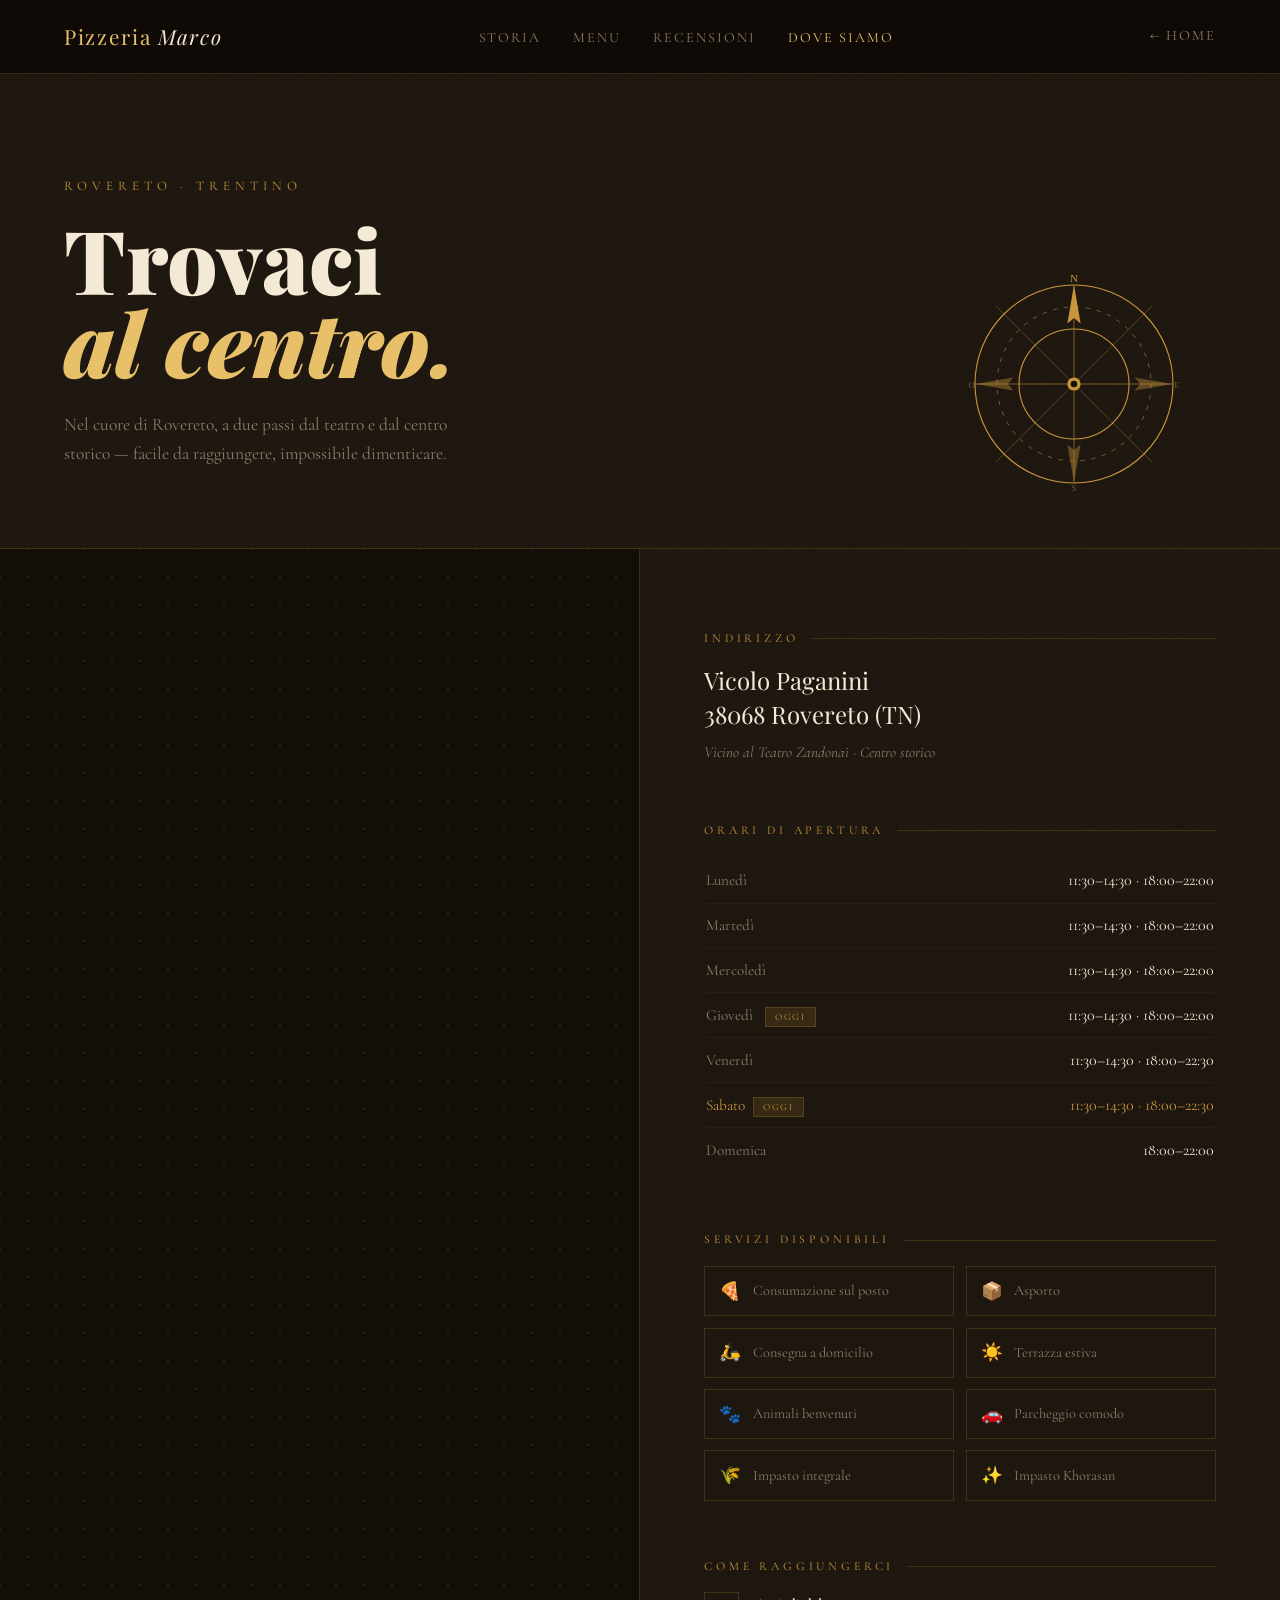
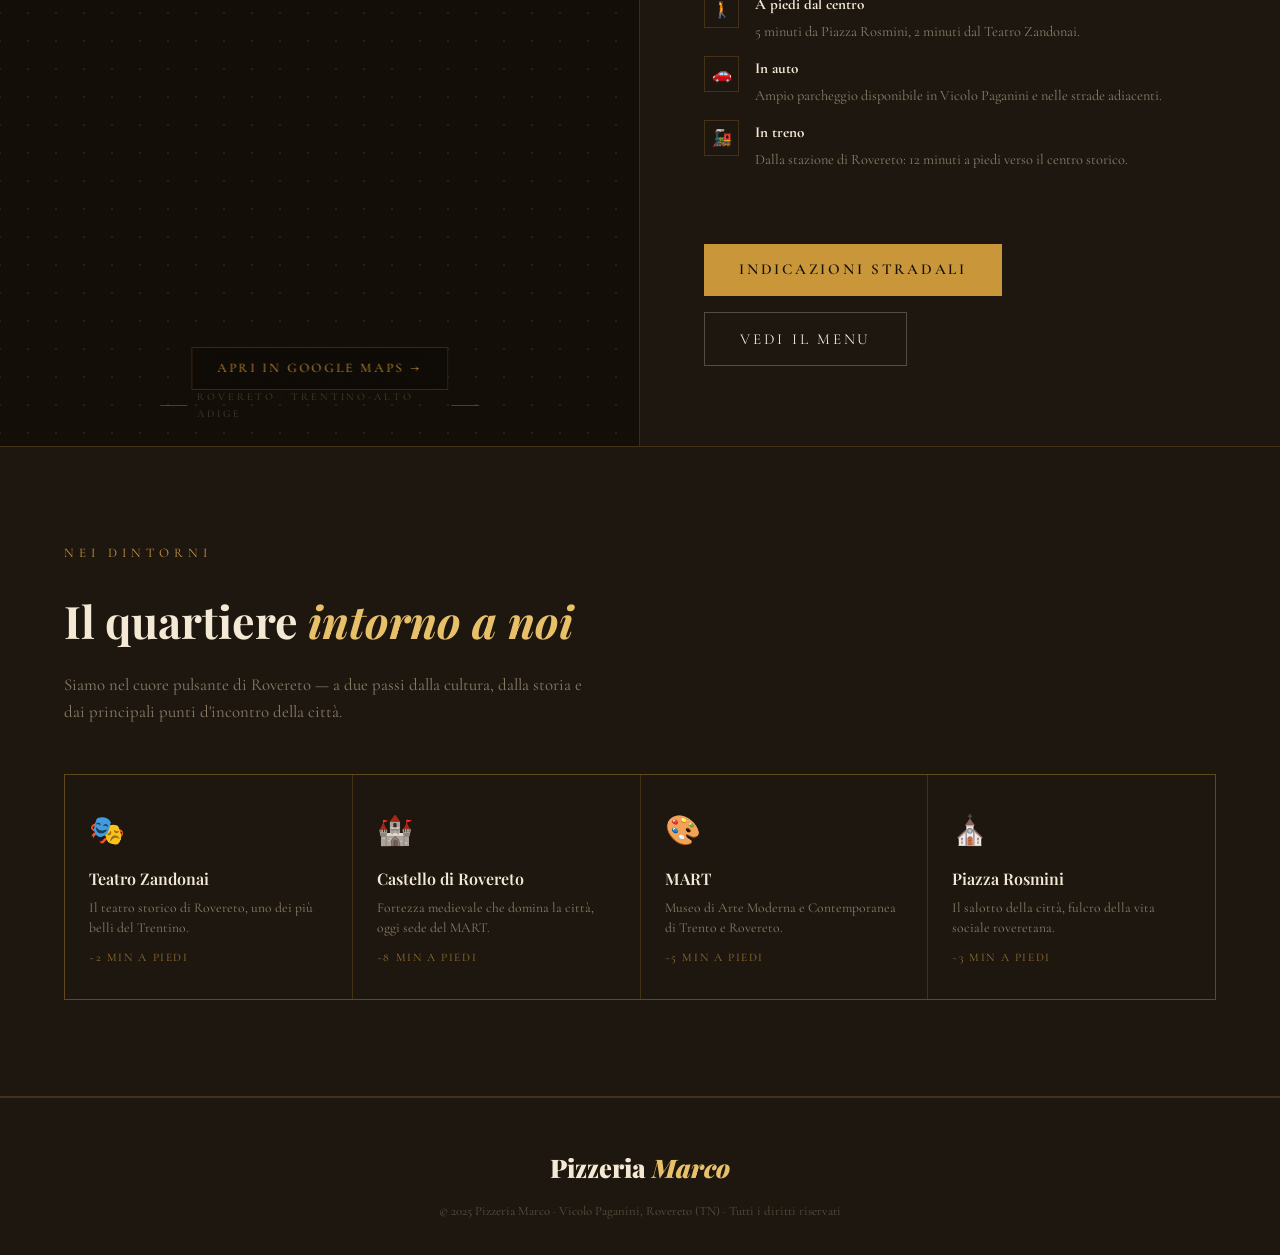
<file: pizzeria-marco-dove-siamo.html>
<!DOCTYPE html>
<html lang="it">
<head>
<meta charset="UTF-8">
<meta name="viewport" content="width=device-width, initial-scale=1.0">
<title>Dove Siamo — Pizzeria Marco, Rovereto</title>
<link rel="preconnect" href="https://fonts.googleapis.com">
<link href="https://fonts.googleapis.com/css2?family=Playfair+Display:ital,wght@0,400;0,500;0,700;0,900;1,400;1,700&family=Cormorant+Garamond:ital,wght@0,300;0,400;0,500;1,300;1,400&display=swap" rel="stylesheet">
<link rel="stylesheet" href="pizzeria-marco-responsive.css">
<style>
  :root {
    --ink:      #16100a;
    --charcoal: #1e1710;
    --deep:     #130e08;
    --cream:    #f4e9d4;
    --warm:     #ede0c4;
    --gold:     #c9973a;
    --gold-lt:  #e8c06a;
    --gold-dim: rgba(201,151,58,.18);
    --terra:    #b85c2c;
    --muted:    #8a7d68;
    --border:   rgba(201,151,58,.22);
  }

  *, *::before, *::after { margin:0; padding:0; box-sizing:border-box; }
  html { scroll-behavior:smooth; }

  body {
    background: var(--charcoal);
    color: var(--cream);
    font-family: 'Cormorant Garamond', serif;
    font-size: 18px;
    line-height: 1.65;
    overflow-x: hidden;
  }
  body::before {
    content:''; position:fixed; inset:0; z-index:0; pointer-events:none;
    background-image: url("data:image/svg+xml,%3Csvg viewBox='0 0 200 200' xmlns='http://www.w3.org/2000/svg'%3E%3Cfilter id='n'%3E%3CfeTurbulence type='fractalNoise' baseFrequency='.85' numOctaves='4' stitchTiles='stitch'/%3E%3C/filter%3E%3Crect width='100%25' height='100%25' filter='url(%23n)' opacity='.04'/%3E%3C/svg%3E");
    opacity:.4;
  }

  /* NAV */
  nav {
    position:fixed; top:0; left:0; right:0; z-index:100;
    display:flex; align-items:center; justify-content:space-between;
    padding:1.2rem 4rem;
    background:rgba(16,11,7,.97);
    backdrop-filter:blur(12px);
    border-bottom:1px solid var(--border);
  }
  .nav-logo {
    font-family:'Playfair Display',serif; font-size:1.3rem;
    letter-spacing:.08em; color:var(--gold-lt); text-decoration:none;
  }
  .nav-logo span { font-style:italic; color:var(--cream); }
  .nav-links { display:flex; gap:2rem; list-style:none; }
  .nav-links a {
    font-size:.88rem; letter-spacing:.14em; text-transform:uppercase;
    color:var(--muted); text-decoration:none; transition:color .2s;
  }
  .nav-links a:hover, .nav-links a.active { color:var(--gold-lt); }
  .nav-back {
    font-family:'Cormorant Garamond',serif;
    font-size:.9rem; letter-spacing:.14em; text-transform:uppercase;
    color:var(--muted); text-decoration:none; transition:color .2s;
  }
  .nav-back:hover { color:var(--gold); }

  /* PAGE HERO */
  .page-hero {
    position:relative; z-index:1;
    padding:11rem 4rem 5rem;
    border-bottom:1px solid var(--border);
    overflow:hidden;
  }
  .page-hero-inner { max-width:580px; }
  .eyebrow {
    font-size:.82rem; letter-spacing:.38em; text-transform:uppercase;
    color:var(--gold); margin-bottom:1.2rem; display:block;
    opacity:0; animation:fadeUp .7s .1s forwards;
  }
  .page-title {
    font-family:'Playfair Display',serif;
    font-size:clamp(3rem,7vw,5.5rem);
    font-weight:900; line-height:.95; color:var(--cream);
    opacity:0; animation:fadeUp .8s .25s forwards;
  }
  .page-title em { display:block; font-style:italic; color:var(--gold-lt); }
  .page-sub {
    margin-top:1.6rem; font-size:1.1rem; color:var(--muted); max-width:420px;
    opacity:0; animation:fadeUp .8s .4s forwards;
  }
  /* Decorative compass in hero */
  .hero-compass {
    position:absolute; right:6rem; top:50%; transform:translateY(-50%);
    width:220px; height:220px; opacity:.06;
    pointer-events:none;
    opacity:0; animation:fadeUp 1s .6s forwards;
  }

  /* MAIN LAYOUT */
  .main-wrap {
    position:relative; z-index:1;
    display:grid; grid-template-columns:1fr 1fr;
    min-height:80vh;
    border-bottom:1px solid var(--border);
  }

  /* ── STYLED MAP ── */
  .map-panel {
    position:relative; overflow:hidden;
    background:var(--deep);
    border-right:1px solid var(--border);
  }

  /* Subtle dot-grid background for the map area */
  .map-panel::before {
    content:''; position:absolute; inset:0;
    background-image: radial-gradient(circle, rgba(201,151,58,.14) 1px, transparent 1px);
    background-size:28px 28px;
    background-position:14px 14px;
    pointer-events:none;
  }

  .map-svg-wrap {
    position:relative; width:100%; height:100%; min-height:600px;
  }

  /* Remove SVG-specific rule that no longer applies */

  /* Map watermark label */
  .map-watermark {
    position:absolute; bottom:1.5rem; left:50%; transform:translateX(-50%);
    font-size:.65rem; letter-spacing:.28em; text-transform:uppercase;
    color:var(--muted); opacity:.45;
    display:flex; align-items:center; gap:.6rem;
  }
  .map-watermark::before, .map-watermark::after {
    content:''; width:30px; height:1px; background:currentColor;
  }

  /* Map corner ornament */
  .map-corner {
    position:absolute; top:1.2rem; right:1.2rem;
    width:60px; height:60px; opacity:.25;
  }

  /* Open Maps button on map */
  .map-open-btn {
    position:absolute; bottom:3.5rem; left:50%; transform:translateX(-50%);
    font-family:'Cormorant Garamond',serif;
    font-size:.82rem; letter-spacing:.2em; text-transform:uppercase;
    color:var(--gold); text-decoration:none;
    background:rgba(16,11,7,.85); border:1px solid var(--border);
    padding:.6rem 1.6rem;
    backdrop-filter:blur(8px);
    transition:border-color .2s, background .2s;
    white-space:nowrap;
  }
  .map-open-btn:hover { border-color:var(--gold); background:rgba(201,151,58,.1); }

  /* ── INFO PANEL ── */
  .info-panel {
    padding:5rem 4rem;
    display:flex; flex-direction:column; gap:3.5rem;
  }

  .info-block {}
  .info-block-label {
    font-size:.75rem; letter-spacing:.32em; text-transform:uppercase;
    color:var(--gold); margin-bottom:1rem; display:flex; align-items:center; gap:.8rem;
  }
  .info-block-label::after { content:''; flex:1; height:1px; background:var(--border); }

  .info-address {
    font-family:'Playfair Display',serif;
    font-size:1.5rem; line-height:1.4; color:var(--cream);
  }
  .info-address-sub {
    font-size:.95rem; color:var(--muted); margin-top:.5rem; font-style:italic;
  }

  /* Hours table */
  .hours-table { width:100%; }
  .hours-row {
    display:flex; justify-content:space-between; align-items:center;
    padding:.55rem 0; border-bottom:1px solid rgba(201,151,58,.07);
    font-size:1rem;
  }
  .hours-row:last-child { border-bottom:none; }
  .hours-row .day { color:var(--muted); font-size:.95rem; }
  .hours-row .time { color:var(--cream); }
  .hours-row.today .day,
  .hours-row.today .time { color:var(--gold); }
  .today-badge {
    font-size:.6rem; letter-spacing:.18em; text-transform:uppercase;
    background:rgba(201,151,58,.15); color:var(--gold);
    padding:.2rem .55rem; border:1px solid var(--border); margin-left:.5rem;
  }
  .hours-row.closed .time { color:var(--muted); opacity:.5; }

  /* Services */
  .services-grid {
    display:grid; grid-template-columns:1fr 1fr; gap:.7rem;
  }
  .service-item {
    display:flex; align-items:center; gap:.7rem;
    font-size:.9rem; color:var(--muted); padding:.6rem .9rem;
    border:1px solid var(--border);
    transition:border-color .2s, color .2s;
  }
  .service-item:hover { border-color:rgba(201,151,58,.4); color:var(--cream); }
  .service-icon { font-size:1.1rem; flex-shrink:0; }

  /* Transport */
  .transport-list { display:flex; flex-direction:column; gap:.8rem; }
  .transport-item {
    display:flex; gap:1rem; align-items:flex-start;
  }
  .transport-icon {
    width:2.2rem; height:2.2rem; border:1px solid var(--border);
    display:flex; align-items:center; justify-content:center;
    font-size:1rem; flex-shrink:0; color:var(--gold);
  }
  .transport-text { font-size:.9rem; color:var(--muted); }
  .transport-text strong { display:block; color:var(--cream); font-size:.95rem; margin-bottom:.15rem; }

  /* CTA buttons */
  .cta-row { display:flex; gap:1rem; flex-wrap:wrap; padding-top:1rem; }
  .btn-primary {
    font-family:'Cormorant Garamond',serif;
    font-size:.95rem; letter-spacing:.18em; text-transform:uppercase; font-weight:600;
    background:var(--gold); color:var(--ink);
    border:none; padding:.85rem 2.2rem; cursor:pointer;
    text-decoration:none; display:inline-block;
    transition:background .2s, transform .15s, box-shadow .2s;
  }
  .btn-primary:hover { background:var(--gold-lt); transform:translateY(-2px); box-shadow:0 8px 28px rgba(201,151,58,.3); }
  .btn-outline {
    font-family:'Cormorant Garamond',serif;
    font-size:.95rem; letter-spacing:.18em; text-transform:uppercase;
    background:transparent; color:var(--cream);
    border:1px solid rgba(244,233,212,.25); padding:.85rem 2.2rem;
    text-decoration:none; display:inline-block;
    transition:border-color .2s, color .2s;
  }
  .btn-outline:hover { border-color:var(--gold); color:var(--gold); }

  /* ── NEIGHBOURHOOD ── */
  .neighbourhood {
    position:relative; z-index:1;
    padding:6rem 4rem;
    border-bottom:1px solid var(--border);
  }
  .neighbourhood h2 {
    font-family:'Playfair Display',serif;
    font-size:clamp(1.8rem,3.5vw,2.8rem); font-weight:700; color:var(--cream);
    margin-bottom:.8rem;
  }
  .neighbourhood h2 em { font-style:italic; color:var(--gold-lt); }
  .neighbourhood-sub { font-size:1.05rem; color:var(--muted); max-width:520px; margin-bottom:3rem; }
  .poi-grid {
    display:grid; grid-template-columns:repeat(4,1fr); gap:1px;
    background:var(--border); border:1px solid var(--border);
  }
  .poi-item {
    background:var(--charcoal); padding:2rem 1.5rem;
    transition:background .25s;
  }
  .poi-item:hover { background:#221810; }
  .poi-emoji { font-size:1.8rem; margin-bottom:.7rem; display:block; }
  .poi-name {
    font-family:'Playfair Display',serif;
    font-size:1rem; font-weight:600; color:var(--cream); margin-bottom:.35rem;
  }
  .poi-desc { font-size:.85rem; color:var(--muted); line-height:1.45; }
  .poi-dist {
    margin-top:.7rem; font-size:.72rem; letter-spacing:.14em; text-transform:uppercase;
    color:var(--gold); opacity:.7;
  }

  /* FOOTER */
  footer {
    position:relative; z-index:1;
    border-top:1px solid var(--border);
    padding:3rem 0 2rem; text-align:center;
  }
  .footer-logo {
    font-family:'Playfair Display',serif; font-size:1.6rem; font-weight:900;
    color:var(--cream); margin-bottom:.4rem;
  }
  .footer-logo em { font-style:italic; color:var(--gold-lt); }
  .footer-copy { font-size:.8rem; color:var(--muted); opacity:.55; margin-top:.8rem; }

  @keyframes fadeUp {
    from { opacity:0; transform:translateY(20px); }
    to   { opacity:1; transform:translateY(0); }
  }
  .reveal { opacity:0; transform:translateY(24px); transition: opacity .7s ease, transform .7s ease; }
  .reveal.visible { opacity:1; transform:translateY(0); }

  @media(max-width:900px){
    nav { padding:1rem 1.5rem; }
    .nav-links { display:none; }
    .page-hero { padding:9rem 1.5rem 3.5rem; }
    .hero-compass { display:none; }
    .main-wrap { grid-template-columns:1fr; }
    .map-panel { border-right:none; border-bottom:1px solid var(--border); }
    .map-svg-wrap { min-height:400px; }
    .info-panel { padding:3rem 1.5rem; }
    .neighbourhood { padding:4rem 1.5rem; }
    .poi-grid { grid-template-columns:1fr 1fr; }
    .services-grid { grid-template-columns:1fr; }
  }
</style>
</head>
<body>

<!-- NAV -->
<nav>
  <a href="pizzeria-marco.html" class="nav-logo">Pizzeria <span>Marco</span></a>
  <ul class="nav-links">
    <li><a href="pizzeria-marco.html#about">Storia</a></li>
    <li><a href="pizzeria-marco-menu.html">Menu</a></li>
    <li><a href="pizzeria-marco-recensioni.html">Recensioni</a></li>
    <li><a href="#" class="active">Dove siamo</a></li>
  </ul>
  <a href="pizzeria-marco.html" class="nav-back">← Home</a>
  <button class="nav-hamburger" id="navHamburger" aria-label="Apri menu" aria-expanded="false">
    <span></span><span></span><span></span>
  </button>
</nav>

<!-- HERO -->
<section class="page-hero">
  <div class="page-hero-inner">
    <span class="eyebrow">Rovereto · Trentino</span>
    <h1 class="page-title">Trovaci<em>al centro.</em></h1>
    <p class="page-sub">Nel cuore di Rovereto, a due passi dal teatro e dal centro storico — facile da raggiungere, impossibile dimenticare.</p>
  </div>
  <!-- Decorative compass rose -->
  <svg class="hero-compass" viewBox="0 0 200 200" xmlns="http://www.w3.org/2000/svg">
    <circle cx="100" cy="100" r="90" fill="none" stroke="#c9973a" stroke-width="1"/>
    <circle cx="100" cy="100" r="70" fill="none" stroke="#c9973a" stroke-width=".5" stroke-dasharray="4,6"/>
    <circle cx="100" cy="100" r="50" fill="none" stroke="#c9973a" stroke-width="1"/>
    <line x1="100" y1="10" x2="100" y2="190" stroke="#c9973a" stroke-width=".5"/>
    <line x1="10" y1="100" x2="190" y2="100" stroke="#c9973a" stroke-width=".5"/>
    <line x1="29" y1="29" x2="171" y2="171" stroke="#c9973a" stroke-width=".3"/>
    <line x1="171" y1="29" x2="29" y2="171" stroke="#c9973a" stroke-width=".3"/>
    <polygon points="100,10 94,45 100,40 106,45" fill="#c9973a"/>
    <polygon points="100,190 94,155 100,160 106,155" fill="#c9973a" opacity=".4"/>
    <polygon points="10,100 45,94 40,100 45,106" fill="#c9973a" opacity=".4"/>
    <polygon points="190,100 155,94 160,100 155,106" fill="#c9973a" opacity=".4"/>
    <text x="100" y="7" text-anchor="middle" fill="#c9973a" font-size="10" font-family="serif">N</text>
    <text x="100" y="197" text-anchor="middle" fill="#c9973a" font-size="8" font-family="serif" opacity=".5">S</text>
    <text x="196" y="104" text-anchor="end" fill="#c9973a" font-size="8" font-family="serif" opacity=".5">E</text>
    <text x="4" y="104" text-anchor="start" fill="#c9973a" font-size="8" font-family="serif" opacity=".5">O</text>
    <circle cx="100" cy="100" r="6" fill="#c9973a"/>
    <circle cx="100" cy="100" r="3" fill="#16100a"/>
  </svg>
</section>

<!-- MAIN: MAP + INFO -->
<div class="main-wrap">

  <!-- GOOGLE MAPS -->
  <div class="map-panel">
    <div class="map-svg-wrap" style="padding:0; position:relative; overflow:hidden;">
      <iframe
        src="https://maps.google.com/maps?q=Pizzeria+Marco,+Vicolo+Paganini,+Rovereto+TN,+Italy&output=embed&z=16"
        width="100%"
        height="100%"
        style="position:absolute; inset:0; width:100%; height:100%; border:0; display:block; filter: saturate(.7) contrast(1.05) brightness(.88) hue-rotate(180deg);"
        allowfullscreen=""
        loading="lazy"
        referrerpolicy="no-referrer-when-downgrade"
        title="Pizzeria Marco — Vicolo Paganini, Rovereto"
      ></iframe>
    </div>

    <a href="https://maps.google.com/?q=Pizzeria+Marco+Rovereto+Vicolo+Paganini" target="_blank" class="map-open-btn">
      Apri in Google Maps →
    </a>

    <div class="map-watermark">Rovereto · Trentino-Alto Adige</div>
  </div>


  <!-- INFO PANEL -->
  <div class="info-panel reveal">

    <div class="info-block">
      <div class="info-block-label">Indirizzo</div>
      <div class="info-address">Vicolo Paganini<br>38068 Rovereto (TN)</div>
      <div class="info-address-sub">Vicino al Teatro Zandonai · Centro storico</div>
    </div>

    <div class="info-block">
      <div class="info-block-label">Orari di apertura</div>
      <table class="hours-table">
        <tr class="hours-row"><td class="day">Lunedì</td><td class="time">11:30–14:30 · 18:00–22:00</td></tr>
        <tr class="hours-row"><td class="day">Martedì</td><td class="time">11:30–14:30 · 18:00–22:00</td></tr>
        <tr class="hours-row"><td class="day">Mercoledì</td><td class="time">11:30–14:30 · 18:00–22:00</td></tr>
        <tr class="hours-row today"><td class="day">Giovedì <span class="today-badge">oggi</span></td><td class="time">11:30–14:30 · 18:00–22:00</td></tr>
        <tr class="hours-row"><td class="day">Venerdì</td><td class="time">11:30–14:30 · 18:00–22:30</td></tr>
        <tr class="hours-row"><td class="day">Sabato</td><td class="time">11:30–14:30 · 18:00–22:30</td></tr>
        <tr class="hours-row"><td class="day">Domenica</td><td class="time">18:00–22:00</td></tr>
      </table>
    </div>

    <div class="info-block">
      <div class="info-block-label">Servizi disponibili</div>
      <div class="services-grid">
        <div class="service-item"><span class="service-icon">🍕</span>Consumazione sul posto</div>
        <div class="service-item"><span class="service-icon">📦</span>Asporto</div>
        <div class="service-item"><span class="service-icon">🛵</span>Consegna a domicilio</div>
        <div class="service-item"><span class="service-icon">☀️</span>Terrazza estiva</div>
        <div class="service-item"><span class="service-icon">🐾</span>Animali benvenuti</div>
        <div class="service-item"><span class="service-icon">🚗</span>Parcheggio comodo</div>
        <div class="service-item"><span class="service-icon">🌾</span>Impasto integrale</div>
        <div class="service-item"><span class="service-icon">✨</span>Impasto Khorasan</div>
      </div>
    </div>

    <div class="info-block">
      <div class="info-block-label">Come raggiungerci</div>
      <div class="transport-list">
        <div class="transport-item">
          <div class="transport-icon">🚶</div>
          <div class="transport-text">
            <strong>A piedi dal centro</strong>
            5 minuti da Piazza Rosmini, 2 minuti dal Teatro Zandonai.
          </div>
        </div>
        <div class="transport-item">
          <div class="transport-icon">🚗</div>
          <div class="transport-text">
            <strong>In auto</strong>
            Ampio parcheggio disponibile in Vicolo Paganini e nelle strade adiacenti.
          </div>
        </div>
        <div class="transport-item">
          <div class="transport-icon">🚂</div>
          <div class="transport-text">
            <strong>In treno</strong>
            Dalla stazione di Rovereto: 12 minuti a piedi verso il centro storico.
          </div>
        </div>
      </div>
    </div>

    <div class="cta-row">
      <a href="https://maps.google.com/?q=Pizzeria+Marco+Rovereto" target="_blank" class="btn-primary">Indicazioni stradali</a>
      <a href="pizzeria-marco-menu.html" class="btn-outline">Vedi il menu</a>
    </div>

  </div>
</div>

<!-- NEIGHBOURHOOD -->
<section class="neighbourhood">
  <span class="eyebrow reveal">Nei dintorni</span>
  <h2 class="reveal">Il quartiere <em>intorno a noi</em></h2>
  <p class="neighbourhood-sub reveal">Siamo nel cuore pulsante di Rovereto — a due passi dalla cultura, dalla storia e dai principali punti d'incontro della città.</p>
  <div class="poi-grid reveal">
    <div class="poi-item">
      <span class="poi-emoji">🎭</span>
      <div class="poi-name">Teatro Zandonai</div>
      <div class="poi-desc">Il teatro storico di Rovereto, uno dei più belli del Trentino.</div>
      <div class="poi-dist">~2 min a piedi</div>
    </div>
    <div class="poi-item">
      <span class="poi-emoji">🏰</span>
      <div class="poi-name">Castello di Rovereto</div>
      <div class="poi-desc">Fortezza medievale che domina la città, oggi sede del MART.</div>
      <div class="poi-dist">~8 min a piedi</div>
    </div>
    <div class="poi-item">
      <span class="poi-emoji">🎨</span>
      <div class="poi-name">MART</div>
      <div class="poi-desc">Museo di Arte Moderna e Contemporanea di Trento e Rovereto.</div>
      <div class="poi-dist">~5 min a piedi</div>
    </div>
    <div class="poi-item">
      <span class="poi-emoji">⛪</span>
      <div class="poi-name">Piazza Rosmini</div>
      <div class="poi-desc">Il salotto della città, fulcro della vita sociale roveretana.</div>
      <div class="poi-dist">~3 min a piedi</div>
    </div>
  </div>
</section>

<!-- FOOTER -->
<footer>
  <div class="footer-logo">Pizzeria <em>Marco</em></div>
  <div class="footer-copy">© 2025 Pizzeria Marco · Vicolo Paganini, Rovereto (TN) · Tutti i diritti riservati</div>
</footer>

<script>
  // "Oggi" highlight based on actual day
  const days = document.querySelectorAll('.hours-row');
  const todayIdx = new Date().getDay(); // 0=Sun, 1=Mon...
  const map = {1:0, 2:1, 3:2, 4:3, 5:4, 6:5, 0:6};
  days.forEach((row,i) => row.classList.remove('today'));
  if(days[map[todayIdx]]) {
    const targetRow = days[map[todayIdx]];
    targetRow.classList.add('today');
    const badge = targetRow.querySelector('.today-badge');
    if(!badge){
      const dayCell = targetRow.querySelector('.day');
      const b = document.createElement('span');
      b.className = 'today-badge'; b.textContent = 'oggi';
      dayCell.appendChild(b);
    }
  }

  // Scroll reveal
  const reveals = document.querySelectorAll('.reveal');
  const obs = new IntersectionObserver(entries => {
    entries.forEach(e => {
      if(e.isIntersecting){ e.target.classList.add('visible'); obs.unobserve(e.target); }
    });
  }, { threshold:.1 });
  reveals.forEach(el => obs.observe(el));

  // Hamburger nav
  const navEl = document.querySelector('nav');
  document.getElementById('navHamburger').addEventListener('click', function() {
    const open = navEl.classList.toggle('nav-open');
    this.setAttribute('aria-expanded', open);
  });
  document.addEventListener('click', e => {
    if (!navEl.contains(e.target)) navEl.classList.remove('nav-open');
  });
</script>
</body>
</html>
</file>
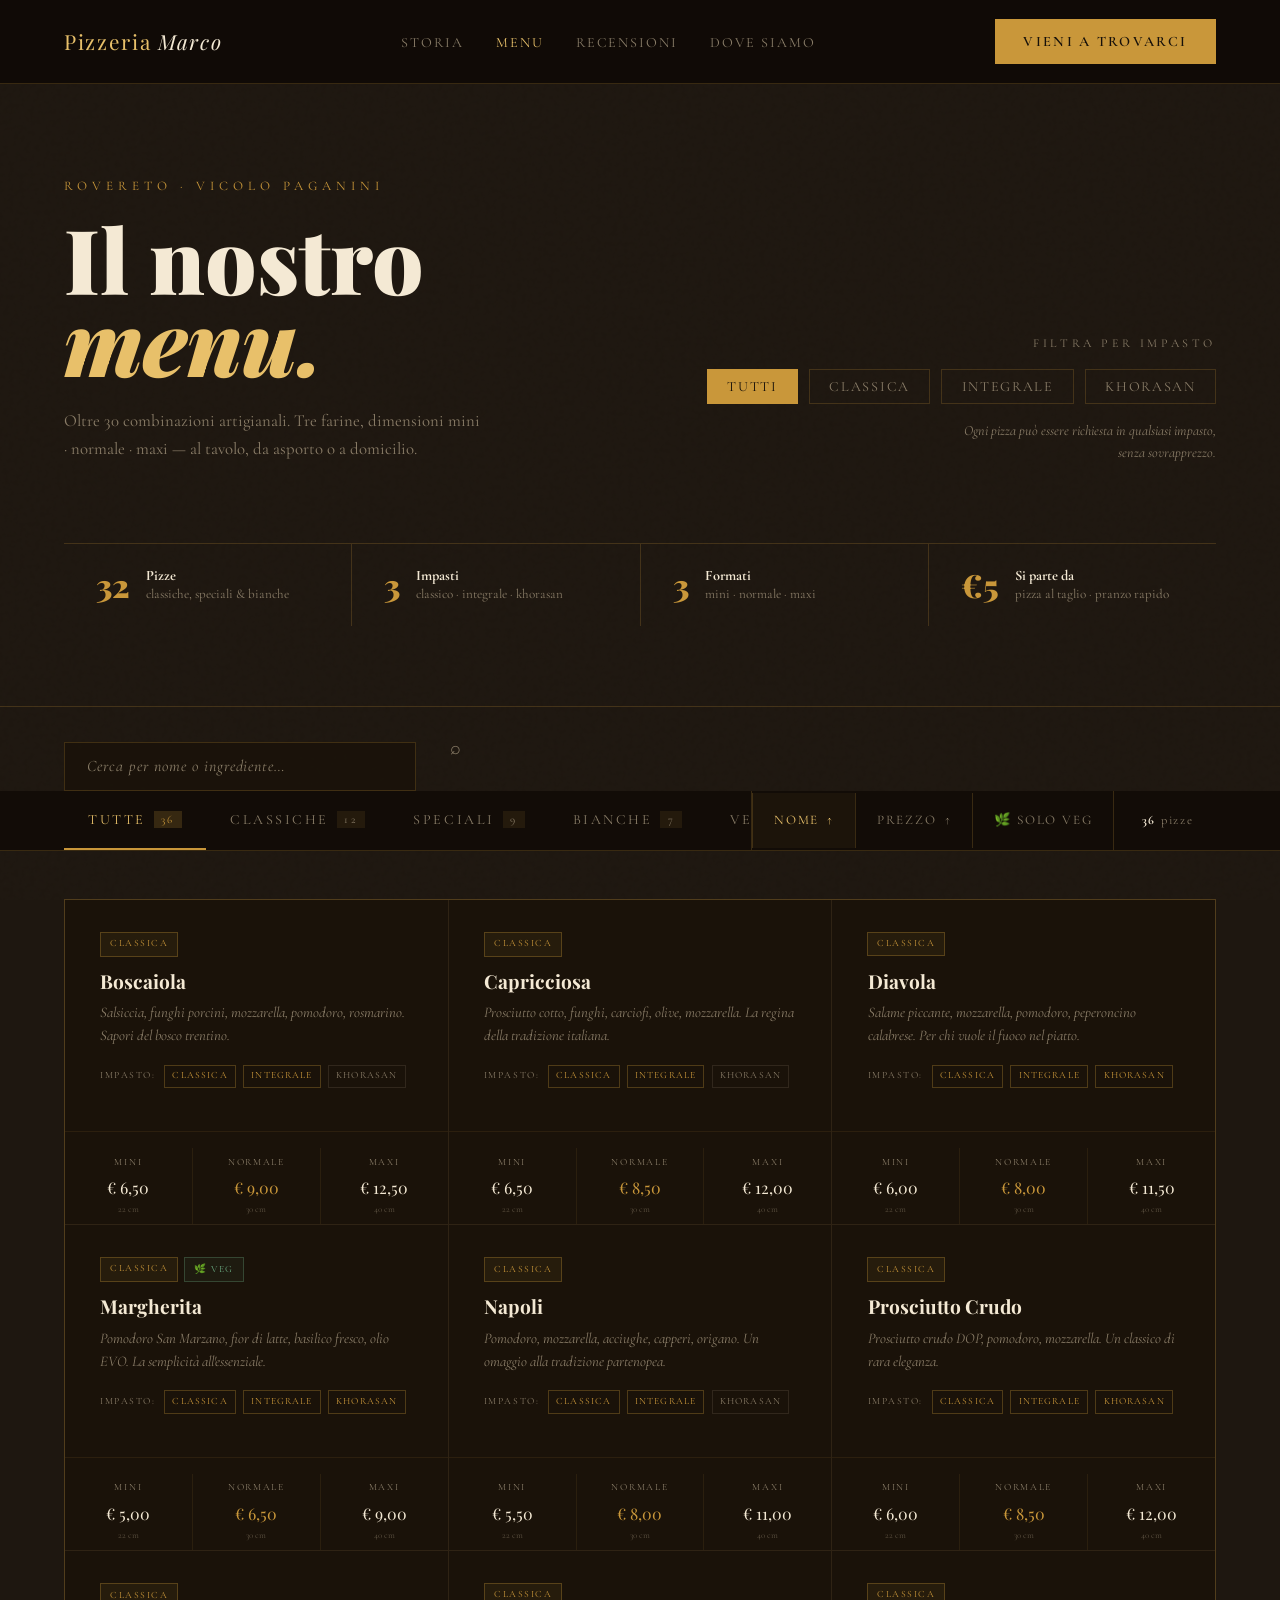
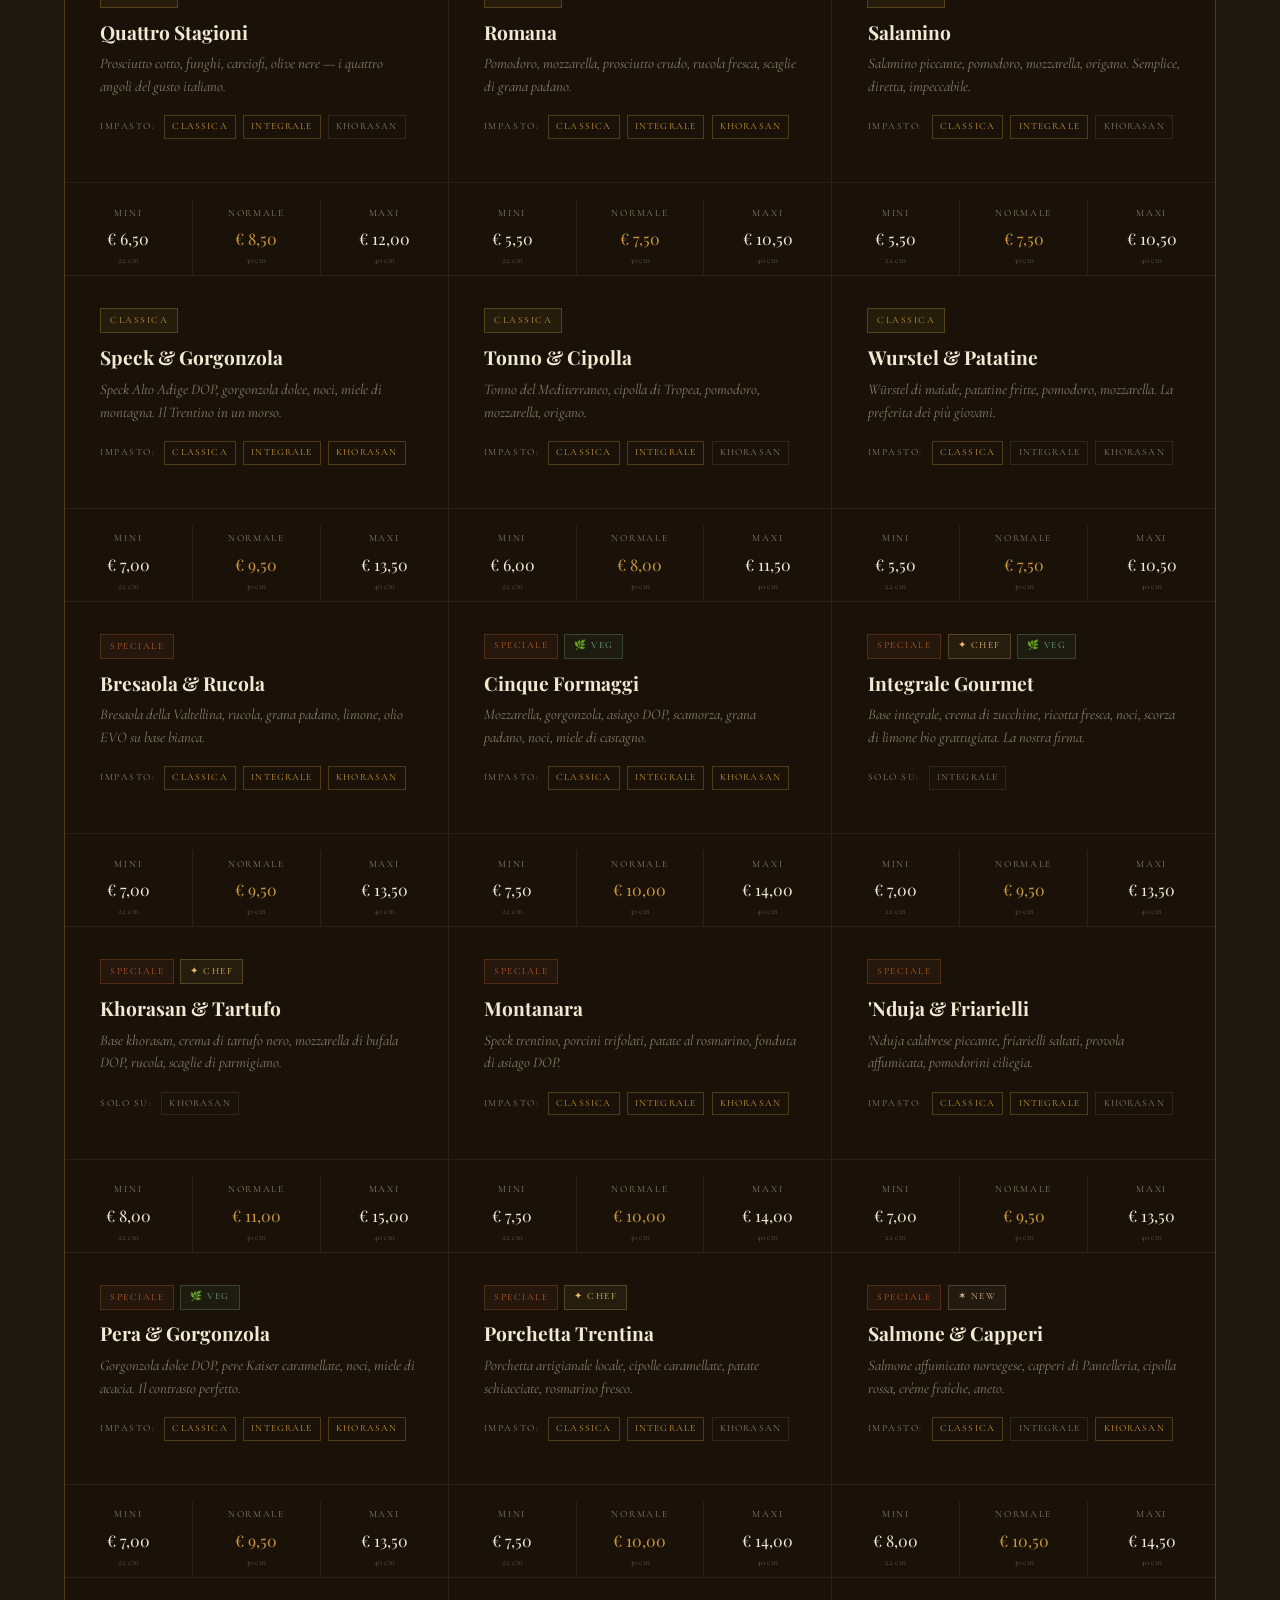
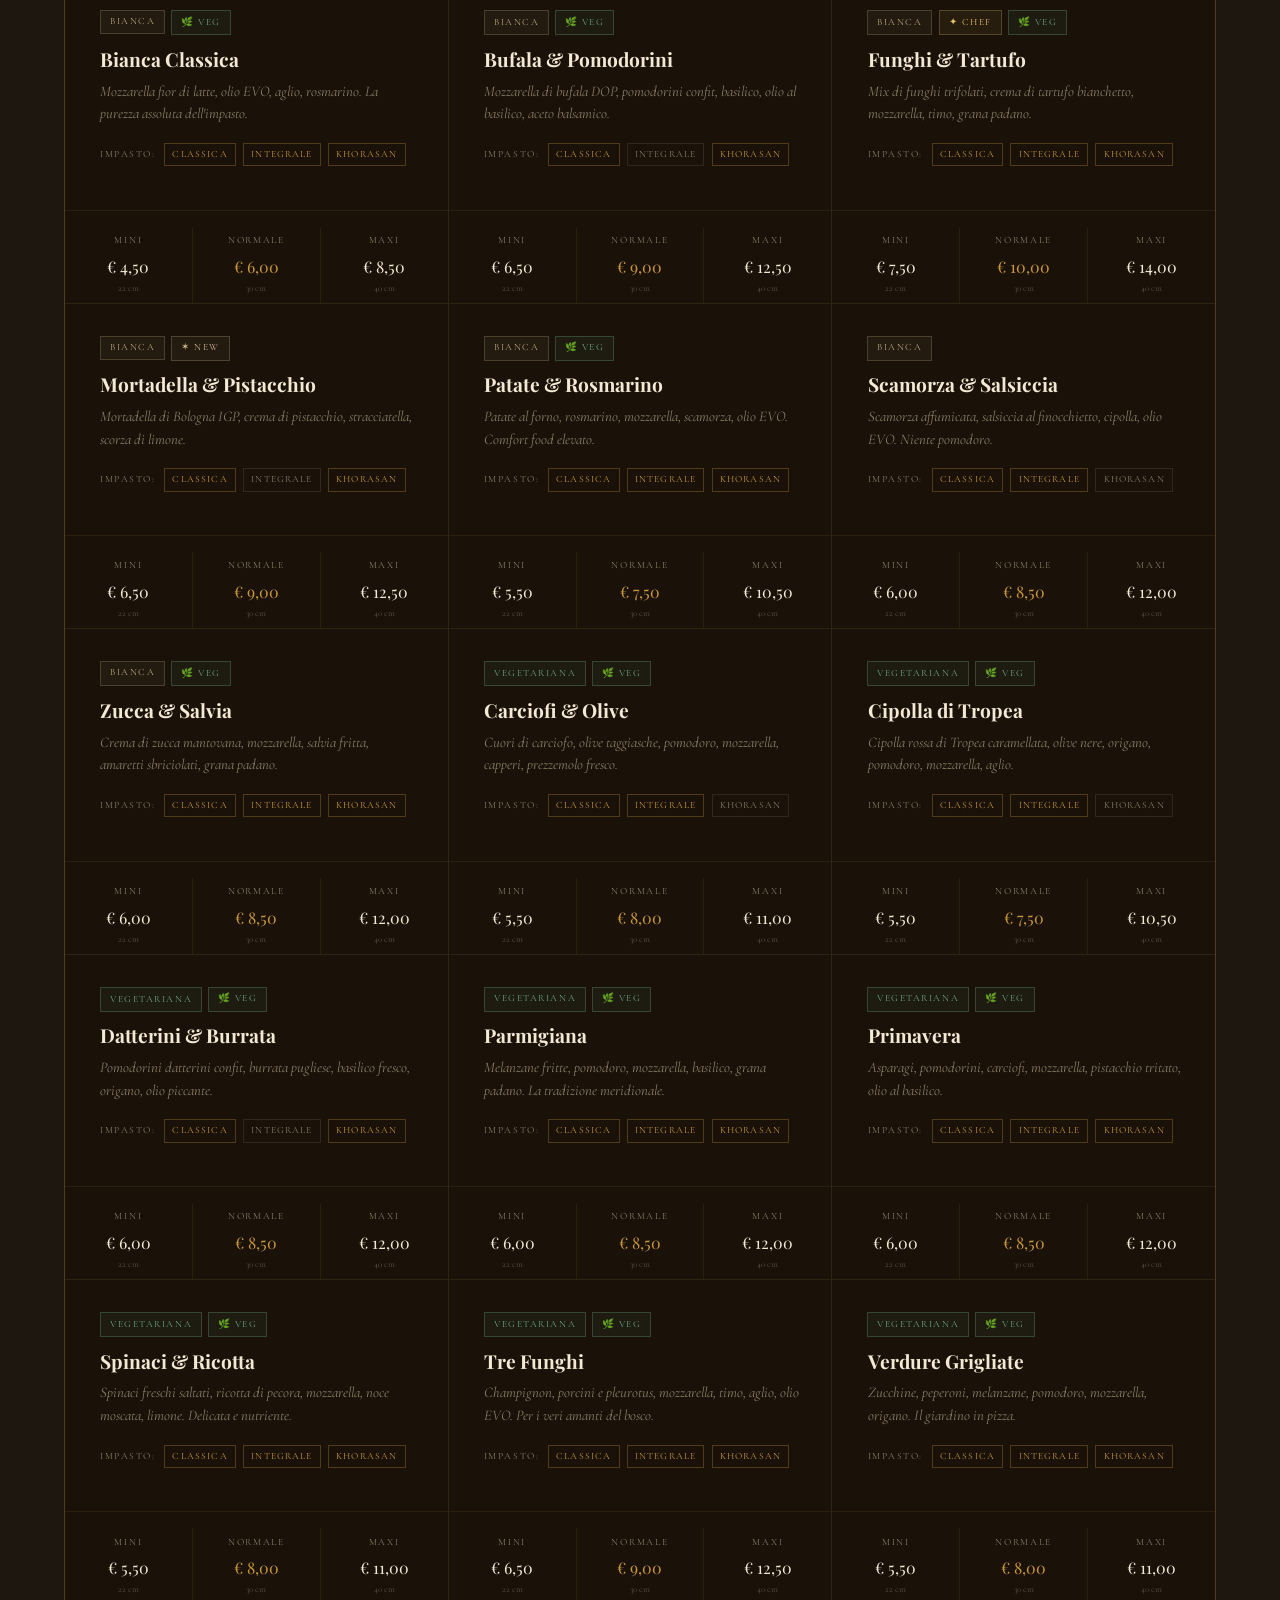
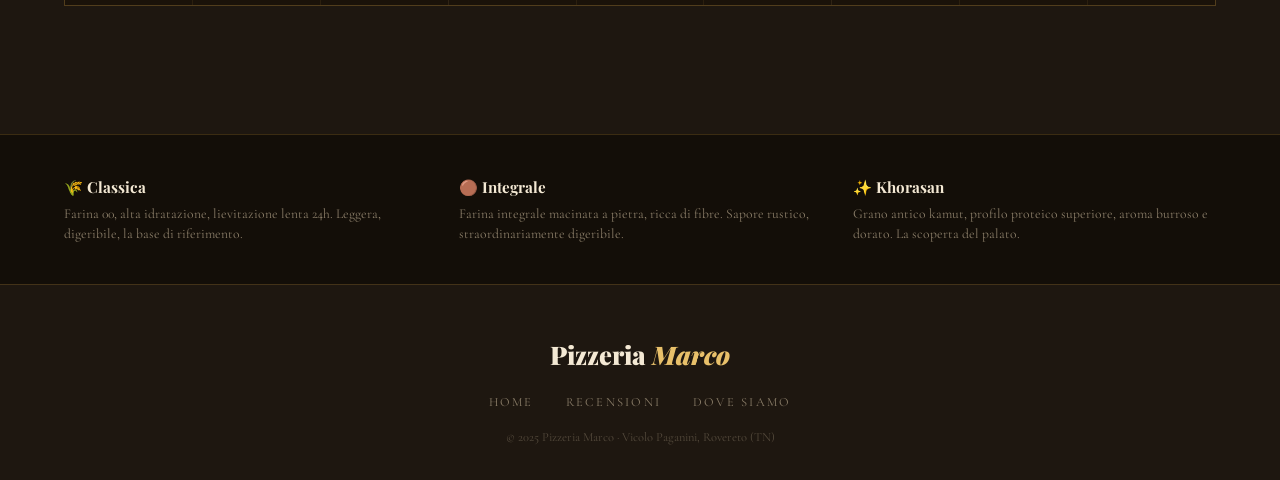
<file: pizzeria-marco-menu.html>
<!DOCTYPE html>
<html lang="it">
<head>
<meta charset="UTF-8">
<meta name="viewport" content="width=device-width, initial-scale=1.0">
<title>Menu — Pizzeria Marco, Rovereto</title>
<link rel="preconnect" href="https://fonts.googleapis.com">
<link href="https://fonts.googleapis.com/css2?family=Playfair+Display:ital,wght@0,400;0,500;0,700;0,900;1,400;1,700&family=Cormorant+Garamond:ital,wght@0,300;0,400;0,500;1,300;1,400&display=swap" rel="stylesheet">
<link rel="stylesheet" href="pizzeria-marco-responsive.css">
<style>
  :root {
    --ink:      #16100a;
    --charcoal: #1e1710;
    --deep:     #130e08;
    --panel:    #1a1209;
    --cream:    #f4e9d4;
    --warm:     #ede0c4;
    --gold:     #c9973a;
    --gold-lt:  #e8c06a;
    --terra:    #b85c2c;
    --green:    #4a7c5a;
    --muted:    #8a7d68;
    --border:   rgba(201,151,58,.22);
    --border-s: rgba(201,151,58,.1);
  }

  *, *::before, *::after { margin:0; padding:0; box-sizing:border-box; }
  html { scroll-behavior:smooth; }

  body {
    background: var(--charcoal);
    color: var(--cream);
    font-family: 'Cormorant Garamond', serif;
    font-size: 18px;
    line-height: 1.65;
    overflow-x: hidden;
  }
  body::before {
    content:''; position:fixed; inset:0; z-index:0; pointer-events:none;
    background-image: url("data:image/svg+xml,%3Csvg viewBox='0 0 200 200' xmlns='http://www.w3.org/2000/svg'%3E%3Cfilter id='n'%3E%3CfeTurbulence type='fractalNoise' baseFrequency='.85' numOctaves='4' stitchTiles='stitch'/%3E%3C/filter%3E%3Crect width='100%25' height='100%25' filter='url(%23n)' opacity='.04'/%3E%3C/svg%3E");
    opacity:.4;
  }

  nav {
    position:fixed; top:0; left:0; right:0; z-index:100;
    display:flex; align-items:center; justify-content:space-between;
    padding:1.2rem 4rem;
    background:rgba(16,11,7,.97);
    backdrop-filter:blur(12px);
    border-bottom:1px solid var(--border);
  }
  .nav-logo { font-family:'Playfair Display',serif; font-size:1.3rem; letter-spacing:.08em; color:var(--gold-lt); text-decoration:none; }
  .nav-logo span { font-style:italic; color:var(--cream); }
  .nav-links { display:flex; gap:2rem; list-style:none; }
  .nav-links a { font-size:.88rem; letter-spacing:.14em; text-transform:uppercase; color:var(--muted); text-decoration:none; transition:color .2s; }
  .nav-links a:hover, .nav-links a.active { color:var(--gold-lt); }
  .nav-cta { font-family:'Cormorant Garamond',serif; font-size:.9rem; letter-spacing:.16em; text-transform:uppercase; background:var(--gold); color:var(--ink); border:none; padding:.65rem 1.8rem; cursor:pointer; font-weight:600; text-decoration:none; display:inline-block; transition:background .2s; }
  .nav-cta:hover { background:var(--gold-lt); }

  /* PAGE HERO */
  .page-hero {
    position:relative; z-index:1;
    padding:11rem 4rem 5rem;
    border-bottom:1px solid var(--border);
    overflow:hidden;
    display:grid; grid-template-columns:1fr 1fr; gap:4rem; align-items:end;
  }
  .eyebrow { font-size:.82rem; letter-spacing:.38em; text-transform:uppercase; color:var(--gold); margin-bottom:1.2rem; display:block; opacity:0; animation:fadeUp .7s .1s forwards; }
  .page-title { font-family:'Playfair Display',serif; font-size:clamp(3.2rem,7vw,5.8rem); font-weight:900; line-height:.92; color:var(--cream); opacity:0; animation:fadeUp .8s .25s forwards; }
  .page-title em { display:block; font-style:italic; color:var(--gold-lt); }
  .page-sub { margin-top:1.6rem; font-size:1.05rem; color:var(--muted); max-width:420px; opacity:0; animation:fadeUp .8s .4s forwards; }

  .hero-dough-callout { display:flex; flex-direction:column; gap:1rem; align-items:flex-end; opacity:0; animation:fadeUp .9s .55s forwards; }
  .hero-dough-callout .dc-label { font-size:.75rem; letter-spacing:.3em; text-transform:uppercase; color:var(--muted); text-align:right; }
  .dough-pills { display:flex; gap:.7rem; }
  .dough-pill { font-family:'Cormorant Garamond',serif; font-size:.88rem; letter-spacing:.12em; text-transform:uppercase; border:1px solid var(--border); color:var(--muted); padding:.5rem 1.2rem; cursor:pointer; background:transparent; transition:all .2s; }
  .dough-pill:hover, .dough-pill.active { background:var(--gold); color:var(--ink); border-color:var(--gold); }
  .hero-note { font-size:.88rem; font-style:italic; color:var(--muted); text-align:right; max-width:280px; line-height:1.5; }

  .hero-stats { grid-column:1/-1; display:flex; gap:0; border-top:1px solid var(--border); margin-top:1rem; opacity:0; animation:fadeUp .8s .7s forwards; }
  .stat-item { flex:1; padding:1.4rem 2rem; border-right:1px solid var(--border); display:flex; align-items:center; gap:1rem; }
  .stat-item:last-child { border-right:none; }
  .stat-num { font-family:'Playfair Display',serif; font-size:2rem; font-weight:900; color:var(--gold); line-height:1; }
  .stat-label { font-size:.82rem; color:var(--muted); line-height:1.35; }
  .stat-label strong { display:block; color:var(--cream); font-size:.9rem; }

  /* CONTROLS BAR */
  .controls-bar {
    position:sticky; top:65px; z-index:50;
    background:rgba(18,13,8,.97); backdrop-filter:blur(14px);
    border-bottom:1px solid var(--border);
    padding:0 4rem;
    display:flex; align-items:stretch; gap:0;
  }
  .cat-tabs { display:flex; gap:0; flex:1; border-right:1px solid var(--border); overflow-x:auto; }
  .cat-tab {
    font-family:'Cormorant Garamond',serif; font-size:.88rem; letter-spacing:.18em; text-transform:uppercase;
    background:transparent; color:var(--muted); border:none; border-bottom:2px solid transparent;
    padding:1.2rem 1.5rem; cursor:pointer; transition:color .2s, border-color .2s; white-space:nowrap;
    display:flex; align-items:center; gap:.5rem;
  }
  .cat-tab:hover { color:var(--cream); }
  .cat-tab.active { color:var(--gold-lt); border-bottom-color:var(--gold); }
  .cat-tab .tab-count { font-size:.7rem; background:var(--border-s); color:var(--muted); padding:.15rem .45rem; transition:background .2s, color .2s; }
  .cat-tab.active .tab-count { background:rgba(201,151,58,.2); color:var(--gold); }

  .sort-controls { display:flex; align-items:center; gap:0; }
  .sort-btn { font-family:'Cormorant Garamond',serif; font-size:.82rem; letter-spacing:.14em; text-transform:uppercase; background:transparent; color:var(--muted); border:none; border-left:1px solid var(--border); padding:1.2rem 1.3rem; cursor:pointer; transition:color .2s, background .2s; display:flex; align-items:center; gap:.5rem; white-space:nowrap; }
  .sort-btn:hover { color:var(--cream); background:rgba(201,151,58,.04); }
  .sort-btn.active { color:var(--gold-lt); background:rgba(201,151,58,.06); }
  .sort-btn .arr { font-size:.7rem; transition:transform .2s; display:inline-block; }
  .sort-btn.desc .arr { transform:rotate(180deg); }
  .veg-btn { font-family:'Cormorant Garamond',serif; font-size:.82rem; letter-spacing:.14em; text-transform:uppercase; background:transparent; color:var(--muted); border:none; border-left:1px solid var(--border); padding:1.2rem 1.3rem; cursor:pointer; transition:color .2s; white-space:nowrap; }
  .veg-btn:hover { color:var(--cream); }
  .veg-btn.active { color:#6aaa80; }
  .results-count { font-size:.78rem; letter-spacing:.14em; color:var(--muted); border-left:1px solid var(--border); padding:1.2rem 1.4rem; display:flex; align-items:center; white-space:nowrap; }
  .results-count b { color:var(--cream); margin:0 .3rem; }

  /* SEARCH */
  .search-wrap { position:relative; z-index:1; padding:2.2rem 4rem 0; max-width:480px; opacity:0; animation:fadeUp .7s .85s forwards; }
  .search-input { width:100%; font-family:'Cormorant Garamond',serif; font-size:1rem; letter-spacing:.06em; background:rgba(26,18,9,.8); border:1px solid var(--border); color:var(--cream); padding:.85rem 3rem .85rem 1.4rem; outline:none; transition:border-color .2s; }
  .search-input::placeholder { color:var(--muted); font-style:italic; }
  .search-input:focus { border-color:rgba(201,151,58,.5); }
  .s-icon { position:absolute; right:1.2rem; top:50%; transform:translateY(-50%); color:var(--muted); pointer-events:none; }
  .s-clear { position:absolute; right:1.1rem; top:50%; transform:translateY(-50%); color:var(--muted); cursor:pointer; background:none; border:none; padding:.2rem; display:none; transition:color .2s; font-size:.9rem; }
  .s-clear:hover { color:var(--gold); }
  .search-wrap.has-value .s-icon { display:none; }
  .search-wrap.has-value .s-clear { display:block; }

  /* MENU GRID */
  .menu-area { position:relative; z-index:1; padding:3rem 4rem 8rem; }
  .menu-grid { display:grid; grid-template-columns:repeat(auto-fill,minmax(300px,1fr)); gap:1px; background:var(--border-s); border:1px solid var(--border); }

  .pizza-card {
    background:var(--panel); position:relative; overflow:hidden;
    display:flex; flex-direction:column;
    transition:background .25s;
    opacity:0; animation:cardIn .45s ease forwards;
  }
  .pizza-card:hover { background:#211709; }
  .pizza-card::before { content:''; position:absolute; left:0; top:0; bottom:0; width:3px; opacity:0; transition:opacity .25s; }
  .pizza-card:hover::before { opacity:1; }
  .pizza-card[data-cat="classiche"]::before   { background:var(--gold); }
  .pizza-card[data-cat="speciali"]::before    { background:var(--terra); }
  .pizza-card[data-cat="bianche"]::before     { background:#a89070; }
  .pizza-card[data-cat="vegetariane"]::before { background:#6aaa80; }
  .pizza-card.hidden { display:none; }

  .card-inner { padding:2rem 2rem 1.4rem 2.2rem; flex:1; display:flex; flex-direction:column; }
  .card-top { display:flex; justify-content:space-between; align-items:flex-start; margin-bottom:.8rem; }
  .card-badges { display:flex; flex-wrap:wrap; gap:.4rem; }
  .badge { font-size:.6rem; letter-spacing:.16em; text-transform:uppercase; padding:.22rem .55rem; border:1px solid; }
  .badge-classiche   { color:var(--gold);  border-color:rgba(201,151,58,.3); background:rgba(201,151,58,.07); }
  .badge-speciali    { color:var(--terra); border-color:rgba(184,92,44,.3);  background:rgba(184,92,44,.07); }
  .badge-bianche     { color:#bba880;     border-color:rgba(168,144,112,.3); background:rgba(168,144,112,.07); }
  .badge-vegetariane { color:#6aaa80;     border-color:rgba(106,170,128,.3); background:rgba(106,170,128,.06); }
  .badge-chef { color:var(--gold-lt); border-color:rgba(232,192,106,.25); background:rgba(232,192,106,.06); }
  .badge-new  { color:#d0b890;        border-color:rgba(208,184,144,.25); background:rgba(208,184,144,.05); }
  .badge-veg  { color:#6aaa80;        border-color:rgba(106,170,128,.3);  background:rgba(106,170,128,.06); }

  .card-name { font-family:'Playfair Display',serif; font-size:1.2rem; font-weight:700; color:var(--cream); line-height:1.15; }
  .card-desc { margin-top:.6rem; font-size:.92rem; font-style:italic; color:var(--muted); line-height:1.55; flex:1; }

  .card-doughs { margin-top:1.1rem; display:flex; align-items:center; gap:.45rem; flex-wrap:wrap; }
  .dough-label-sm { font-size:.6rem; letter-spacing:.16em; text-transform:uppercase; color:var(--muted); margin-right:.1rem; }
  .dough-tag { font-size:.6rem; letter-spacing:.12em; text-transform:uppercase; color:var(--muted); border:1px solid rgba(138,125,104,.2); padding:.18rem .45rem; transition:all .2s; }
  .dough-tag.avail { color:var(--gold); border-color:rgba(201,151,58,.3); }
  .dough-tag.lit   { background:var(--gold); color:var(--ink); border-color:var(--gold); }

  .card-footer { border-top:1px solid var(--border-s); margin-top:1.3rem; padding-top:1rem; display:flex; gap:0; }
  .size-col { display:flex; flex-direction:column; align-items:center; flex:1; padding:.4rem .4rem; border-right:1px solid var(--border-s); transition:background .2s; }
  .size-col:last-child { border-right:none; }
  .size-col:hover { background:rgba(201,151,58,.04); }
  .size-name  { font-size:.6rem; letter-spacing:.18em; text-transform:uppercase; color:var(--muted); margin-bottom:.3rem; }
  .size-price { font-family:'Playfair Display',serif; font-size:1rem; color:var(--cream); }
  .size-price.hi { color:var(--gold); }
  .size-cm { font-size:.56rem; color:var(--muted); opacity:.6; margin-top:.1rem; }

  /* EMPTY */
  .empty-state { grid-column:1/-1; padding:5rem 2rem; text-align:center; display:none; }
  .empty-state.on { display:block; }
  .empty-icon { font-size:2.8rem; margin-bottom:.8rem; opacity:.25; display:block; }
  .empty-title { font-family:'Playfair Display',serif; font-size:1.4rem; color:var(--cream); margin-bottom:.4rem; }
  .empty-sub { font-size:.92rem; color:var(--muted); font-style:italic; }
  .empty-reset { margin-top:1.4rem; font-family:'Cormorant Garamond',serif; font-size:.86rem; letter-spacing:.18em; text-transform:uppercase; color:var(--gold); background:none; border:1px solid var(--border); padding:.6rem 1.5rem; cursor:pointer; transition:border-color .2s; }
  .empty-reset:hover { border-color:var(--gold); }

  /* DOUGH LEGEND */
  .dough-legend { position:relative; z-index:1; background:var(--deep); border-top:1px solid var(--border); padding:2.5rem 4rem; display:grid; grid-template-columns:repeat(3,1fr); gap:2rem; }
  .legend-item {}
  .legend-name { font-family:'Playfair Display',serif; font-size:.95rem; font-weight:700; color:var(--cream); margin-bottom:.3rem; }
  .legend-desc { font-size:.85rem; color:var(--muted); line-height:1.45; }

  footer { position:relative; z-index:1; border-top:1px solid var(--border); padding:3rem 0 2rem; text-align:center; }
  .footer-logo { font-family:'Playfair Display',serif; font-size:1.6rem; font-weight:900; color:var(--cream); }
  .footer-logo em { font-style:italic; color:var(--gold-lt); }
  .footer-links { display:flex; gap:2rem; justify-content:center; list-style:none; margin:.7rem 0; }
  .footer-links a { font-size:.78rem; letter-spacing:.18em; text-transform:uppercase; color:var(--muted); text-decoration:none; transition:color .2s; }
  .footer-links a:hover { color:var(--gold); }
  .footer-copy { font-size:.78rem; color:var(--muted); opacity:.5; }

  @keyframes fadeUp { from{opacity:0;transform:translateY(20px)} to{opacity:1;transform:translateY(0)} }
  @keyframes cardIn { to{opacity:1;transform:translateY(0)} }
  .pizza-card { opacity:0; transform:translateY(10px); }

  @media(max-width:900px){
    nav { padding:1rem 1.5rem; }
    .nav-links { display:none; }
    .page-hero { padding:9rem 1.5rem 3rem; grid-template-columns:1fr; gap:2rem; }
    .hero-dough-callout { align-items:flex-start; }
    .hero-note { text-align:left; }
    .hero-stats { flex-wrap:wrap; }
    .stat-item { flex:1 1 45%; border-bottom:1px solid var(--border); }
    .controls-bar { padding:0 1rem; }
    .search-wrap { padding:1.5rem 1.5rem 0; max-width:100%; }
    .menu-area { padding:2rem 1rem 5rem; }
    .dough-legend { padding:2rem 1.5rem; grid-template-columns:1fr; gap:1.2rem; }
  }
</style>
</head>
<body>

<nav>
  <a href="pizzeria-marco.html" class="nav-logo">Pizzeria <span>Marco</span></a>
  <ul class="nav-links">
    <li><a href="pizzeria-marco.html#about">Storia</a></li>
    <li><a href="#" class="active">Menu</a></li>
    <li><a href="pizzeria-marco-recensioni.html">Recensioni</a></li>
    <li><a href="pizzeria-marco-dove-siamo.html">Dove siamo</a></li>
  </ul>
  <a href="pizzeria-marco-dove-siamo.html" class="nav-cta">Vieni a trovarci</a>
  <button class="nav-hamburger" id="navHamburger" aria-label="Apri menu" aria-expanded="false">
    <span></span><span></span><span></span>
  </button>
</nav>

<section class="page-hero">
  <div>
    <span class="eyebrow">Rovereto · Vicolo Paganini</span>
    <h1 class="page-title">Il nostro<em>menu.</em></h1>
    <p class="page-sub">Oltre 30 combinazioni artigianali. Tre farine, dimensioni mini · normale · maxi — al tavolo, da asporto o a domicilio.</p>
  </div>
  <div class="hero-dough-callout">
    <span class="dc-label">Filtra per impasto</span>
    <div class="dough-pills">
      <button class="dough-pill active" data-dough="all">Tutti</button>
      <button class="dough-pill" data-dough="classica">Classica</button>
      <button class="dough-pill" data-dough="integrale">Integrale</button>
      <button class="dough-pill" data-dough="khorasan">Khorasan</button>
    </div>
    <p class="hero-note">Ogni pizza può essere richiesta in qualsiasi impasto, senza sovrapprezzo.</p>
  </div>
  <div class="hero-stats">
    <div class="stat-item"><div class="stat-num">32</div><div class="stat-label"><strong>Pizze</strong>classiche, speciali & bianche</div></div>
    <div class="stat-item"><div class="stat-num">3</div><div class="stat-label"><strong>Impasti</strong>classico · integrale · khorasan</div></div>
    <div class="stat-item"><div class="stat-num">3</div><div class="stat-label"><strong>Formati</strong>mini · normale · maxi</div></div>
    <div class="stat-item"><div class="stat-num">€5</div><div class="stat-label"><strong>Si parte da</strong>pizza al taglio · pranzo rapido</div></div>
  </div>
</section>

<div class="search-wrap" id="searchWrap">
  <input class="search-input" id="searchInput" type="text" placeholder="Cerca per nome o ingrediente…">
  <span class="s-icon">⌕</span>
  <button class="s-clear" id="sClear">✕</button>
</div>

<div class="controls-bar">
  <div class="cat-tabs" id="catTabs">
    <button class="cat-tab active" data-cat="all">Tutte <span class="tab-count" id="cnt-all">32</span></button>
    <button class="cat-tab" data-cat="classiche">Classiche <span class="tab-count" id="cnt-classiche">0</span></button>
    <button class="cat-tab" data-cat="speciali">Speciali <span class="tab-count" id="cnt-speciali">0</span></button>
    <button class="cat-tab" data-cat="bianche">Bianche <span class="tab-count" id="cnt-bianche">0</span></button>
    <button class="cat-tab" data-cat="vegetariane">Vegetariane <span class="tab-count" id="cnt-vegetariane">0</span></button>
  </div>
  <div class="sort-controls">
    <button class="sort-btn active" id="btnName" onclick="sortCards('name')">Nome <span class="arr">↑</span></button>
    <button class="sort-btn" id="btnPrice" onclick="sortCards('price')">Prezzo <span class="arr">↑</span></button>
    <button class="sort-btn veg-btn" id="btnVeg" onclick="toggleVeg()">🌿 Solo veg</button>
    <div class="results-count"><b id="visCount">32</b> pizze</div>
  </div>
</div>

<div class="menu-area">
<div class="menu-grid" id="menuGrid">
<div class="empty-state" id="emptyState">
  <span class="empty-icon">🍕</span>
  <div class="empty-title">Nessuna pizza trovata</div>
  <div class="empty-sub">Prova un altro filtro o modifica la ricerca.</div>
  <button class="empty-reset" onclick="resetAll()">Azzera tutti i filtri</button>
</div>

<!-- CLASSICHE -->
<div class="pizza-card" data-cat="classiche" data-veg="0" data-name="boscaiola" data-price="9.00" style="animation-delay:.04s">
  <div class="card-inner">
    <div class="card-top"><div class="card-badges"><span class="badge badge-classiche">Classica</span></div></div>
    <div class="card-name">Boscaiola</div>
    <div class="card-desc">Salsiccia, funghi porcini, mozzarella, pomodoro, rosmarino. Sapori del bosco trentino.</div>
    <div class="card-doughs"><span class="dough-label-sm">Impasto:</span><span class="dough-tag avail" data-d="classica">Classica</span><span class="dough-tag avail" data-d="integrale">Integrale</span><span class="dough-tag" data-d="khorasan">Khorasan</span></div>
  </div>
  <div class="card-footer">
    <div class="size-col"><div class="size-name">Mini</div><div class="size-price">€ 6,50</div><div class="size-cm">22 cm</div></div>
    <div class="size-col"><div class="size-name">Normale</div><div class="size-price hi">€ 9,00</div><div class="size-cm">30 cm</div></div>
    <div class="size-col"><div class="size-name">Maxi</div><div class="size-price">€ 12,50</div><div class="size-cm">40 cm</div></div>
  </div>
</div>

<div class="pizza-card" data-cat="classiche" data-veg="0" data-name="capricciosa" data-price="8.50" style="animation-delay:.07s">
  <div class="card-inner">
    <div class="card-top"><div class="card-badges"><span class="badge badge-classiche">Classica</span></div></div>
    <div class="card-name">Capricciosa</div>
    <div class="card-desc">Prosciutto cotto, funghi, carciofi, olive, mozzarella. La regina della tradizione italiana.</div>
    <div class="card-doughs"><span class="dough-label-sm">Impasto:</span><span class="dough-tag avail" data-d="classica">Classica</span><span class="dough-tag avail" data-d="integrale">Integrale</span><span class="dough-tag" data-d="khorasan">Khorasan</span></div>
  </div>
  <div class="card-footer">
    <div class="size-col"><div class="size-name">Mini</div><div class="size-price">€ 6,50</div><div class="size-cm">22 cm</div></div>
    <div class="size-col"><div class="size-name">Normale</div><div class="size-price hi">€ 8,50</div><div class="size-cm">30 cm</div></div>
    <div class="size-col"><div class="size-name">Maxi</div><div class="size-price">€ 12,00</div><div class="size-cm">40 cm</div></div>
  </div>
</div>

<div class="pizza-card" data-cat="classiche" data-veg="0" data-name="diavola" data-price="8.00" style="animation-delay:.10s">
  <div class="card-inner">
    <div class="card-top"><div class="card-badges"><span class="badge badge-classiche">Classica</span></div></div>
    <div class="card-name">Diavola</div>
    <div class="card-desc">Salame piccante, mozzarella, pomodoro, peperoncino calabrese. Per chi vuole il fuoco nel piatto.</div>
    <div class="card-doughs"><span class="dough-label-sm">Impasto:</span><span class="dough-tag avail" data-d="classica">Classica</span><span class="dough-tag avail" data-d="integrale">Integrale</span><span class="dough-tag avail" data-d="khorasan">Khorasan</span></div>
  </div>
  <div class="card-footer">
    <div class="size-col"><div class="size-name">Mini</div><div class="size-price">€ 6,00</div><div class="size-cm">22 cm</div></div>
    <div class="size-col"><div class="size-name">Normale</div><div class="size-price hi">€ 8,00</div><div class="size-cm">30 cm</div></div>
    <div class="size-col"><div class="size-name">Maxi</div><div class="size-price">€ 11,50</div><div class="size-cm">40 cm</div></div>
  </div>
</div>

<div class="pizza-card" data-cat="classiche" data-veg="1" data-name="margherita" data-price="6.50" style="animation-delay:.13s">
  <div class="card-inner">
    <div class="card-top"><div class="card-badges"><span class="badge badge-classiche">Classica</span><span class="badge badge-veg">🌿 Veg</span></div></div>
    <div class="card-name">Margherita</div>
    <div class="card-desc">Pomodoro San Marzano, fior di latte, basilico fresco, olio EVO. La semplicità all'essenziale.</div>
    <div class="card-doughs"><span class="dough-label-sm">Impasto:</span><span class="dough-tag avail" data-d="classica">Classica</span><span class="dough-tag avail" data-d="integrale">Integrale</span><span class="dough-tag avail" data-d="khorasan">Khorasan</span></div>
  </div>
  <div class="card-footer">
    <div class="size-col"><div class="size-name">Mini</div><div class="size-price">€ 5,00</div><div class="size-cm">22 cm</div></div>
    <div class="size-col"><div class="size-name">Normale</div><div class="size-price hi">€ 6,50</div><div class="size-cm">30 cm</div></div>
    <div class="size-col"><div class="size-name">Maxi</div><div class="size-price">€ 9,00</div><div class="size-cm">40 cm</div></div>
  </div>
</div>

<div class="pizza-card" data-cat="classiche" data-veg="0" data-name="napoli" data-price="8.00" style="animation-delay:.16s">
  <div class="card-inner">
    <div class="card-top"><div class="card-badges"><span class="badge badge-classiche">Classica</span></div></div>
    <div class="card-name">Napoli</div>
    <div class="card-desc">Pomodoro, mozzarella, acciughe, capperi, origano. Un omaggio alla tradizione partenopea.</div>
    <div class="card-doughs"><span class="dough-label-sm">Impasto:</span><span class="dough-tag avail" data-d="classica">Classica</span><span class="dough-tag avail" data-d="integrale">Integrale</span><span class="dough-tag" data-d="khorasan">Khorasan</span></div>
  </div>
  <div class="card-footer">
    <div class="size-col"><div class="size-name">Mini</div><div class="size-price">€ 5,50</div><div class="size-cm">22 cm</div></div>
    <div class="size-col"><div class="size-name">Normale</div><div class="size-price hi">€ 8,00</div><div class="size-cm">30 cm</div></div>
    <div class="size-col"><div class="size-name">Maxi</div><div class="size-price">€ 11,00</div><div class="size-cm">40 cm</div></div>
  </div>
</div>

<div class="pizza-card" data-cat="classiche" data-veg="0" data-name="prosciutto crudo" data-price="8.50" style="animation-delay:.19s">
  <div class="card-inner">
    <div class="card-top"><div class="card-badges"><span class="badge badge-classiche">Classica</span></div></div>
    <div class="card-name">Prosciutto Crudo</div>
    <div class="card-desc">Prosciutto crudo DOP, pomodoro, mozzarella. Un classico di rara eleganza.</div>
    <div class="card-doughs"><span class="dough-label-sm">Impasto:</span><span class="dough-tag avail" data-d="classica">Classica</span><span class="dough-tag avail" data-d="integrale">Integrale</span><span class="dough-tag avail" data-d="khorasan">Khorasan</span></div>
  </div>
  <div class="card-footer">
    <div class="size-col"><div class="size-name">Mini</div><div class="size-price">€ 6,00</div><div class="size-cm">22 cm</div></div>
    <div class="size-col"><div class="size-name">Normale</div><div class="size-price hi">€ 8,50</div><div class="size-cm">30 cm</div></div>
    <div class="size-col"><div class="size-name">Maxi</div><div class="size-price">€ 12,00</div><div class="size-cm">40 cm</div></div>
  </div>
</div>

<div class="pizza-card" data-cat="classiche" data-veg="0" data-name="quattro stagioni" data-price="8.50" style="animation-delay:.22s">
  <div class="card-inner">
    <div class="card-top"><div class="card-badges"><span class="badge badge-classiche">Classica</span></div></div>
    <div class="card-name">Quattro Stagioni</div>
    <div class="card-desc">Prosciutto cotto, funghi, carciofi, olive nere — i quattro angoli del gusto italiano.</div>
    <div class="card-doughs"><span class="dough-label-sm">Impasto:</span><span class="dough-tag avail" data-d="classica">Classica</span><span class="dough-tag avail" data-d="integrale">Integrale</span><span class="dough-tag" data-d="khorasan">Khorasan</span></div>
  </div>
  <div class="card-footer">
    <div class="size-col"><div class="size-name">Mini</div><div class="size-price">€ 6,50</div><div class="size-cm">22 cm</div></div>
    <div class="size-col"><div class="size-name">Normale</div><div class="size-price hi">€ 8,50</div><div class="size-cm">30 cm</div></div>
    <div class="size-col"><div class="size-name">Maxi</div><div class="size-price">€ 12,00</div><div class="size-cm">40 cm</div></div>
  </div>
</div>

<div class="pizza-card" data-cat="classiche" data-veg="0" data-name="romana" data-price="7.50" style="animation-delay:.25s">
  <div class="card-inner">
    <div class="card-top"><div class="card-badges"><span class="badge badge-classiche">Classica</span></div></div>
    <div class="card-name">Romana</div>
    <div class="card-desc">Pomodoro, mozzarella, prosciutto crudo, rucola fresca, scaglie di grana padano.</div>
    <div class="card-doughs"><span class="dough-label-sm">Impasto:</span><span class="dough-tag avail" data-d="classica">Classica</span><span class="dough-tag avail" data-d="integrale">Integrale</span><span class="dough-tag avail" data-d="khorasan">Khorasan</span></div>
  </div>
  <div class="card-footer">
    <div class="size-col"><div class="size-name">Mini</div><div class="size-price">€ 5,50</div><div class="size-cm">22 cm</div></div>
    <div class="size-col"><div class="size-name">Normale</div><div class="size-price hi">€ 7,50</div><div class="size-cm">30 cm</div></div>
    <div class="size-col"><div class="size-name">Maxi</div><div class="size-price">€ 10,50</div><div class="size-cm">40 cm</div></div>
  </div>
</div>

<div class="pizza-card" data-cat="classiche" data-veg="0" data-name="salamino" data-price="7.50" style="animation-delay:.28s">
  <div class="card-inner">
    <div class="card-top"><div class="card-badges"><span class="badge badge-classiche">Classica</span></div></div>
    <div class="card-name">Salamino</div>
    <div class="card-desc">Salamino piccante, pomodoro, mozzarella, origano. Semplice, diretta, impeccabile.</div>
    <div class="card-doughs"><span class="dough-label-sm">Impasto:</span><span class="dough-tag avail" data-d="classica">Classica</span><span class="dough-tag avail" data-d="integrale">Integrale</span><span class="dough-tag" data-d="khorasan">Khorasan</span></div>
  </div>
  <div class="card-footer">
    <div class="size-col"><div class="size-name">Mini</div><div class="size-price">€ 5,50</div><div class="size-cm">22 cm</div></div>
    <div class="size-col"><div class="size-name">Normale</div><div class="size-price hi">€ 7,50</div><div class="size-cm">30 cm</div></div>
    <div class="size-col"><div class="size-name">Maxi</div><div class="size-price">€ 10,50</div><div class="size-cm">40 cm</div></div>
  </div>
</div>

<div class="pizza-card" data-cat="classiche" data-veg="0" data-name="speck gorgonzola" data-price="9.50" style="animation-delay:.31s">
  <div class="card-inner">
    <div class="card-top"><div class="card-badges"><span class="badge badge-classiche">Classica</span></div></div>
    <div class="card-name">Speck & Gorgonzola</div>
    <div class="card-desc">Speck Alto Adige DOP, gorgonzola dolce, noci, miele di montagna. Il Trentino in un morso.</div>
    <div class="card-doughs"><span class="dough-label-sm">Impasto:</span><span class="dough-tag avail" data-d="classica">Classica</span><span class="dough-tag avail" data-d="integrale">Integrale</span><span class="dough-tag avail" data-d="khorasan">Khorasan</span></div>
  </div>
  <div class="card-footer">
    <div class="size-col"><div class="size-name">Mini</div><div class="size-price">€ 7,00</div><div class="size-cm">22 cm</div></div>
    <div class="size-col"><div class="size-name">Normale</div><div class="size-price hi">€ 9,50</div><div class="size-cm">30 cm</div></div>
    <div class="size-col"><div class="size-name">Maxi</div><div class="size-price">€ 13,50</div><div class="size-cm">40 cm</div></div>
  </div>
</div>

<div class="pizza-card" data-cat="classiche" data-veg="0" data-name="tonno cipolla" data-price="8.00" style="animation-delay:.34s">
  <div class="card-inner">
    <div class="card-top"><div class="card-badges"><span class="badge badge-classiche">Classica</span></div></div>
    <div class="card-name">Tonno & Cipolla</div>
    <div class="card-desc">Tonno del Mediterraneo, cipolla di Tropea, pomodoro, mozzarella, origano.</div>
    <div class="card-doughs"><span class="dough-label-sm">Impasto:</span><span class="dough-tag avail" data-d="classica">Classica</span><span class="dough-tag avail" data-d="integrale">Integrale</span><span class="dough-tag" data-d="khorasan">Khorasan</span></div>
  </div>
  <div class="card-footer">
    <div class="size-col"><div class="size-name">Mini</div><div class="size-price">€ 6,00</div><div class="size-cm">22 cm</div></div>
    <div class="size-col"><div class="size-name">Normale</div><div class="size-price hi">€ 8,00</div><div class="size-cm">30 cm</div></div>
    <div class="size-col"><div class="size-name">Maxi</div><div class="size-price">€ 11,50</div><div class="size-cm">40 cm</div></div>
  </div>
</div>

<div class="pizza-card" data-cat="classiche" data-veg="0" data-name="wurstel patatine" data-price="7.50" style="animation-delay:.37s">
  <div class="card-inner">
    <div class="card-top"><div class="card-badges"><span class="badge badge-classiche">Classica</span></div></div>
    <div class="card-name">Wurstel & Patatine</div>
    <div class="card-desc">Würstel di maiale, patatine fritte, pomodoro, mozzarella. La preferita dei più giovani.</div>
    <div class="card-doughs"><span class="dough-label-sm">Impasto:</span><span class="dough-tag avail" data-d="classica">Classica</span><span class="dough-tag" data-d="integrale">Integrale</span><span class="dough-tag" data-d="khorasan">Khorasan</span></div>
  </div>
  <div class="card-footer">
    <div class="size-col"><div class="size-name">Mini</div><div class="size-price">€ 5,50</div><div class="size-cm">22 cm</div></div>
    <div class="size-col"><div class="size-name">Normale</div><div class="size-price hi">€ 7,50</div><div class="size-cm">30 cm</div></div>
    <div class="size-col"><div class="size-name">Maxi</div><div class="size-price">€ 10,50</div><div class="size-cm">40 cm</div></div>
  </div>
</div>

<!-- SPECIALI -->
<div class="pizza-card" data-cat="speciali" data-veg="0" data-name="bresaola rucola" data-price="9.50" style="animation-delay:.05s">
  <div class="card-inner">
    <div class="card-top"><div class="card-badges"><span class="badge badge-speciali">Speciale</span></div></div>
    <div class="card-name">Bresaola & Rucola</div>
    <div class="card-desc">Bresaola della Valtellina, rucola, grana padano, limone, olio EVO su base bianca.</div>
    <div class="card-doughs"><span class="dough-label-sm">Impasto:</span><span class="dough-tag avail" data-d="classica">Classica</span><span class="dough-tag avail" data-d="integrale">Integrale</span><span class="dough-tag avail" data-d="khorasan">Khorasan</span></div>
  </div>
  <div class="card-footer">
    <div class="size-col"><div class="size-name">Mini</div><div class="size-price">€ 7,00</div><div class="size-cm">22 cm</div></div>
    <div class="size-col"><div class="size-name">Normale</div><div class="size-price hi">€ 9,50</div><div class="size-cm">30 cm</div></div>
    <div class="size-col"><div class="size-name">Maxi</div><div class="size-price">€ 13,50</div><div class="size-cm">40 cm</div></div>
  </div>
</div>

<div class="pizza-card" data-cat="speciali" data-veg="1" data-name="cinque formaggi" data-price="10.00" style="animation-delay:.08s">
  <div class="card-inner">
    <div class="card-top"><div class="card-badges"><span class="badge badge-speciali">Speciale</span><span class="badge badge-veg">🌿 Veg</span></div></div>
    <div class="card-name">Cinque Formaggi</div>
    <div class="card-desc">Mozzarella, gorgonzola, asiago DOP, scamorza, grana padano, noci, miele di castagno.</div>
    <div class="card-doughs"><span class="dough-label-sm">Impasto:</span><span class="dough-tag avail" data-d="classica">Classica</span><span class="dough-tag avail" data-d="integrale">Integrale</span><span class="dough-tag avail" data-d="khorasan">Khorasan</span></div>
  </div>
  <div class="card-footer">
    <div class="size-col"><div class="size-name">Mini</div><div class="size-price">€ 7,50</div><div class="size-cm">22 cm</div></div>
    <div class="size-col"><div class="size-name">Normale</div><div class="size-price hi">€ 10,00</div><div class="size-cm">30 cm</div></div>
    <div class="size-col"><div class="size-name">Maxi</div><div class="size-price">€ 14,00</div><div class="size-cm">40 cm</div></div>
  </div>
</div>

<div class="pizza-card" data-cat="speciali" data-veg="1" data-name="integrale gourmet" data-price="9.50" style="animation-delay:.11s">
  <div class="card-inner">
    <div class="card-top"><div class="card-badges"><span class="badge badge-speciali">Speciale</span><span class="badge badge-chef">✦ Chef</span><span class="badge badge-veg">🌿 Veg</span></div></div>
    <div class="card-name">Integrale Gourmet</div>
    <div class="card-desc">Base integrale, crema di zucchine, ricotta fresca, noci, scorza di limone bio grattugiata. La nostra firma.</div>
    <div class="card-doughs"><span class="dough-label-sm">Solo su:</span><span class="dough-tag lit" data-d="integrale">Integrale</span></div>
  </div>
  <div class="card-footer">
    <div class="size-col"><div class="size-name">Mini</div><div class="size-price">€ 7,00</div><div class="size-cm">22 cm</div></div>
    <div class="size-col"><div class="size-name">Normale</div><div class="size-price hi">€ 9,50</div><div class="size-cm">30 cm</div></div>
    <div class="size-col"><div class="size-name">Maxi</div><div class="size-price">€ 13,50</div><div class="size-cm">40 cm</div></div>
  </div>
</div>

<div class="pizza-card" data-cat="speciali" data-veg="0" data-name="khorasan tartufo" data-price="11.00" style="animation-delay:.14s">
  <div class="card-inner">
    <div class="card-top"><div class="card-badges"><span class="badge badge-speciali">Speciale</span><span class="badge badge-chef">✦ Chef</span></div></div>
    <div class="card-name">Khorasan & Tartufo</div>
    <div class="card-desc">Base khorasan, crema di tartufo nero, mozzarella di bufala DOP, rucola, scaglie di parmigiano.</div>
    <div class="card-doughs"><span class="dough-label-sm">Solo su:</span><span class="dough-tag lit" data-d="khorasan">Khorasan</span></div>
  </div>
  <div class="card-footer">
    <div class="size-col"><div class="size-name">Mini</div><div class="size-price">€ 8,00</div><div class="size-cm">22 cm</div></div>
    <div class="size-col"><div class="size-name">Normale</div><div class="size-price hi">€ 11,00</div><div class="size-cm">30 cm</div></div>
    <div class="size-col"><div class="size-name">Maxi</div><div class="size-price">€ 15,00</div><div class="size-cm">40 cm</div></div>
  </div>
</div>

<div class="pizza-card" data-cat="speciali" data-veg="0" data-name="montanara" data-price="10.00" style="animation-delay:.17s">
  <div class="card-inner">
    <div class="card-top"><div class="card-badges"><span class="badge badge-speciali">Speciale</span></div></div>
    <div class="card-name">Montanara</div>
    <div class="card-desc">Speck trentino, porcini trifolati, patate al rosmarino, fonduta di asiago DOP.</div>
    <div class="card-doughs"><span class="dough-label-sm">Impasto:</span><span class="dough-tag avail" data-d="classica">Classica</span><span class="dough-tag avail" data-d="integrale">Integrale</span><span class="dough-tag avail" data-d="khorasan">Khorasan</span></div>
  </div>
  <div class="card-footer">
    <div class="size-col"><div class="size-name">Mini</div><div class="size-price">€ 7,50</div><div class="size-cm">22 cm</div></div>
    <div class="size-col"><div class="size-name">Normale</div><div class="size-price hi">€ 10,00</div><div class="size-cm">30 cm</div></div>
    <div class="size-col"><div class="size-name">Maxi</div><div class="size-price">€ 14,00</div><div class="size-cm">40 cm</div></div>
  </div>
</div>

<div class="pizza-card" data-cat="speciali" data-veg="0" data-name="nduja friarielli" data-price="9.50" style="animation-delay:.20s">
  <div class="card-inner">
    <div class="card-top"><div class="card-badges"><span class="badge badge-speciali">Speciale</span></div></div>
    <div class="card-name">'Nduja & Friarielli</div>
    <div class="card-desc">'Nduja calabrese piccante, friarielli saltati, provola affumicata, pomodorini ciliegia.</div>
    <div class="card-doughs"><span class="dough-label-sm">Impasto:</span><span class="dough-tag avail" data-d="classica">Classica</span><span class="dough-tag avail" data-d="integrale">Integrale</span><span class="dough-tag" data-d="khorasan">Khorasan</span></div>
  </div>
  <div class="card-footer">
    <div class="size-col"><div class="size-name">Mini</div><div class="size-price">€ 7,00</div><div class="size-cm">22 cm</div></div>
    <div class="size-col"><div class="size-name">Normale</div><div class="size-price hi">€ 9,50</div><div class="size-cm">30 cm</div></div>
    <div class="size-col"><div class="size-name">Maxi</div><div class="size-price">€ 13,50</div><div class="size-cm">40 cm</div></div>
  </div>
</div>

<div class="pizza-card" data-cat="speciali" data-veg="1" data-name="pera gorgonzola" data-price="9.50" style="animation-delay:.23s">
  <div class="card-inner">
    <div class="card-top"><div class="card-badges"><span class="badge badge-speciali">Speciale</span><span class="badge badge-veg">🌿 Veg</span></div></div>
    <div class="card-name">Pera & Gorgonzola</div>
    <div class="card-desc">Gorgonzola dolce DOP, pere Kaiser caramellate, noci, miele di acacia. Il contrasto perfetto.</div>
    <div class="card-doughs"><span class="dough-label-sm">Impasto:</span><span class="dough-tag avail" data-d="classica">Classica</span><span class="dough-tag avail" data-d="integrale">Integrale</span><span class="dough-tag avail" data-d="khorasan">Khorasan</span></div>
  </div>
  <div class="card-footer">
    <div class="size-col"><div class="size-name">Mini</div><div class="size-price">€ 7,00</div><div class="size-cm">22 cm</div></div>
    <div class="size-col"><div class="size-name">Normale</div><div class="size-price hi">€ 9,50</div><div class="size-cm">30 cm</div></div>
    <div class="size-col"><div class="size-name">Maxi</div><div class="size-price">€ 13,50</div><div class="size-cm">40 cm</div></div>
  </div>
</div>

<div class="pizza-card" data-cat="speciali" data-veg="0" data-name="porchetta trentina" data-price="10.00" style="animation-delay:.26s">
  <div class="card-inner">
    <div class="card-top"><div class="card-badges"><span class="badge badge-speciali">Speciale</span><span class="badge badge-chef">✦ Chef</span></div></div>
    <div class="card-name">Porchetta Trentina</div>
    <div class="card-desc">Porchetta artigianale locale, cipolle caramellate, patate schiacciate, rosmarino fresco.</div>
    <div class="card-doughs"><span class="dough-label-sm">Impasto:</span><span class="dough-tag avail" data-d="classica">Classica</span><span class="dough-tag avail" data-d="integrale">Integrale</span><span class="dough-tag" data-d="khorasan">Khorasan</span></div>
  </div>
  <div class="card-footer">
    <div class="size-col"><div class="size-name">Mini</div><div class="size-price">€ 7,50</div><div class="size-cm">22 cm</div></div>
    <div class="size-col"><div class="size-name">Normale</div><div class="size-price hi">€ 10,00</div><div class="size-cm">30 cm</div></div>
    <div class="size-col"><div class="size-name">Maxi</div><div class="size-price">€ 14,00</div><div class="size-cm">40 cm</div></div>
  </div>
</div>

<div class="pizza-card" data-cat="speciali" data-veg="0" data-name="salmone capperi" data-price="10.50" style="animation-delay:.29s">
  <div class="card-inner">
    <div class="card-top"><div class="card-badges"><span class="badge badge-speciali">Speciale</span><span class="badge badge-new">✶ New</span></div></div>
    <div class="card-name">Salmone & Capperi</div>
    <div class="card-desc">Salmone affumicato norvegese, capperi di Pantelleria, cipolla rossa, crème fraîche, aneto.</div>
    <div class="card-doughs"><span class="dough-label-sm">Impasto:</span><span class="dough-tag avail" data-d="classica">Classica</span><span class="dough-tag" data-d="integrale">Integrale</span><span class="dough-tag avail" data-d="khorasan">Khorasan</span></div>
  </div>
  <div class="card-footer">
    <div class="size-col"><div class="size-name">Mini</div><div class="size-price">€ 8,00</div><div class="size-cm">22 cm</div></div>
    <div class="size-col"><div class="size-name">Normale</div><div class="size-price hi">€ 10,50</div><div class="size-cm">30 cm</div></div>
    <div class="size-col"><div class="size-name">Maxi</div><div class="size-price">€ 14,50</div><div class="size-cm">40 cm</div></div>
  </div>
</div>

<!-- BIANCHE -->
<div class="pizza-card" data-cat="bianche" data-veg="1" data-name="bianca classica" data-price="6.00" style="animation-delay:.05s">
  <div class="card-inner">
    <div class="card-top"><div class="card-badges"><span class="badge badge-bianche">Bianca</span><span class="badge badge-veg">🌿 Veg</span></div></div>
    <div class="card-name">Bianca Classica</div>
    <div class="card-desc">Mozzarella fior di latte, olio EVO, aglio, rosmarino. La purezza assoluta dell'impasto.</div>
    <div class="card-doughs"><span class="dough-label-sm">Impasto:</span><span class="dough-tag avail" data-d="classica">Classica</span><span class="dough-tag avail" data-d="integrale">Integrale</span><span class="dough-tag avail" data-d="khorasan">Khorasan</span></div>
  </div>
  <div class="card-footer">
    <div class="size-col"><div class="size-name">Mini</div><div class="size-price">€ 4,50</div><div class="size-cm">22 cm</div></div>
    <div class="size-col"><div class="size-name">Normale</div><div class="size-price hi">€ 6,00</div><div class="size-cm">30 cm</div></div>
    <div class="size-col"><div class="size-name">Maxi</div><div class="size-price">€ 8,50</div><div class="size-cm">40 cm</div></div>
  </div>
</div>

<div class="pizza-card" data-cat="bianche" data-veg="1" data-name="bufala pomodorini" data-price="9.00" style="animation-delay:.08s">
  <div class="card-inner">
    <div class="card-top"><div class="card-badges"><span class="badge badge-bianche">Bianca</span><span class="badge badge-veg">🌿 Veg</span></div></div>
    <div class="card-name">Bufala & Pomodorini</div>
    <div class="card-desc">Mozzarella di bufala DOP, pomodorini confit, basilico, olio al basilico, aceto balsamico.</div>
    <div class="card-doughs"><span class="dough-label-sm">Impasto:</span><span class="dough-tag avail" data-d="classica">Classica</span><span class="dough-tag" data-d="integrale">Integrale</span><span class="dough-tag avail" data-d="khorasan">Khorasan</span></div>
  </div>
  <div class="card-footer">
    <div class="size-col"><div class="size-name">Mini</div><div class="size-price">€ 6,50</div><div class="size-cm">22 cm</div></div>
    <div class="size-col"><div class="size-name">Normale</div><div class="size-price hi">€ 9,00</div><div class="size-cm">30 cm</div></div>
    <div class="size-col"><div class="size-name">Maxi</div><div class="size-price">€ 12,50</div><div class="size-cm">40 cm</div></div>
  </div>
</div>

<div class="pizza-card" data-cat="bianche" data-veg="1" data-name="funghi tartufo bianca" data-price="10.00" style="animation-delay:.11s">
  <div class="card-inner">
    <div class="card-top"><div class="card-badges"><span class="badge badge-bianche">Bianca</span><span class="badge badge-chef">✦ Chef</span><span class="badge badge-veg">🌿 Veg</span></div></div>
    <div class="card-name">Funghi & Tartufo</div>
    <div class="card-desc">Mix di funghi trifolati, crema di tartufo bianchetto, mozzarella, timo, grana padano.</div>
    <div class="card-doughs"><span class="dough-label-sm">Impasto:</span><span class="dough-tag avail" data-d="classica">Classica</span><span class="dough-tag avail" data-d="integrale">Integrale</span><span class="dough-tag avail" data-d="khorasan">Khorasan</span></div>
  </div>
  <div class="card-footer">
    <div class="size-col"><div class="size-name">Mini</div><div class="size-price">€ 7,50</div><div class="size-cm">22 cm</div></div>
    <div class="size-col"><div class="size-name">Normale</div><div class="size-price hi">€ 10,00</div><div class="size-cm">30 cm</div></div>
    <div class="size-col"><div class="size-name">Maxi</div><div class="size-price">€ 14,00</div><div class="size-cm">40 cm</div></div>
  </div>
</div>

<div class="pizza-card" data-cat="bianche" data-veg="0" data-name="mortadella pistacchio" data-price="9.00" style="animation-delay:.14s">
  <div class="card-inner">
    <div class="card-top"><div class="card-badges"><span class="badge badge-bianche">Bianca</span><span class="badge badge-new">✶ New</span></div></div>
    <div class="card-name">Mortadella & Pistacchio</div>
    <div class="card-desc">Mortadella di Bologna IGP, crema di pistacchio, stracciatella, scorza di limone.</div>
    <div class="card-doughs"><span class="dough-label-sm">Impasto:</span><span class="dough-tag avail" data-d="classica">Classica</span><span class="dough-tag" data-d="integrale">Integrale</span><span class="dough-tag avail" data-d="khorasan">Khorasan</span></div>
  </div>
  <div class="card-footer">
    <div class="size-col"><div class="size-name">Mini</div><div class="size-price">€ 6,50</div><div class="size-cm">22 cm</div></div>
    <div class="size-col"><div class="size-name">Normale</div><div class="size-price hi">€ 9,00</div><div class="size-cm">30 cm</div></div>
    <div class="size-col"><div class="size-name">Maxi</div><div class="size-price">€ 12,50</div><div class="size-cm">40 cm</div></div>
  </div>
</div>

<div class="pizza-card" data-cat="bianche" data-veg="1" data-name="patate rosmarino" data-price="7.50" style="animation-delay:.17s">
  <div class="card-inner">
    <div class="card-top"><div class="card-badges"><span class="badge badge-bianche">Bianca</span><span class="badge badge-veg">🌿 Veg</span></div></div>
    <div class="card-name">Patate & Rosmarino</div>
    <div class="card-desc">Patate al forno, rosmarino, mozzarella, scamorza, olio EVO. Comfort food elevato.</div>
    <div class="card-doughs"><span class="dough-label-sm">Impasto:</span><span class="dough-tag avail" data-d="classica">Classica</span><span class="dough-tag avail" data-d="integrale">Integrale</span><span class="dough-tag avail" data-d="khorasan">Khorasan</span></div>
  </div>
  <div class="card-footer">
    <div class="size-col"><div class="size-name">Mini</div><div class="size-price">€ 5,50</div><div class="size-cm">22 cm</div></div>
    <div class="size-col"><div class="size-name">Normale</div><div class="size-price hi">€ 7,50</div><div class="size-cm">30 cm</div></div>
    <div class="size-col"><div class="size-name">Maxi</div><div class="size-price">€ 10,50</div><div class="size-cm">40 cm</div></div>
  </div>
</div>

<div class="pizza-card" data-cat="bianche" data-veg="0" data-name="scamorza salsiccia" data-price="8.50" style="animation-delay:.20s">
  <div class="card-inner">
    <div class="card-top"><div class="card-badges"><span class="badge badge-bianche">Bianca</span></div></div>
    <div class="card-name">Scamorza & Salsiccia</div>
    <div class="card-desc">Scamorza affumicata, salsiccia al finocchietto, cipolla, olio EVO. Niente pomodoro.</div>
    <div class="card-doughs"><span class="dough-label-sm">Impasto:</span><span class="dough-tag avail" data-d="classica">Classica</span><span class="dough-tag avail" data-d="integrale">Integrale</span><span class="dough-tag" data-d="khorasan">Khorasan</span></div>
  </div>
  <div class="card-footer">
    <div class="size-col"><div class="size-name">Mini</div><div class="size-price">€ 6,00</div><div class="size-cm">22 cm</div></div>
    <div class="size-col"><div class="size-name">Normale</div><div class="size-price hi">€ 8,50</div><div class="size-cm">30 cm</div></div>
    <div class="size-col"><div class="size-name">Maxi</div><div class="size-price">€ 12,00</div><div class="size-cm">40 cm</div></div>
  </div>
</div>

<div class="pizza-card" data-cat="bianche" data-veg="1" data-name="zucca salvia" data-price="8.50" style="animation-delay:.23s">
  <div class="card-inner">
    <div class="card-top"><div class="card-badges"><span class="badge badge-bianche">Bianca</span><span class="badge badge-veg">🌿 Veg</span></div></div>
    <div class="card-name">Zucca & Salvia</div>
    <div class="card-desc">Crema di zucca mantovana, mozzarella, salvia fritta, amaretti sbriciolati, grana padano.</div>
    <div class="card-doughs"><span class="dough-label-sm">Impasto:</span><span class="dough-tag avail" data-d="classica">Classica</span><span class="dough-tag avail" data-d="integrale">Integrale</span><span class="dough-tag avail" data-d="khorasan">Khorasan</span></div>
  </div>
  <div class="card-footer">
    <div class="size-col"><div class="size-name">Mini</div><div class="size-price">€ 6,00</div><div class="size-cm">22 cm</div></div>
    <div class="size-col"><div class="size-name">Normale</div><div class="size-price hi">€ 8,50</div><div class="size-cm">30 cm</div></div>
    <div class="size-col"><div class="size-name">Maxi</div><div class="size-price">€ 12,00</div><div class="size-cm">40 cm</div></div>
  </div>
</div>

<!-- VEGETARIANE -->
<div class="pizza-card" data-cat="vegetariane" data-veg="1" data-name="carciofi olive" data-price="8.00" style="animation-delay:.05s">
  <div class="card-inner">
    <div class="card-top"><div class="card-badges"><span class="badge badge-vegetariane">Vegetariana</span><span class="badge badge-veg">🌿 Veg</span></div></div>
    <div class="card-name">Carciofi & Olive</div>
    <div class="card-desc">Cuori di carciofo, olive taggiasche, pomodoro, mozzarella, capperi, prezzemolo fresco.</div>
    <div class="card-doughs"><span class="dough-label-sm">Impasto:</span><span class="dough-tag avail" data-d="classica">Classica</span><span class="dough-tag avail" data-d="integrale">Integrale</span><span class="dough-tag" data-d="khorasan">Khorasan</span></div>
  </div>
  <div class="card-footer">
    <div class="size-col"><div class="size-name">Mini</div><div class="size-price">€ 5,50</div><div class="size-cm">22 cm</div></div>
    <div class="size-col"><div class="size-name">Normale</div><div class="size-price hi">€ 8,00</div><div class="size-cm">30 cm</div></div>
    <div class="size-col"><div class="size-name">Maxi</div><div class="size-price">€ 11,00</div><div class="size-cm">40 cm</div></div>
  </div>
</div>

<div class="pizza-card" data-cat="vegetariane" data-veg="1" data-name="cipolla tropea" data-price="7.50" style="animation-delay:.08s">
  <div class="card-inner">
    <div class="card-top"><div class="card-badges"><span class="badge badge-vegetariane">Vegetariana</span><span class="badge badge-veg">🌿 Veg</span></div></div>
    <div class="card-name">Cipolla di Tropea</div>
    <div class="card-desc">Cipolla rossa di Tropea caramellata, olive nere, origano, pomodoro, mozzarella, aglio.</div>
    <div class="card-doughs"><span class="dough-label-sm">Impasto:</span><span class="dough-tag avail" data-d="classica">Classica</span><span class="dough-tag avail" data-d="integrale">Integrale</span><span class="dough-tag" data-d="khorasan">Khorasan</span></div>
  </div>
  <div class="card-footer">
    <div class="size-col"><div class="size-name">Mini</div><div class="size-price">€ 5,50</div><div class="size-cm">22 cm</div></div>
    <div class="size-col"><div class="size-name">Normale</div><div class="size-price hi">€ 7,50</div><div class="size-cm">30 cm</div></div>
    <div class="size-col"><div class="size-name">Maxi</div><div class="size-price">€ 10,50</div><div class="size-cm">40 cm</div></div>
  </div>
</div>

<div class="pizza-card" data-cat="vegetariane" data-veg="1" data-name="datterini burrata" data-price="8.50" style="animation-delay:.11s">
  <div class="card-inner">
    <div class="card-top"><div class="card-badges"><span class="badge badge-vegetariane">Vegetariana</span><span class="badge badge-veg">🌿 Veg</span></div></div>
    <div class="card-name">Datterini & Burrata</div>
    <div class="card-desc">Pomodorini datterini confit, burrata pugliese, basilico fresco, origano, olio piccante.</div>
    <div class="card-doughs"><span class="dough-label-sm">Impasto:</span><span class="dough-tag avail" data-d="classica">Classica</span><span class="dough-tag" data-d="integrale">Integrale</span><span class="dough-tag avail" data-d="khorasan">Khorasan</span></div>
  </div>
  <div class="card-footer">
    <div class="size-col"><div class="size-name">Mini</div><div class="size-price">€ 6,00</div><div class="size-cm">22 cm</div></div>
    <div class="size-col"><div class="size-name">Normale</div><div class="size-price hi">€ 8,50</div><div class="size-cm">30 cm</div></div>
    <div class="size-col"><div class="size-name">Maxi</div><div class="size-price">€ 12,00</div><div class="size-cm">40 cm</div></div>
  </div>
</div>

<div class="pizza-card" data-cat="vegetariane" data-veg="1" data-name="parmigiana melanzane" data-price="8.50" style="animation-delay:.14s">
  <div class="card-inner">
    <div class="card-top"><div class="card-badges"><span class="badge badge-vegetariane">Vegetariana</span><span class="badge badge-veg">🌿 Veg</span></div></div>
    <div class="card-name">Parmigiana</div>
    <div class="card-desc">Melanzane fritte, pomodoro, mozzarella, basilico, grana padano. La tradizione meridionale.</div>
    <div class="card-doughs"><span class="dough-label-sm">Impasto:</span><span class="dough-tag avail" data-d="classica">Classica</span><span class="dough-tag avail" data-d="integrale">Integrale</span><span class="dough-tag avail" data-d="khorasan">Khorasan</span></div>
  </div>
  <div class="card-footer">
    <div class="size-col"><div class="size-name">Mini</div><div class="size-price">€ 6,00</div><div class="size-cm">22 cm</div></div>
    <div class="size-col"><div class="size-name">Normale</div><div class="size-price hi">€ 8,50</div><div class="size-cm">30 cm</div></div>
    <div class="size-col"><div class="size-name">Maxi</div><div class="size-price">€ 12,00</div><div class="size-cm">40 cm</div></div>
  </div>
</div>

<div class="pizza-card" data-cat="vegetariane" data-veg="1" data-name="primavera" data-price="8.50" style="animation-delay:.17s">
  <div class="card-inner">
    <div class="card-top"><div class="card-badges"><span class="badge badge-vegetariane">Vegetariana</span><span class="badge badge-veg">🌿 Veg</span></div></div>
    <div class="card-name">Primavera</div>
    <div class="card-desc">Asparagi, pomodorini, carciofi, mozzarella, pistacchio tritato, olio al basilico.</div>
    <div class="card-doughs"><span class="dough-label-sm">Impasto:</span><span class="dough-tag avail" data-d="classica">Classica</span><span class="dough-tag avail" data-d="integrale">Integrale</span><span class="dough-tag avail" data-d="khorasan">Khorasan</span></div>
  </div>
  <div class="card-footer">
    <div class="size-col"><div class="size-name">Mini</div><div class="size-price">€ 6,00</div><div class="size-cm">22 cm</div></div>
    <div class="size-col"><div class="size-name">Normale</div><div class="size-price hi">€ 8,50</div><div class="size-cm">30 cm</div></div>
    <div class="size-col"><div class="size-name">Maxi</div><div class="size-price">€ 12,00</div><div class="size-cm">40 cm</div></div>
  </div>
</div>

<div class="pizza-card" data-cat="vegetariane" data-veg="1" data-name="spinaci ricotta" data-price="8.00" style="animation-delay:.20s">
  <div class="card-inner">
    <div class="card-top"><div class="card-badges"><span class="badge badge-vegetariane">Vegetariana</span><span class="badge badge-veg">🌿 Veg</span></div></div>
    <div class="card-name">Spinaci & Ricotta</div>
    <div class="card-desc">Spinaci freschi saltati, ricotta di pecora, mozzarella, noce moscata, limone. Delicata e nutriente.</div>
    <div class="card-doughs"><span class="dough-label-sm">Impasto:</span><span class="dough-tag avail" data-d="classica">Classica</span><span class="dough-tag avail" data-d="integrale">Integrale</span><span class="dough-tag avail" data-d="khorasan">Khorasan</span></div>
  </div>
  <div class="card-footer">
    <div class="size-col"><div class="size-name">Mini</div><div class="size-price">€ 5,50</div><div class="size-cm">22 cm</div></div>
    <div class="size-col"><div class="size-name">Normale</div><div class="size-price hi">€ 8,00</div><div class="size-cm">30 cm</div></div>
    <div class="size-col"><div class="size-name">Maxi</div><div class="size-price">€ 11,00</div><div class="size-cm">40 cm</div></div>
  </div>
</div>

<div class="pizza-card" data-cat="vegetariane" data-veg="1" data-name="tre funghi" data-price="9.00" style="animation-delay:.23s">
  <div class="card-inner">
    <div class="card-top"><div class="card-badges"><span class="badge badge-vegetariane">Vegetariana</span><span class="badge badge-veg">🌿 Veg</span></div></div>
    <div class="card-name">Tre Funghi</div>
    <div class="card-desc">Champignon, porcini e pleurotus, mozzarella, timo, aglio, olio EVO. Per i veri amanti del bosco.</div>
    <div class="card-doughs"><span class="dough-label-sm">Impasto:</span><span class="dough-tag avail" data-d="classica">Classica</span><span class="dough-tag avail" data-d="integrale">Integrale</span><span class="dough-tag avail" data-d="khorasan">Khorasan</span></div>
  </div>
  <div class="card-footer">
    <div class="size-col"><div class="size-name">Mini</div><div class="size-price">€ 6,50</div><div class="size-cm">22 cm</div></div>
    <div class="size-col"><div class="size-name">Normale</div><div class="size-price hi">€ 9,00</div><div class="size-cm">30 cm</div></div>
    <div class="size-col"><div class="size-name">Maxi</div><div class="size-price">€ 12,50</div><div class="size-cm">40 cm</div></div>
  </div>
</div>

<div class="pizza-card" data-cat="vegetariane" data-veg="1" data-name="verdure grigliate" data-price="8.00" style="animation-delay:.26s">
  <div class="card-inner">
    <div class="card-top"><div class="card-badges"><span class="badge badge-vegetariane">Vegetariana</span><span class="badge badge-veg">🌿 Veg</span></div></div>
    <div class="card-name">Verdure Grigliate</div>
    <div class="card-desc">Zucchine, peperoni, melanzane, pomodoro, mozzarella, origano. Il giardino in pizza.</div>
    <div class="card-doughs"><span class="dough-label-sm">Impasto:</span><span class="dough-tag avail" data-d="classica">Classica</span><span class="dough-tag avail" data-d="integrale">Integrale</span><span class="dough-tag avail" data-d="khorasan">Khorasan</span></div>
  </div>
  <div class="card-footer">
    <div class="size-col"><div class="size-name">Mini</div><div class="size-price">€ 5,50</div><div class="size-cm">22 cm</div></div>
    <div class="size-col"><div class="size-name">Normale</div><div class="size-price hi">€ 8,00</div><div class="size-cm">30 cm</div></div>
    <div class="size-col"><div class="size-name">Maxi</div><div class="size-price">€ 11,00</div><div class="size-cm">40 cm</div></div>
  </div>
</div>

</div><!-- end menu-grid -->
</div><!-- end menu-area -->

<div class="dough-legend">
  <div class="legend-item"><div class="legend-name">🌾 Classica</div><div class="legend-desc">Farina 00, alta idratazione, lievitazione lenta 24h. Leggera, digeribile, la base di riferimento.</div></div>
  <div class="legend-item"><div class="legend-name">🟤 Integrale</div><div class="legend-desc">Farina integrale macinata a pietra, ricca di fibre. Sapore rustico, straordinariamente digeribile.</div></div>
  <div class="legend-item"><div class="legend-name">✨ Khorasan</div><div class="legend-desc">Grano antico kamut, profilo proteico superiore, aroma burroso e dorato. La scoperta del palato.</div></div>
</div>

<footer>
  <div class="footer-logo">Pizzeria <em>Marco</em></div>
  <ul class="footer-links">
    <li><a href="pizzeria-marco.html">Home</a></li>
    <li><a href="pizzeria-marco-recensioni.html">Recensioni</a></li>
    <li><a href="pizzeria-marco-dove-siamo.html">Dove siamo</a></li>
  </ul>
  <div class="footer-copy">© 2025 Pizzeria Marco · Vicolo Paganini, Rovereto (TN)</div>
</footer>

<script>
  let activeCat = 'all', activeDough = 'all', vegOnly = false;
  let sortKey = 'name', sortDir = 1;
  let searchQ = '';

  const grid = document.getElementById('menuGrid');
  const empty = document.getElementById('emptyState');
  const searchInput = document.getElementById('searchInput');
  const searchWrap = document.getElementById('searchWrap');

  // Count tabs on init
  function initCounts() {
    const all = document.querySelectorAll('.pizza-card');
    document.getElementById('cnt-all').textContent = all.length;
    ['classiche','speciali','bianche','vegetariane'].forEach(c => {
      document.getElementById('cnt-'+c).textContent =
        document.querySelectorAll(`.pizza-card[data-cat="${c}"]`).length;
    });
  }

  function render() {
    const cards = Array.from(document.querySelectorAll('.pizza-card'));
    let n = 0;
    cards.forEach(card => {
      const cat   = activeCat === 'all' || card.dataset.cat === activeCat;
      const veg   = !vegOnly  || card.dataset.veg === '1';
      const q     = !searchQ  || card.dataset.name.includes(searchQ) ||
                    card.querySelector('.card-desc').textContent.toLowerCase().includes(searchQ);
      let dough = true;
      if (activeDough !== 'all') {
        const tag = card.querySelector(`.dough-tag[data-d="${activeDough}"]`);
        dough = tag && (tag.classList.contains('avail') || tag.classList.contains('lit'));
      }
      const show = cat && veg && q && dough;
      card.classList.toggle('hidden', !show);
      if (show) n++;
      // highlight active dough tag
      card.querySelectorAll('.dough-tag').forEach(t => {
        const match = activeDough !== 'all' && t.dataset.d === activeDough &&
                      (t.classList.contains('avail') || t.classList.contains('lit'));
        t.classList.toggle('lit', match && !t.classList.contains('avail') ? false : match);
      });
    });
    document.getElementById('visCount').textContent = n;
    empty.classList.toggle('on', n === 0);
  }

  function sortCards(key) {
    if (sortKey === key) sortDir *= -1; else { sortKey = key; sortDir = 1; }
    document.querySelectorAll('.sort-btn[id^=btn]').forEach(b => b.classList.remove('active','desc'));
    const btn = document.getElementById('btn' + key.charAt(0).toUpperCase() + key.slice(1));
    btn.classList.add('active');
    if (sortDir === -1) btn.classList.add('desc');
    const cards = Array.from(document.querySelectorAll('.pizza-card'));
    cards.sort((a,b) => {
      if (key === 'price') return (parseFloat(a.dataset.price) - parseFloat(b.dataset.price)) * sortDir;
      return a.dataset.name.localeCompare(b.dataset.name, 'it') * sortDir;
    });
    cards.forEach(c => grid.appendChild(c));
    grid.appendChild(empty);
    render();
  }

  function toggleVeg() {
    vegOnly = !vegOnly;
    document.getElementById('btnVeg').classList.toggle('active', vegOnly);
    render();
  }

  document.getElementById('catTabs').addEventListener('click', e => {
    const t = e.target.closest('.cat-tab'); if (!t) return;
    activeCat = t.dataset.cat;
    document.querySelectorAll('.cat-tab').forEach(x => x.classList.remove('active'));
    t.classList.add('active'); render();
  });

  document.querySelectorAll('.dough-pill').forEach(p => {
    p.addEventListener('click', () => {
      activeDough = p.dataset.dough;
      document.querySelectorAll('.dough-pill').forEach(x => x.classList.remove('active'));
      p.classList.add('active'); render();
    });
  });

  searchInput.addEventListener('input', () => {
    searchQ = searchInput.value.toLowerCase().trim();
    searchWrap.classList.toggle('has-value', searchQ.length > 0);
    render();
  });
  document.getElementById('sClear').addEventListener('click', () => {
    searchInput.value = ''; searchQ = '';
    searchWrap.classList.remove('has-value'); render();
  });

  function resetAll() {
    activeCat = 'all'; activeDough = 'all'; vegOnly = false;
    sortKey = 'name'; sortDir = 1; searchQ = '';
    searchInput.value = ''; searchWrap.classList.remove('has-value');
    document.querySelectorAll('.cat-tab').forEach(x => x.classList.remove('active'));
    document.querySelector('.cat-tab[data-cat="all"]').classList.add('active');
    document.querySelectorAll('.dough-pill').forEach(x => x.classList.remove('active'));
    document.querySelector('.dough-pill[data-dough="all"]').classList.add('active');
    document.querySelectorAll('.sort-btn').forEach(x => x.classList.remove('active','desc'));
    document.getElementById('btnName').classList.add('active');
    document.getElementById('btnVeg').classList.remove('active');
    const cards = Array.from(document.querySelectorAll('.pizza-card'));
    cards.sort((a,b) => a.dataset.name.localeCompare(b.dataset.name,'it'));
    cards.forEach(c => grid.appendChild(c)); grid.appendChild(empty);
    render();
  }

  initCounts();
  render();

  // Hamburger nav
  const navEl = document.querySelector('nav');
  document.getElementById('navHamburger').addEventListener('click', function() {
    const open = navEl.classList.toggle('nav-open');
    this.setAttribute('aria-expanded', open);
  });
  document.addEventListener('click', e => {
    if (!navEl.contains(e.target)) navEl.classList.remove('nav-open');
  });
</script>
</body>
</html>
</file>
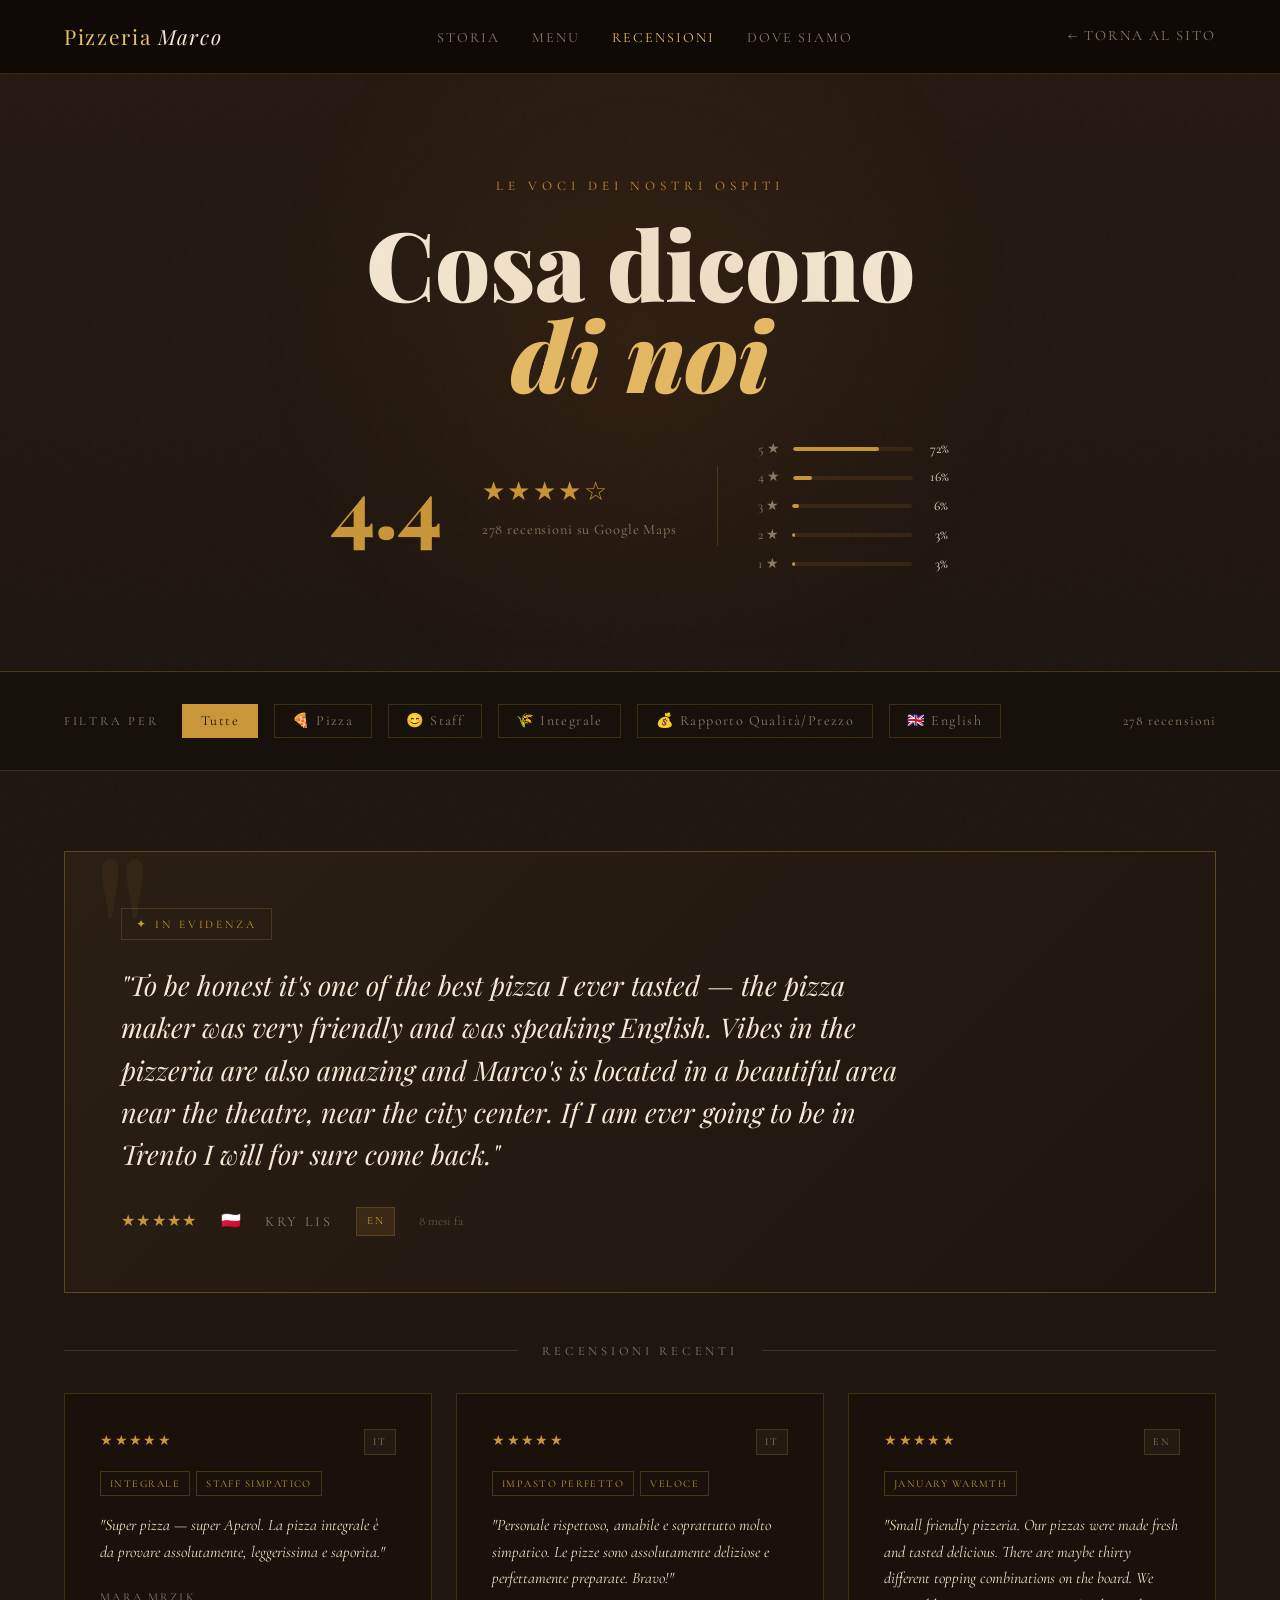
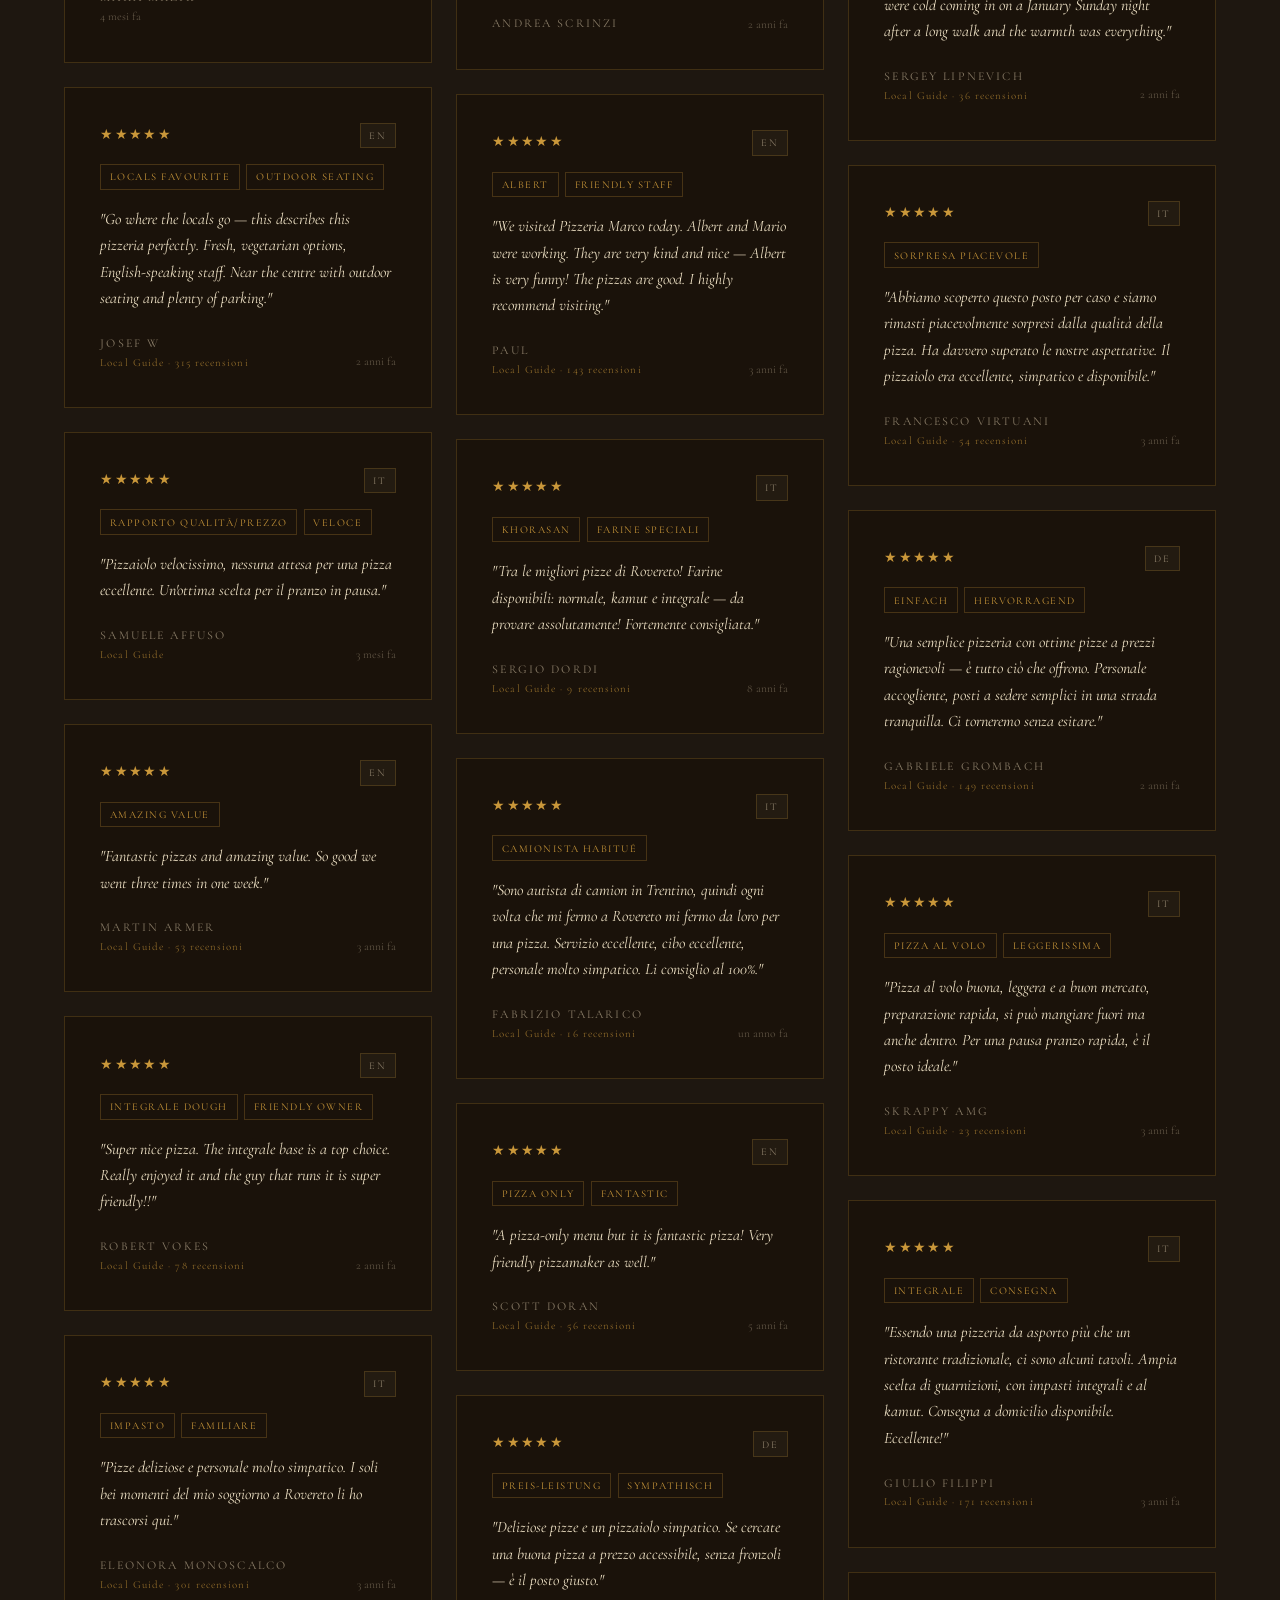
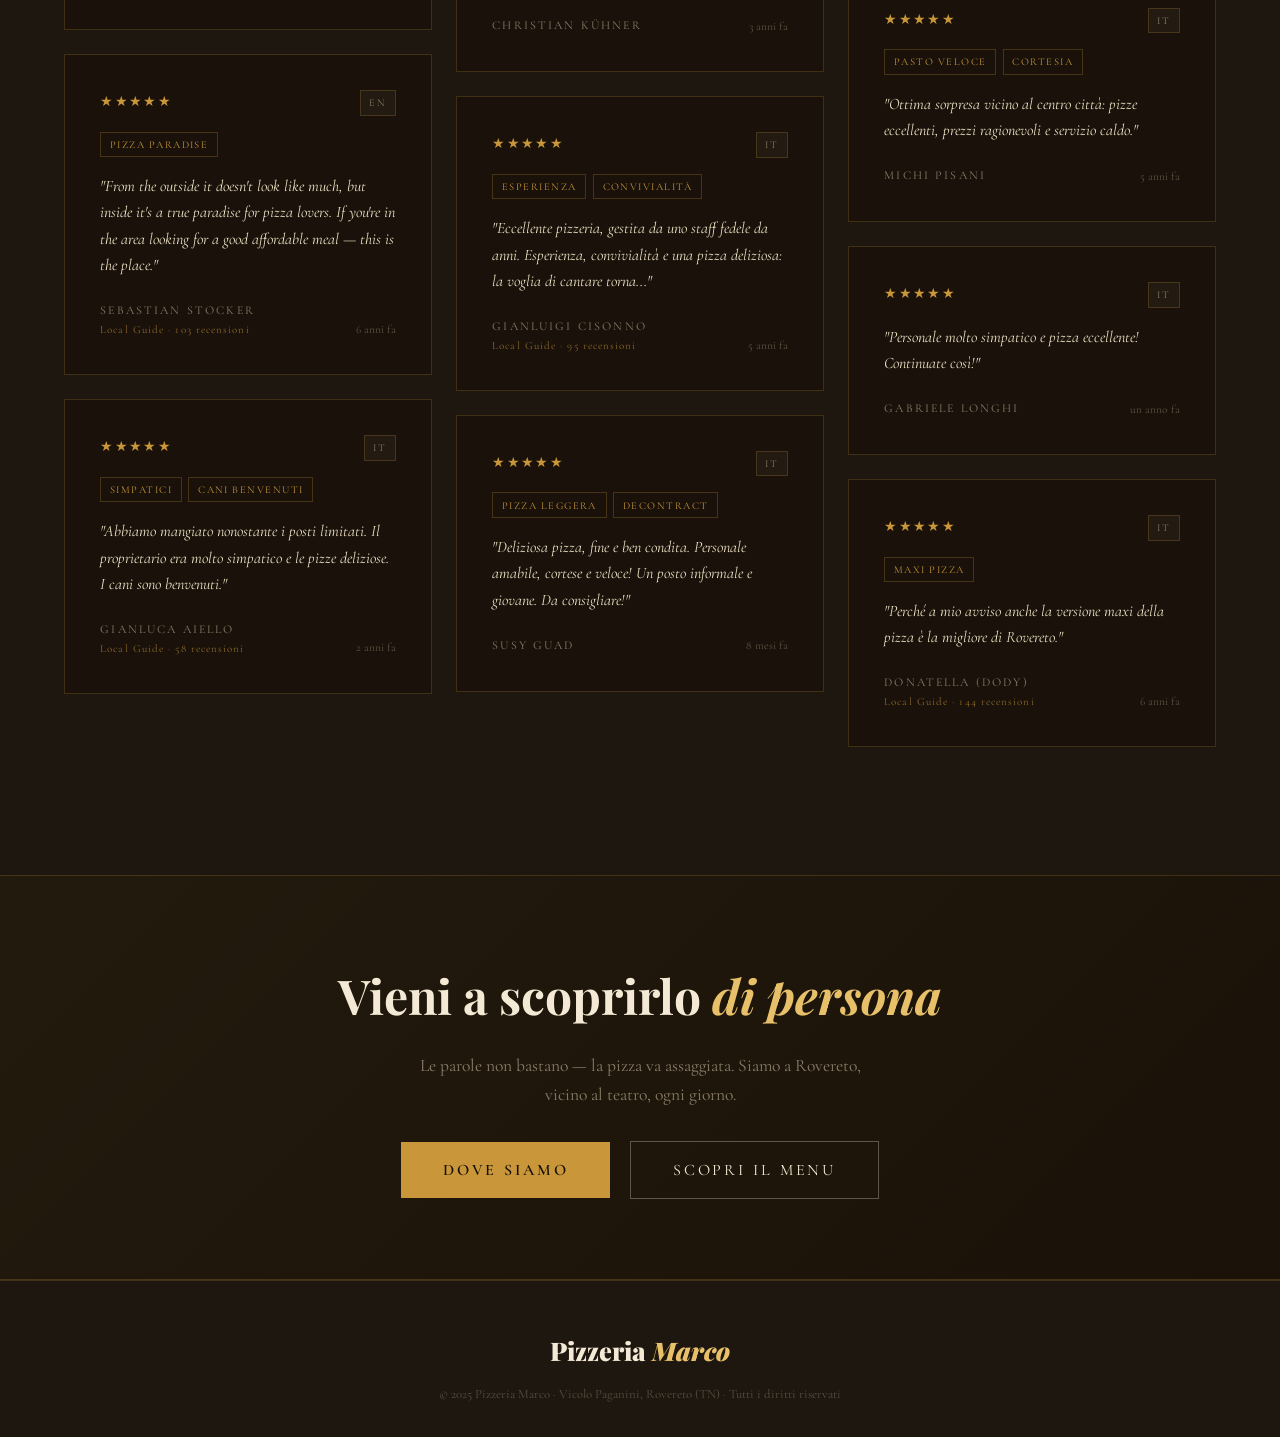
<file: pizzeria-marco-recensioni.html>
<!DOCTYPE html>
<html lang="it">
<head>
<meta charset="UTF-8">
<meta name="viewport" content="width=device-width, initial-scale=1.0">
<title>Recensioni — Pizzeria Marco, Rovereto</title>
<link rel="preconnect" href="https://fonts.googleapis.com">
<link href="https://fonts.googleapis.com/css2?family=Playfair+Display:ital,wght@0,400;0,500;0,700;0,900;1,400;1,700&family=Cormorant+Garamond:ital,wght@0,300;0,400;0,500;1,300;1,400&display=swap" rel="stylesheet">
<link rel="stylesheet" href="pizzeria-marco-responsive.css">
<style>
  :root {
    --ink:      #16100a;
    --charcoal: #1e1710;
    --deep:     #140f09;
    --cream:    #f4e9d4;
    --warm:     #ede0c4;
    --gold:     #c9973a;
    --gold-lt:  #e8c06a;
    --terra:    #b85c2c;
    --muted:    #8a7d68;
    --border:   rgba(201,151,58,.22);
  }
  *, *::before, *::after { margin:0; padding:0; box-sizing:border-box; }
  html { scroll-behavior:smooth; }

  body {
    background: var(--charcoal);
    color: var(--cream);
    font-family: 'Cormorant Garamond', serif;
    font-size: 18px;
    line-height: 1.65;
    overflow-x: hidden;
  }
  body::before {
    content:''; position:fixed; inset:0; z-index:0; pointer-events:none;
    background-image: url("data:image/svg+xml,%3Csvg viewBox='0 0 200 200' xmlns='http://www.w3.org/2000/svg'%3E%3Cfilter id='n'%3E%3CfeTurbulence type='fractalNoise' baseFrequency='.85' numOctaves='4' stitchTiles='stitch'/%3E%3C/filter%3E%3Crect width='100%25' height='100%25' filter='url(%23n)' opacity='.04'/%3E%3C/svg%3E");
    opacity:.4;
  }

  /* NAV */
  nav {
    position:fixed; top:0; left:0; right:0; z-index:100;
    display:flex; align-items:center; justify-content:space-between;
    padding:1.2rem 4rem;
    background:rgba(16,11,7,.97);
    backdrop-filter:blur(12px);
    border-bottom:1px solid var(--border);
  }
  .nav-logo {
    font-family:'Playfair Display',serif; font-size:1.3rem;
    letter-spacing:.08em; color:var(--gold-lt); text-decoration:none;
  }
  .nav-logo span { font-style:italic; color:var(--cream); }
  .nav-links { display:flex; gap:2rem; list-style:none; }
  .nav-links a {
    font-size:.88rem; letter-spacing:.14em; text-transform:uppercase;
    color:var(--muted); text-decoration:none; transition:color .2s;
  }
  .nav-links a:hover, .nav-links a.active { color:var(--gold-lt); }
  .nav-back {
    font-family:'Cormorant Garamond',serif;
    font-size:.9rem; letter-spacing:.14em; text-transform:uppercase;
    color:var(--muted); text-decoration:none;
    transition:color .2s; display:flex; align-items:center; gap:.5rem;
  }
  .nav-back:hover { color:var(--gold); }

  /* HERO BANNER */
  .page-hero {
    position:relative; z-index:1;
    padding: 11rem 2rem 6rem;
    text-align:center;
    border-bottom:1px solid var(--border);
    background: linear-gradient(to bottom, rgba(184,92,44,.06) 0%, transparent 100%);
    overflow:hidden;
  }
  .page-hero::after {
    content:'';
    position:absolute; width:60vw; height:60vw; border-radius:50%;
    background:radial-gradient(circle, rgba(180,90,30,.1) 0%, transparent 70%);
    top:50%; left:50%; transform:translate(-50%,-50%);
    pointer-events:none;
  }
  .page-hero-eyebrow {
    font-size:.82rem; letter-spacing:.38em; text-transform:uppercase;
    color:var(--gold); margin-bottom:1.2rem; display:block;
    opacity:0; animation:fadeUp .7s .1s forwards;
  }
  .page-hero-title {
    font-family:'Playfair Display',serif;
    font-size:clamp(3rem,8vw,6rem);
    font-weight:900; line-height:.95; color:var(--cream);
    opacity:0; animation:fadeUp .8s .25s forwards;
  }
  .page-hero-title em { display:block; font-style:italic; color:var(--gold-lt); }
  .hero-score {
    margin-top:2.4rem; display:flex; align-items:center; justify-content:center;
    gap:2.5rem; flex-wrap:wrap;
    opacity:0; animation:fadeUp .8s .5s forwards;
  }
  .score-big {
    font-family:'Playfair Display',serif;
    font-size:5rem; font-weight:900; color:var(--gold); line-height:1;
  }
  .score-details { text-align:left; }
  .score-stars { color:var(--gold); font-size:1.6rem; letter-spacing:.1em; }
  .score-count { font-size:.9rem; color:var(--muted); margin-top:.3rem; letter-spacing:.06em; }
  .score-divider { width:1px; height:80px; background:var(--border); }
  .score-breakdown { display:flex; flex-direction:column; gap:.4rem; }
  .bar-row { display:flex; align-items:center; gap:.8rem; font-size:.85rem; color:var(--muted); }
  .bar-track { width:120px; height:4px; background:rgba(201,151,58,.12); border-radius:2px; overflow:hidden; }
  .bar-fill { height:100%; background:var(--gold); border-radius:2px; }
  .bar-num { min-width:1.5rem; text-align:right; color:var(--cream); }

  /* FILTERS */
  .filters-bar {
    position:relative; z-index:1;
    padding:2rem 4rem;
    display:flex; align-items:center; gap:1rem; flex-wrap:wrap;
    border-bottom:1px solid var(--border);
    background:rgba(16,11,7,.5);
  }
  .filter-label { font-size:.78rem; letter-spacing:.22em; text-transform:uppercase; color:var(--muted); margin-right:.5rem; }
  .filter-pill {
    font-family:'Cormorant Garamond',serif;
    font-size:.88rem; letter-spacing:.1em; text-transform:capitalize;
    background:transparent; color:var(--muted);
    border:1px solid var(--border); padding:.45rem 1.1rem;
    cursor:pointer; transition:all .2s;
  }
  .filter-pill:hover, .filter-pill.active { background:var(--gold); color:var(--ink); border-color:var(--gold); }
  .filter-count {
    margin-left:auto;
    font-size:.85rem; color:var(--muted); letter-spacing:.08em;
  }

  /* MAIN GRID */
  .reviews-main {
    position:relative; z-index:1;
    padding:5rem 4rem 8rem;
    max-width:1400px; margin:0 auto;
  }

  /* FEATURED REVIEW */
  .featured-review {
    grid-column: span 2;
    background: linear-gradient(135deg, #2a1f12, #1e1510);
    border:1px solid rgba(201,151,58,.35);
    padding:3.5rem;
    position:relative; overflow:hidden;
    margin-bottom:3rem;
    opacity:0; animation:fadeUp .8s .3s forwards;
  }
  .featured-review::before {
    content:'"';
    font-family:'Playfair Display',serif;
    font-size:14rem; line-height:.7;
    color:var(--gold); opacity:.07;
    position:absolute; top:0; left:1.5rem;
    pointer-events:none;
  }
  .featured-badge {
    display:inline-flex; align-items:center; gap:.5rem;
    font-size:.72rem; letter-spacing:.25em; text-transform:uppercase;
    color:var(--gold); border:1px solid var(--border); padding:.35rem .9rem;
    margin-bottom:1.5rem;
  }
  .featured-text {
    font-family:'Playfair Display',serif;
    font-size:clamp(1.3rem,2.5vw,1.7rem); font-style:italic;
    color:var(--cream); line-height:1.55; max-width:780px;
    position:relative; z-index:1;
  }
  .featured-meta {
    margin-top:2rem; display:flex; align-items:center; gap:1.5rem;
    flex-wrap:wrap;
  }
  .featured-meta .stars { color:var(--gold); font-size:1rem; letter-spacing:.08em; }
  .featured-meta .author { font-size:.88rem; letter-spacing:.18em; text-transform:uppercase; color:var(--muted); }
  .featured-meta .flag { font-size:1rem; }
  .featured-meta .lang-badge {
    font-size:.7rem; letter-spacing:.16em; text-transform:uppercase;
    background:rgba(201,151,58,.12); color:var(--gold); padding:.25rem .6rem;
    border:1px solid var(--border);
  }

  /* MASONRY GRID */
  .reviews-grid {
    columns: 3;
    column-gap: 1.5rem;
  }
  @media(max-width:1100px){ .reviews-grid { columns:2; } }
  @media(max-width:640px){ .reviews-grid { columns:1; } }

  .review-card {
    break-inside:avoid;
    background:rgba(26,18,10,.85);
    border:1px solid var(--border);
    padding:2.2rem;
    margin-bottom:1.5rem;
    position:relative; overflow:hidden;
    transition:border-color .25s, background .25s, transform .25s;
    opacity:0;
  }
  .review-card.visible { opacity:1; }
  .review-card:hover {
    border-color:rgba(201,151,58,.5);
    background:#221810;
    transform:translateY(-3px);
  }

  /* Accent line on left */
  .review-card::after {
    content:''; position:absolute; left:0; top:15%; bottom:15%;
    width:2px; background:var(--gold); opacity:0;
    transition:opacity .25s;
  }
  .review-card:hover::after { opacity:1; }

  .rc-header { display:flex; justify-content:space-between; align-items:flex-start; margin-bottom:1rem; }
  .rc-stars { color:var(--gold); font-size:.88rem; letter-spacing:.1em; }
  .rc-lang {
    font-size:.65rem; letter-spacing:.18em; text-transform:uppercase;
    color:var(--muted); background:rgba(138,125,104,.08); padding:.2rem .5rem;
    border:1px solid var(--border);
  }
  .rc-text {
    font-size:1rem; font-style:italic;
    color:var(--warm); line-height:1.65;
    margin-bottom:1.4rem;
  }
  .rc-footer { display:flex; justify-content:space-between; align-items:flex-end; }
  .rc-author {
    font-size:.75rem; letter-spacing:.18em; text-transform:uppercase;
    color:var(--muted);
  }
  .rc-guide {
    font-size:.68rem; letter-spacing:.1em; color:var(--gold); opacity:.65;
  }
  .rc-date { font-size:.72rem; color:var(--muted); opacity:.6; }

  /* HIGHLIGHT TAGS */
  .rc-tags { display:flex; flex-wrap:wrap; gap:.4rem; margin-bottom:1rem; }
  .rc-tag {
    font-size:.65rem; letter-spacing:.14em; text-transform:uppercase;
    color:var(--muted); border:1px solid rgba(138,125,104,.2); padding:.2rem .55rem;
  }
  .rc-tag.positive { border-color:rgba(201,151,58,.25); color:var(--gold); }

  /* SECTION DIVIDERS */
  .section-divider {
    display:flex; align-items:center; gap:1.5rem;
    margin:3rem 0 2rem;
    font-size:.78rem; letter-spacing:.3em; text-transform:uppercase;
    color:var(--muted);
  }
  .section-divider::before, .section-divider::after {
    content:''; flex:1; height:1px; background:var(--border);
  }

  /* CTA STRIP */
  .reviews-cta {
    position:relative; z-index:1;
    background:linear-gradient(135deg, #231a0e, #1a1208);
    border-top:1px solid var(--border); border-bottom:1px solid var(--border);
    padding:5rem 4rem;
    text-align:center;
  }
  .reviews-cta h2 {
    font-family:'Playfair Display',serif;
    font-size:clamp(2rem,4vw,3rem); font-weight:700; color:var(--cream);
    margin-bottom:1rem;
  }
  .reviews-cta h2 em { font-style:italic; color:var(--gold-lt); }
  .reviews-cta p { font-size:1.1rem; color:var(--muted); max-width:460px; margin:0 auto 2rem; }
  .btn-primary {
    font-family:'Cormorant Garamond',serif;
    font-size:1rem; letter-spacing:.18em; text-transform:uppercase; font-weight:600;
    background:var(--gold); color:var(--ink);
    border:none; padding:.9rem 2.6rem; cursor:pointer;
    transition:background .2s, transform .15s, box-shadow .2s;
    text-decoration:none; display:inline-block;
  }
  .btn-primary:hover { background:var(--gold-lt); transform:translateY(-2px); box-shadow:0 8px 32px rgba(201,151,58,.3); }
  .btn-outline {
    font-family:'Cormorant Garamond',serif;
    font-size:1rem; letter-spacing:.18em; text-transform:uppercase;
    background:transparent; color:var(--cream);
    border:1px solid rgba(244,233,212,.3); padding:.9rem 2.6rem;
    text-decoration:none; display:inline-block;
    transition:border-color .2s, color .2s;
    margin-left:1rem;
  }
  .btn-outline:hover { border-color:var(--gold); color:var(--gold); }

  /* FOOTER */
  footer {
    position:relative; z-index:1;
    border-top:1px solid var(--border);
    padding:3rem 0 2rem; text-align:center;
  }
  .footer-logo {
    font-family:'Playfair Display',serif; font-size:1.6rem; font-weight:900;
    color:var(--cream); margin-bottom:.4rem;
  }
  .footer-logo em { font-style:italic; color:var(--gold-lt); }
  .footer-copy { font-size:.8rem; color:var(--muted); opacity:.55; margin-top:.8rem; }

  @keyframes fadeUp {
    from { opacity:0; transform:translateY(22px); }
    to   { opacity:1; transform:translateY(0); }
  }

  @media(max-width:768px){
    nav { padding:1rem 1.5rem; }
    .filters-bar { padding:1.2rem 1.5rem; }
    .reviews-main { padding:3rem 1.5rem 5rem; }
    .featured-review { padding:2rem; }
    .reviews-cta { padding:3.5rem 1.5rem; }
  }
</style>
</head>
<body>

<!-- NAV -->
<nav>
  <a href="pizzeria-marco.html" class="nav-logo">Pizzeria <span>Marco</span></a>
  <ul class="nav-links">
    <li><a href="pizzeria-marco.html#about">Storia</a></li>
    <li><a href="pizzeria-marco-menu.html">Menu</a></li>
    <li><a href="#" class="active">Recensioni</a></li>
    <li><a href="pizzeria-marco-dove-siamo.html">Dove siamo</a></li>
  </ul>
  <a href="pizzeria-marco.html" class="nav-back">← Torna al sito</a>
  <button class="nav-hamburger" id="navHamburger" aria-label="Apri menu" aria-expanded="false">
    <span></span><span></span><span></span>
  </button>
</nav>

<!-- PAGE HERO -->
<section class="page-hero">
  <span class="page-hero-eyebrow">Le voci dei nostri ospiti</span>
  <h1 class="page-hero-title">Cosa dicono<em>di noi</em></h1>
  <div class="hero-score">
    <div class="score-big">4.4</div>
    <div class="score-details">
      <div class="score-stars">★★★★☆</div>
      <div class="score-count">278 recensioni su Google Maps</div>
    </div>
    <div class="score-divider"></div>
    <div class="score-breakdown">
      <div class="bar-row"><span>5 ★</span><div class="bar-track"><div class="bar-fill" style="width:72%"></div></div><span class="bar-num">72%</span></div>
      <div class="bar-row"><span>4 ★</span><div class="bar-track"><div class="bar-fill" style="width:16%"></div></div><span class="bar-num">16%</span></div>
      <div class="bar-row"><span>3 ★</span><div class="bar-track"><div class="bar-fill" style="width:6%"></div></div><span class="bar-num">6%</span></div>
      <div class="bar-row"><span>2 ★</span><div class="bar-track"><div class="bar-fill" style="width:3%"></div></div><span class="bar-num">3%</span></div>
      <div class="bar-row"><span>1 ★</span><div class="bar-track"><div class="bar-fill" style="width:3%"></div></div><span class="bar-num">3%</span></div>
    </div>
  </div>
</section>

<!-- FILTERS -->
<div class="filters-bar">
  <span class="filter-label">Filtra per</span>
  <button class="filter-pill active" onclick="filterReviews('all', this)">Tutte</button>
  <button class="filter-pill" onclick="filterReviews('pizza', this)">🍕 Pizza</button>
  <button class="filter-pill" onclick="filterReviews('staff', this)">😊 Staff</button>
  <button class="filter-pill" onclick="filterReviews('integrale', this)">🌾 Integrale</button>
  <button class="filter-pill" onclick="filterReviews('valore', this)">💰 Rapporto qualità/prezzo</button>
  <button class="filter-pill" onclick="filterReviews('en', this)">🇬🇧 English</button>
  <span class="filter-count" id="filter-count">278 recensioni</span>
</div>

<!-- MAIN REVIEWS AREA -->
<div class="reviews-main">

  <!-- FEATURED -->
  <div class="featured-review" data-tags="pizza staff en">
    <div class="featured-badge">✦ In evidenza</div>
    <p class="featured-text">"To be honest it's one of the best pizza I ever tasted — the pizza maker was very friendly and was speaking English. Vibes in the pizzeria are also amazing and Marco's is located in a beautiful area near the theatre, near the city center. If I am ever going to be in Trento I will for sure come back."</p>
    <div class="featured-meta">
      <span class="stars">★★★★★</span>
      <span class="flag">🇵🇱</span>
      <span class="author">Kry Lis</span>
      <span class="lang-badge">EN</span>
      <span style="font-size:.8rem;color:var(--muted);opacity:.6;">8 mesi fa</span>
    </div>
  </div>

  <div class="section-divider">Recensioni recenti</div>

  <!-- MASONRY GRID -->
  <div class="reviews-grid" id="reviews-grid">

    <div class="review-card" data-tags="pizza staff valore integrale">
      <div class="rc-header"><div class="rc-stars">★★★★★</div><span class="rc-lang">IT</span></div>
      <div class="rc-tags"><span class="rc-tag positive">integrale</span><span class="rc-tag positive">staff simpatico</span></div>
      <p class="rc-text">"Super pizza — super Aperol. La pizza integrale è da provare assolutamente, leggerissima e saporita."</p>
      <div class="rc-footer">
        <div><div class="rc-author">Mara Mrzik</div><div class="rc-date">4 mesi fa</div></div>
      </div>
    </div>

    <div class="review-card" data-tags="pizza staff valore en">
      <div class="rc-header"><div class="rc-stars">★★★★★</div><span class="rc-lang">EN</span></div>
      <div class="rc-tags"><span class="rc-tag positive">locals favourite</span><span class="rc-tag positive">outdoor seating</span></div>
      <p class="rc-text">"Go where the locals go — this describes this pizzeria perfectly. Fresh, vegetarian options, English-speaking staff. Near the centre with outdoor seating and plenty of parking."</p>
      <div class="rc-footer">
        <div><div class="rc-author">Josef W</div><div class="rc-guide">Local Guide · 315 recensioni</div></div>
        <div class="rc-date">2 anni fa</div>
      </div>
    </div>

    <div class="review-card" data-tags="valore pizza">
      <div class="rc-header"><div class="rc-stars">★★★★★</div><span class="rc-lang">IT</span></div>
      <div class="rc-tags"><span class="rc-tag positive">rapporto qualità/prezzo</span><span class="rc-tag positive">veloce</span></div>
      <p class="rc-text">"Pizzaiolo velocissimo, nessuna attesa per una pizza eccellente. Un'ottima scelta per il pranzo in pausa."</p>
      <div class="rc-footer">
        <div><div class="rc-author">Samuele Affuso</div><div class="rc-guide">Local Guide</div></div>
        <div class="rc-date">3 mesi fa</div>
      </div>
    </div>

    <div class="review-card" data-tags="pizza valore en">
      <div class="rc-header"><div class="rc-stars">★★★★★</div><span class="rc-lang">EN</span></div>
      <div class="rc-tags"><span class="rc-tag positive">amazing value</span></div>
      <p class="rc-text">"Fantastic pizzas and amazing value. So good we went three times in one week."</p>
      <div class="rc-footer">
        <div><div class="rc-author">Martin Armer</div><div class="rc-guide">Local Guide · 53 recensioni</div></div>
        <div class="rc-date">3 anni fa</div>
      </div>
    </div>

    <div class="review-card" data-tags="pizza staff integrale en">
      <div class="rc-header"><div class="rc-stars">★★★★★</div><span class="rc-lang">EN</span></div>
      <div class="rc-tags"><span class="rc-tag positive">integrale dough</span><span class="rc-tag positive">friendly owner</span></div>
      <p class="rc-text">"Super nice pizza. The integrale base is a top choice. Really enjoyed it and the guy that runs it is super friendly!!"</p>
      <div class="rc-footer">
        <div><div class="rc-author">Robert Vokes</div><div class="rc-guide">Local Guide · 78 recensioni</div></div>
        <div class="rc-date">2 anni fa</div>
      </div>
    </div>

    <div class="review-card" data-tags="pizza staff">
      <div class="rc-header"><div class="rc-stars">★★★★★</div><span class="rc-lang">IT</span></div>
      <div class="rc-tags"><span class="rc-tag positive">impasto</span><span class="rc-tag positive">familiare</span></div>
      <p class="rc-text">"Pizze deliziose e personale molto simpatico. I soli bei momenti del mio soggiorno a Rovereto li ho trascorsi qui."</p>
      <div class="rc-footer">
        <div><div class="rc-author">Eleonora Monoscalco</div><div class="rc-guide">Local Guide · 301 recensioni</div></div>
        <div class="rc-date">3 anni fa</div>
      </div>
    </div>

    <div class="review-card" data-tags="pizza staff valore en">
      <div class="rc-header"><div class="rc-stars">★★★★★</div><span class="rc-lang">EN</span></div>
      <div class="rc-tags"><span class="rc-tag positive">pizza paradise</span></div>
      <p class="rc-text">"From the outside it doesn't look like much, but inside it's a true paradise for pizza lovers. If you're in the area looking for a good affordable meal — this is the place."</p>
      <div class="rc-footer">
        <div><div class="rc-author">Sebastian Stocker</div><div class="rc-guide">Local Guide · 103 recensioni</div></div>
        <div class="rc-date">6 anni fa</div>
      </div>
    </div>

    <div class="review-card" data-tags="pizza staff valore">
      <div class="rc-header"><div class="rc-stars">★★★★★</div><span class="rc-lang">IT</span></div>
      <div class="rc-tags"><span class="rc-tag positive">simpatici</span><span class="rc-tag positive">cani benvenuti</span></div>
      <p class="rc-text">"Abbiamo mangiato nonostante i posti limitati. Il proprietario era molto simpatico e le pizze deliziose. I cani sono benvenuti."</p>
      <div class="rc-footer">
        <div><div class="rc-author">Gianluca Aiello</div><div class="rc-guide">Local Guide · 58 recensioni</div></div>
        <div class="rc-date">2 anni fa</div>
      </div>
    </div>

    <div class="review-card" data-tags="pizza staff valore">
      <div class="rc-header"><div class="rc-stars">★★★★★</div><span class="rc-lang">IT</span></div>
      <div class="rc-tags"><span class="rc-tag positive">impasto perfetto</span><span class="rc-tag positive">veloce</span></div>
      <p class="rc-text">"Personale rispettoso, amabile e soprattutto molto simpatico. Le pizze sono assolutamente deliziose e perfettamente preparate. Bravo!"</p>
      <div class="rc-footer">
        <div><div class="rc-author">Andrea Scrinzi</div></div>
        <div class="rc-date">2 anni fa</div>
      </div>
    </div>

    <div class="review-card" data-tags="pizza staff valore en">
      <div class="rc-header"><div class="rc-stars">★★★★★</div><span class="rc-lang">EN</span></div>
      <div class="rc-tags"><span class="rc-tag positive">Albert</span><span class="rc-tag positive">friendly staff</span></div>
      <p class="rc-text">"We visited Pizzeria Marco today. Albert and Mario were working. They are very kind and nice — Albert is very funny! The pizzas are good. I highly recommend visiting."</p>
      <div class="rc-footer">
        <div><div class="rc-author">Paul</div><div class="rc-guide">Local Guide · 143 recensioni</div></div>
        <div class="rc-date">3 anni fa</div>
      </div>
    </div>

    <div class="review-card" data-tags="pizza integrale valore">
      <div class="rc-header"><div class="rc-stars">★★★★★</div><span class="rc-lang">IT</span></div>
      <div class="rc-tags"><span class="rc-tag positive">khorasan</span><span class="rc-tag positive">farine speciali</span></div>
      <p class="rc-text">"Tra le migliori pizze di Rovereto! Farine disponibili: normale, kamut e integrale — da provare assolutamente! Fortemente consigliata."</p>
      <div class="rc-footer">
        <div><div class="rc-author">Sergio Dordi</div><div class="rc-guide">Local Guide · 9 recensioni</div></div>
        <div class="rc-date">8 anni fa</div>
      </div>
    </div>

    <div class="review-card" data-tags="staff pizza valore">
      <div class="rc-header"><div class="rc-stars">★★★★★</div><span class="rc-lang">IT</span></div>
      <div class="rc-tags"><span class="rc-tag positive">camionista habitué</span></div>
      <p class="rc-text">"Sono autista di camion in Trentino, quindi ogni volta che mi fermo a Rovereto mi fermo da loro per una pizza. Servizio eccellente, cibo eccellente, personale molto simpatico. Li consiglio al 100%."</p>
      <div class="rc-footer">
        <div><div class="rc-author">Fabrizio Talarico</div><div class="rc-guide">Local Guide · 16 recensioni</div></div>
        <div class="rc-date">un anno fa</div>
      </div>
    </div>

    <div class="review-card" data-tags="pizza valore en">
      <div class="rc-header"><div class="rc-stars">★★★★★</div><span class="rc-lang">EN</span></div>
      <div class="rc-tags"><span class="rc-tag positive">pizza only</span><span class="rc-tag positive">fantastic</span></div>
      <p class="rc-text">"A pizza-only menu but it is fantastic pizza! Very friendly pizzamaker as well."</p>
      <div class="rc-footer">
        <div><div class="rc-author">Scott Doran</div><div class="rc-guide">Local Guide · 56 recensioni</div></div>
        <div class="rc-date">5 anni fa</div>
      </div>
    </div>

    <div class="review-card" data-tags="pizza staff valore">
      <div class="rc-header"><div class="rc-stars">★★★★★</div><span class="rc-lang">DE</span></div>
      <div class="rc-tags"><span class="rc-tag positive">preis-leistung</span><span class="rc-tag positive">sympathisch</span></div>
      <p class="rc-text">"Deliziose pizze e un pizzaiolo simpatico. Se cercate una buona pizza a prezzo accessibile, senza fronzoli — è il posto giusto."</p>
      <div class="rc-footer">
        <div><div class="rc-author">Christian Kühner</div></div>
        <div class="rc-date">3 anni fa</div>
      </div>
    </div>

    <div class="review-card" data-tags="pizza staff">
      <div class="rc-header"><div class="rc-stars">★★★★★</div><span class="rc-lang">IT</span></div>
      <div class="rc-tags"><span class="rc-tag positive">esperienza</span><span class="rc-tag positive">convivialità</span></div>
      <p class="rc-text">"Eccellente pizzeria, gestita da uno staff fedele da anni. Esperienza, convivialità e una pizza deliziosa: la voglia di cantare torna..."</p>
      <div class="rc-footer">
        <div><div class="rc-author">Gianluigi Cisonno</div><div class="rc-guide">Local Guide · 95 recensioni</div></div>
        <div class="rc-date">5 anni fa</div>
      </div>
    </div>

    <div class="review-card" data-tags="pizza valore">
      <div class="rc-header"><div class="rc-stars">★★★★★</div><span class="rc-lang">IT</span></div>
      <div class="rc-tags"><span class="rc-tag positive">pizza leggera</span><span class="rc-tag positive">decontract</span></div>
      <p class="rc-text">"Deliziosa pizza, fine e ben condita. Personale amabile, cortese e veloce! Un posto informale e giovane. Da consigliare!"</p>
      <div class="rc-footer">
        <div><div class="rc-author">Susy Guad</div></div>
        <div class="rc-date">8 mesi fa</div>
      </div>
    </div>

    <div class="review-card" data-tags="pizza staff valore en">
      <div class="rc-header"><div class="rc-stars">★★★★★</div><span class="rc-lang">EN</span></div>
      <div class="rc-tags"><span class="rc-tag positive">January warmth</span></div>
      <p class="rc-text">"Small friendly pizzeria. Our pizzas were made fresh and tasted delicious. There are maybe thirty different topping combinations on the board. We were cold coming in on a January Sunday night after a long walk and the warmth was everything."</p>
      <div class="rc-footer">
        <div><div class="rc-author">Sergey Lipnevich</div><div class="rc-guide">Local Guide · 36 recensioni</div></div>
        <div class="rc-date">2 anni fa</div>
      </div>
    </div>

    <div class="review-card" data-tags="pizza staff">
      <div class="rc-header"><div class="rc-stars">★★★★★</div><span class="rc-lang">IT</span></div>
      <div class="rc-tags"><span class="rc-tag positive">sorpresa piacevole</span></div>
      <p class="rc-text">"Abbiamo scoperto questo posto per caso e siamo rimasti piacevolmente sorpresi dalla qualità della pizza. Ha davvero superato le nostre aspettative. Il pizzaiolo era eccellente, simpatico e disponibile."</p>
      <div class="rc-footer">
        <div><div class="rc-author">Francesco Virtuani</div><div class="rc-guide">Local Guide · 54 recensioni</div></div>
        <div class="rc-date">3 anni fa</div>
      </div>
    </div>

    <div class="review-card" data-tags="pizza valore">
      <div class="rc-header"><div class="rc-stars">★★★★★</div><span class="rc-lang">DE</span></div>
      <div class="rc-tags"><span class="rc-tag positive">einfach</span><span class="rc-tag positive">hervorragend</span></div>
      <p class="rc-text">"Una semplice pizzeria con ottime pizze a prezzi ragionevoli — è tutto ciò che offrono. Personale accogliente, posti a sedere semplici in una strada tranquilla. Ci torneremo senza esitare."</p>
      <div class="rc-footer">
        <div><div class="rc-author">Gabriele Grombach</div><div class="rc-guide">Local Guide · 149 recensioni</div></div>
        <div class="rc-date">2 anni fa</div>
      </div>
    </div>

    <div class="review-card" data-tags="pizza valore">
      <div class="rc-header"><div class="rc-stars">★★★★★</div><span class="rc-lang">IT</span></div>
      <div class="rc-tags"><span class="rc-tag positive">pizza al volo</span><span class="rc-tag positive">leggerissima</span></div>
      <p class="rc-text">"Pizza al volo buona, leggera e a buon mercato, preparazione rapida, si può mangiare fuori ma anche dentro. Per una pausa pranzo rapida, è il posto ideale."</p>
      <div class="rc-footer">
        <div><div class="rc-author">Skrappy Amg</div><div class="rc-guide">Local Guide · 23 recensioni</div></div>
        <div class="rc-date">3 anni fa</div>
      </div>
    </div>

    <div class="review-card" data-tags="pizza integrale valore">
      <div class="rc-header"><div class="rc-stars">★★★★★</div><span class="rc-lang">IT</span></div>
      <div class="rc-tags"><span class="rc-tag positive">integrale</span><span class="rc-tag positive">consegna</span></div>
      <p class="rc-text">"Essendo una pizzeria da asporto più che un ristorante tradizionale, ci sono alcuni tavoli. Ampia scelta di guarnizioni, con impasti integrali e al kamut. Consegna a domicilio disponibile. Eccellente!"</p>
      <div class="rc-footer">
        <div><div class="rc-author">Giulio Filippi</div><div class="rc-guide">Local Guide · 171 recensioni</div></div>
        <div class="rc-date">3 anni fa</div>
      </div>
    </div>

    <div class="review-card" data-tags="pizza staff valore">
      <div class="rc-header"><div class="rc-stars">★★★★★</div><span class="rc-lang">IT</span></div>
      <div class="rc-tags"><span class="rc-tag positive">pasto veloce</span><span class="rc-tag positive">cortesia</span></div>
      <p class="rc-text">"Ottima sorpresa vicino al centro città: pizze eccellenti, prezzi ragionevoli e servizio caldo."</p>
      <div class="rc-footer">
        <div><div class="rc-author">Michi Pisani</div></div>
        <div class="rc-date">5 anni fa</div>
      </div>
    </div>

    <div class="review-card" data-tags="pizza staff">
      <div class="rc-header"><div class="rc-stars">★★★★★</div><span class="rc-lang">IT</span></div>
      <p class="rc-text">"Personale molto simpatico e pizza eccellente! Continuate così!"</p>
      <div class="rc-footer">
        <div><div class="rc-author">Gabriele Longhi</div></div>
        <div class="rc-date">un anno fa</div>
      </div>
    </div>

    <div class="review-card" data-tags="pizza valore">
      <div class="rc-header"><div class="rc-stars">★★★★★</div><span class="rc-lang">IT</span></div>
      <div class="rc-tags"><span class="rc-tag positive">maxi pizza</span></div>
      <p class="rc-text">"Perché a mio avviso anche la versione maxi della pizza è la migliore di Rovereto."</p>
      <div class="rc-footer">
        <div><div class="rc-author">donatella (Dody)</div><div class="rc-guide">Local Guide · 144 recensioni</div></div>
        <div class="rc-date">6 anni fa</div>
      </div>
    </div>

  </div><!-- end grid -->
</div>

<!-- CTA STRIP -->
<div class="reviews-cta">
  <h2>Vieni a scoprirlo <em>di persona</em></h2>
  <p>Le parole non bastano — la pizza va assaggiata. Siamo a Rovereto, vicino al teatro, ogni giorno.</p>
  <a href="pizzeria-marco-dove-siamo.html" class="btn-primary">Dove siamo</a>
  <a href="pizzeria-marco-menu.html" class="btn-outline">Scopri il menu</a>
</div>

<!-- FOOTER -->
<footer>
  <div class="footer-logo">Pizzeria <em>Marco</em></div>
  <div class="footer-copy">© 2025 Pizzeria Marco · Vicolo Paganini, Rovereto (TN) · Tutti i diritti riservati</div>
</footer>

<script>
  // Staggered card reveal
  const cards = document.querySelectorAll('.review-card');
  const obs = new IntersectionObserver((entries) => {
    entries.forEach((e, i) => {
      if(e.isIntersecting){
        setTimeout(() => {
          e.target.style.transition = 'opacity .55s ease, transform .55s ease, border-color .25s, background .25s';
          e.target.style.transform = 'translateY(0)';
          e.target.style.opacity = '1';
          e.target.classList.add('visible');
        }, (Array.from(cards).indexOf(e.target) % 3) * 80);
        obs.unobserve(e.target);
      }
    });
  }, { threshold: 0.08 });
  cards.forEach(c => {
    c.style.transform = 'translateY(18px)';
    obs.observe(c);
  });

  // Filter logic
  function filterReviews(tag, btn) {
    document.querySelectorAll('.filter-pill').forEach(p => p.classList.remove('active'));
    btn.classList.add('active');
    const grid = document.getElementById('reviews-grid');
    const allCards = grid.querySelectorAll('.review-card');
    let visible = 0;
    allCards.forEach(card => {
      const tags = card.dataset.tags || '';
      if(tag === 'all' || tags.includes(tag)){
        card.style.display = '';
        visible++;
      } else {
        card.style.display = 'none';
      }
    });
    document.getElementById('filter-count').textContent = visible + ' recensioni';
  }
  // Hamburger nav
  const navEl = document.querySelector('nav');
  document.getElementById('navHamburger').addEventListener('click', function() {
    const open = navEl.classList.toggle('nav-open');
    this.setAttribute('aria-expanded', open);
  });
  document.addEventListener('click', e => {
    if (!navEl.contains(e.target)) navEl.classList.remove('nav-open');
  });
</script>
</body>
</html>
</file>
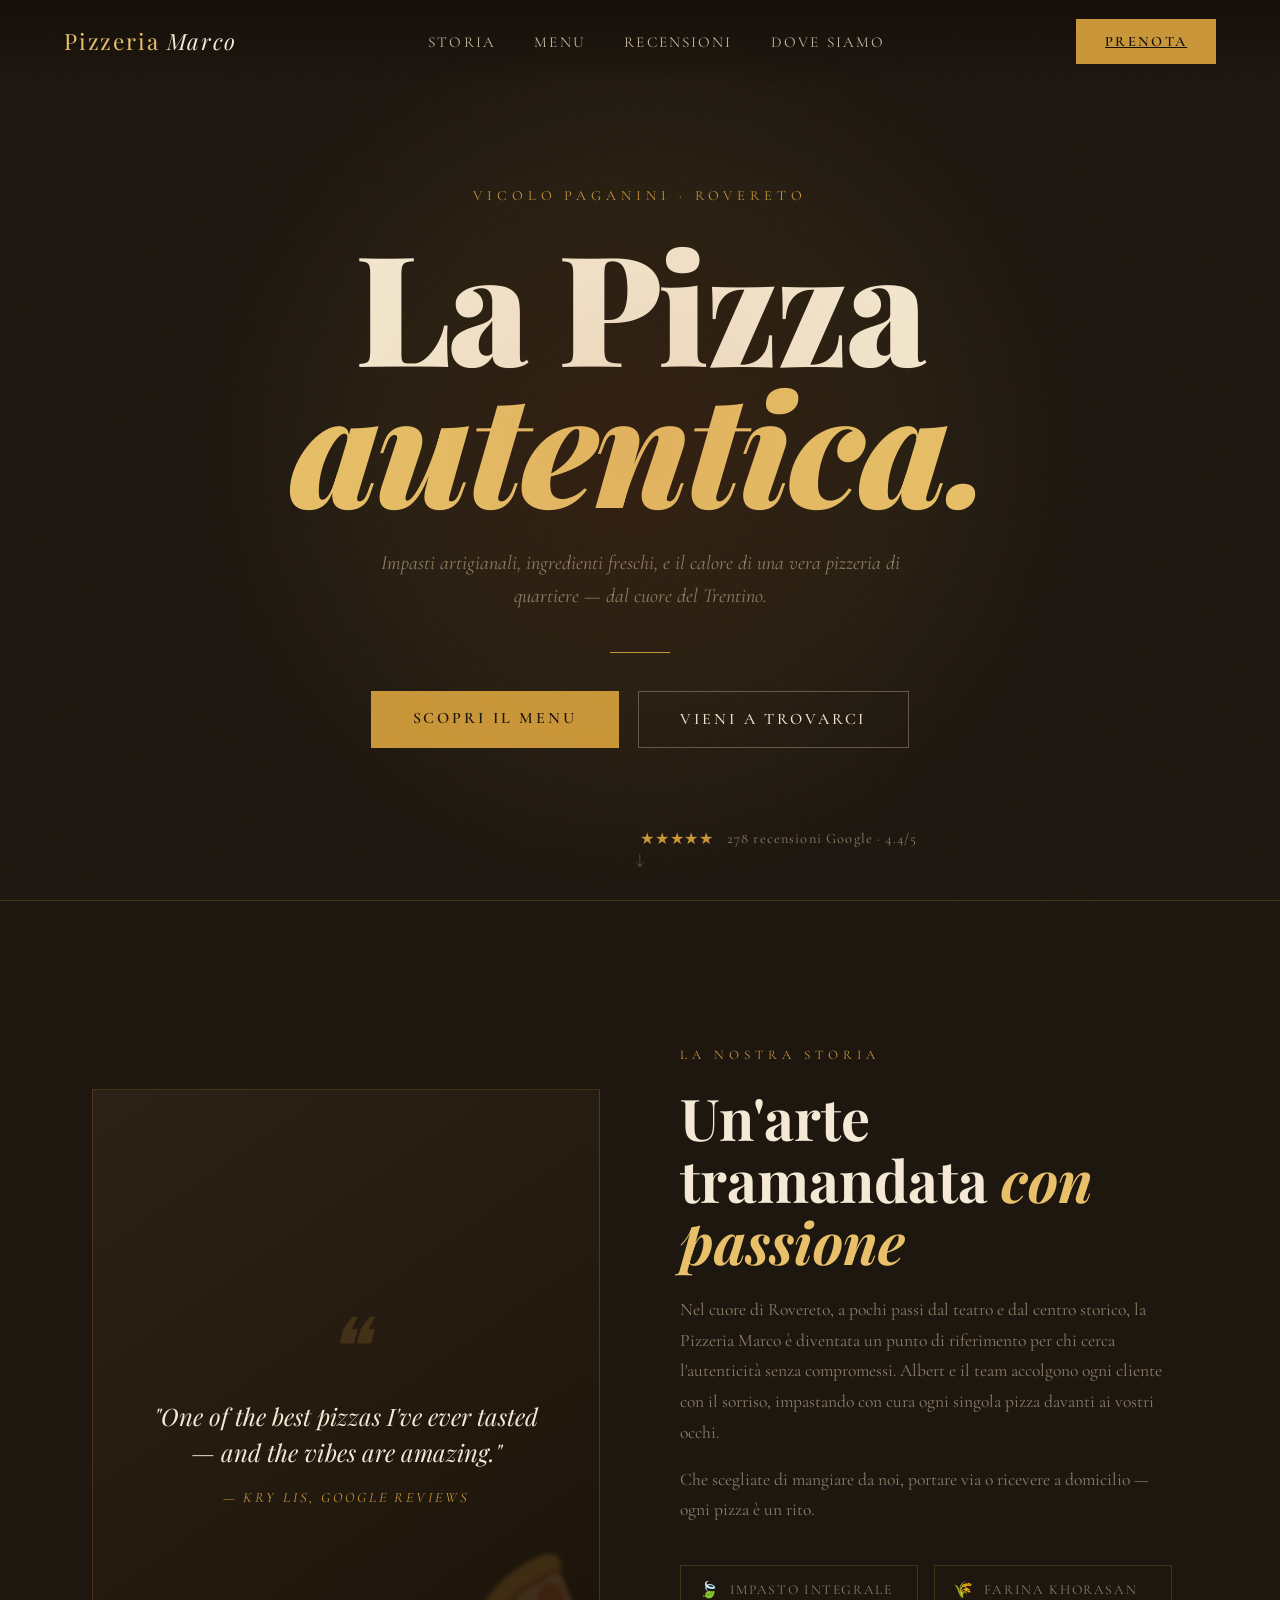
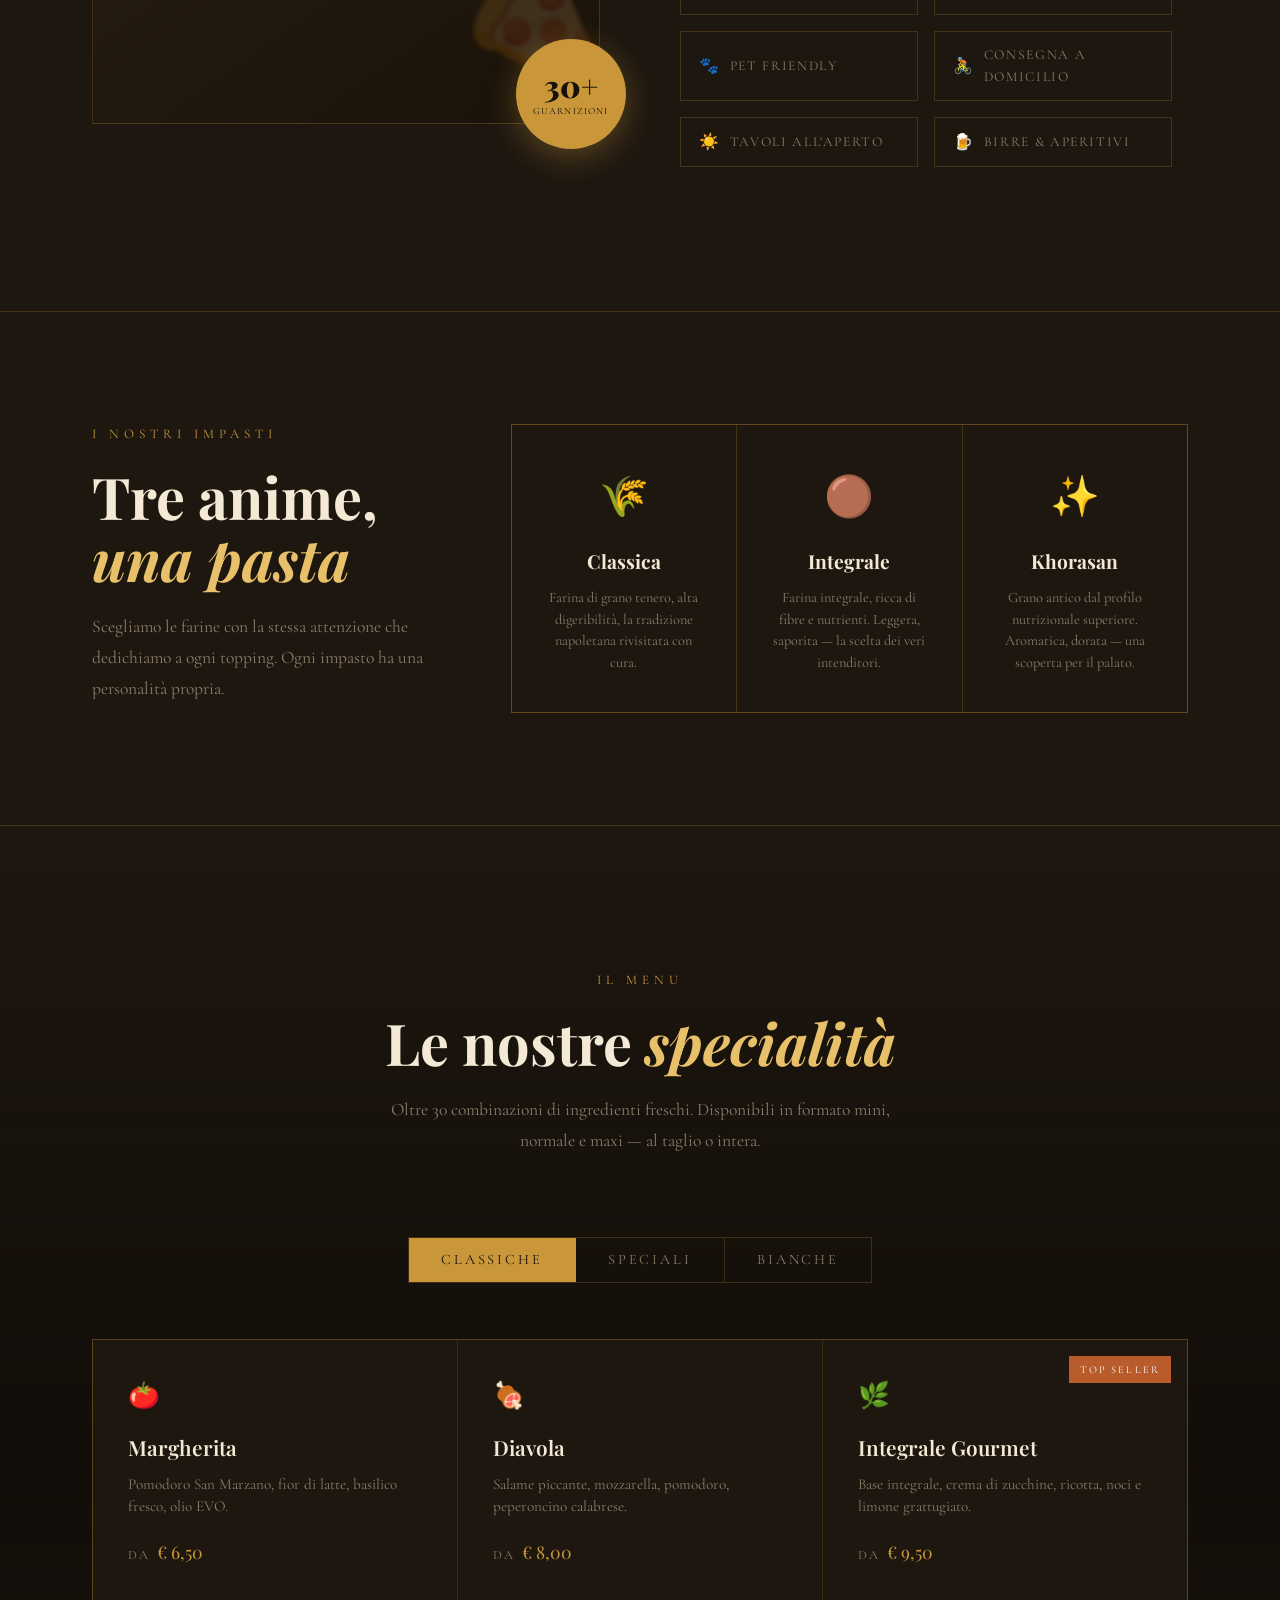
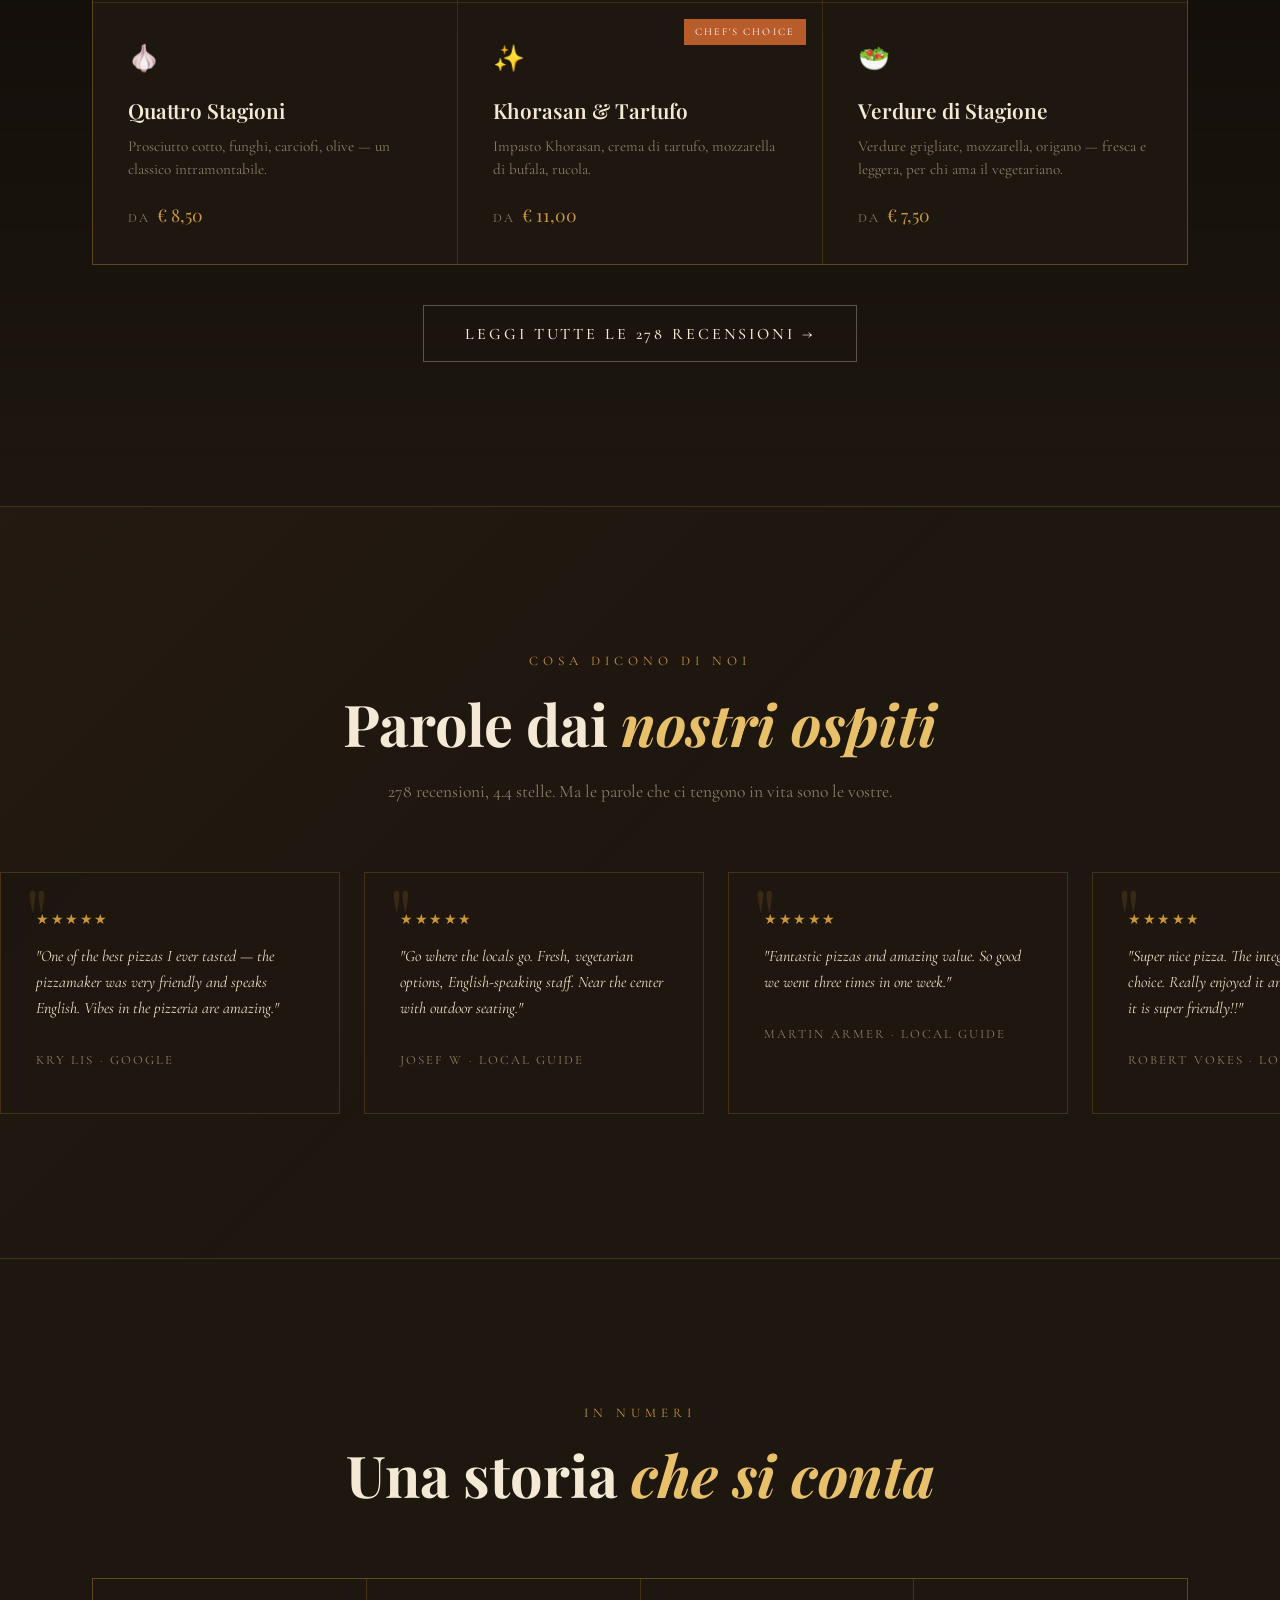
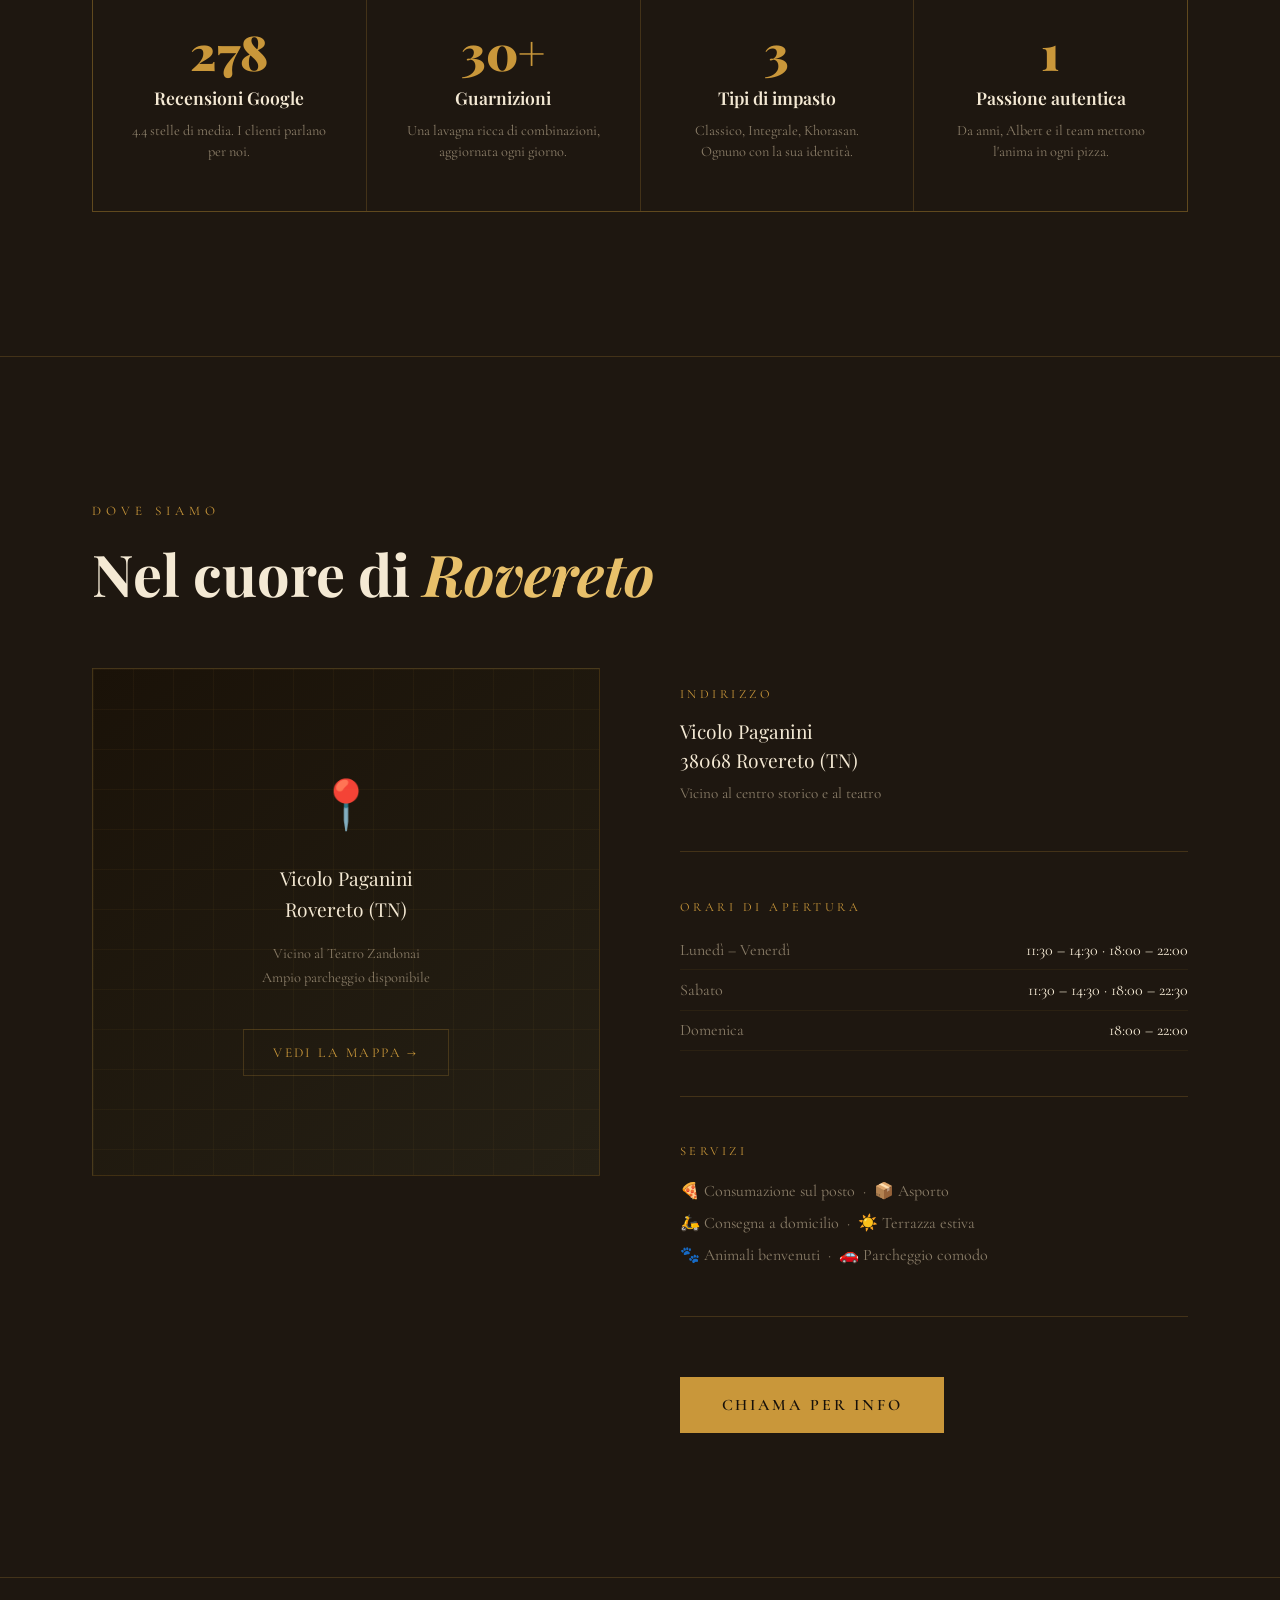
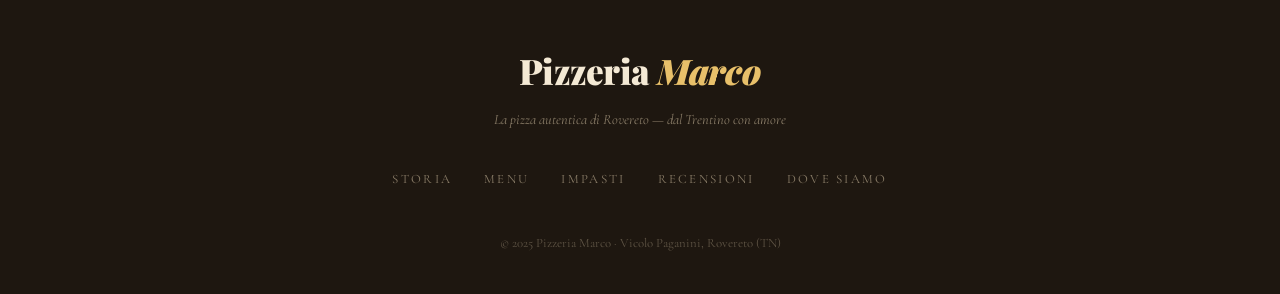
<file: pizzeria-marco.html>
<!DOCTYPE html>
<html lang="it">
<head>
<meta charset="UTF-8">
<meta name="viewport" content="width=device-width, initial-scale=1.0">
<title>Pizzeria Marco — Rovereto</title>
<link rel="preconnect" href="https://fonts.googleapis.com">
<link href="https://fonts.googleapis.com/css2?family=Playfair+Display:ital,wght@0,400;0,500;0,700;0,900;1,400;1,700&family=Cormorant+Garamond:ital,wght@0,300;0,400;0,500;1,300;1,400&family=EB+Garamond:ital,wght@0,400;0,500;1,400&display=swap" rel="stylesheet">
<link rel="stylesheet" href="pizzeria-marco-responsive.css">
<style>
  :root {
    --ink:       #16100a;
    --charcoal:  #1e1710;
    --cream:     #f4e9d4;
    --warm:      #ede0c4;
    --gold:      #c9973a;
    --gold-lt:   #e8c06a;
    --terra:     #b85c2c;
    --muted:     #8a7d68;
    --border:    rgba(201,151,58,.22);
  }

  *, *::before, *::after { margin:0; padding:0; box-sizing:border-box; }

  html { scroll-behavior: smooth; }

  body {
    background: var(--charcoal);
    color: var(--cream);
    font-family: 'Cormorant Garamond', serif;
    font-size: 18px;
    line-height: 1.65;
    overflow-x: hidden;
  }

  /* ─── NOISE OVERLAY ─── */
  body::before {
    content:'';
    position: fixed; inset:0; z-index:0; pointer-events:none;
    background-image: url("data:image/svg+xml,%3Csvg viewBox='0 0 200 200' xmlns='http://www.w3.org/2000/svg'%3E%3Cfilter id='n'%3E%3CfeTurbulence type='fractalNoise' baseFrequency='.85' numOctaves='4' stitchTiles='stitch'/%3E%3C/filter%3E%3Crect width='100%25' height='100%25' filter='url(%23n)' opacity='.04'/%3E%3C/svg%3E");
    opacity: .4;
  }

  /* ─── NAV ─── */
  nav {
    position: fixed; top:0; left:0; right:0; z-index:100;
    display: flex; align-items:center; justify-content:space-between;
    padding: 1.2rem 4rem;
    background: linear-gradient(to bottom, rgba(22,16,10,.97) 0%, rgba(22,16,10,0) 100%);
    transition: background .4s;
  }
  nav.scrolled { background: rgba(16,11,7,.97); backdrop-filter: blur(12px); border-bottom: 1px solid var(--border); }

  .nav-logo {
    font-family: 'Playfair Display', serif;
    font-size: 1.4rem;
    letter-spacing: .08em;
    color: var(--gold-lt);
    text-decoration: none;
  }
  .nav-logo span { font-style:italic; color: var(--cream); }

  .nav-links { display:flex; gap:2.4rem; list-style:none; }
  .nav-links a {
    font-family: 'Cormorant Garamond', serif;
    font-size: .95rem;
    letter-spacing: .14em;
    text-transform: uppercase;
    color: var(--warm);
    text-decoration:none;
    opacity: .8;
    transition: opacity .2s, color .2s;
  }
  .nav-links a:hover { opacity:1; color:var(--gold-lt); }

  .nav-cta {
    font-family: 'Cormorant Garamond', serif;
    font-size: .9rem;
    letter-spacing: .16em;
    text-transform: uppercase;
    background: var(--gold);
    color: var(--ink);
    border: none;
    padding: .65rem 1.8rem;
    cursor: pointer;
    transition: background .2s, transform .15s;
    font-weight: 600;
  }
  .nav-cta:hover { background: var(--gold-lt); transform: translateY(-1px); }

  /* ─── HERO ─── */
  .hero {
    position: relative;
    min-height: 100vh;
    display: flex; flex-direction:column; align-items:center; justify-content:center;
    text-align:center;
    padding: 8rem 2rem 6rem;
    overflow: hidden;
  }

  /* Animated radial glow */
  .hero::after {
    content:'';
    position:absolute;
    width:70vw; height:70vw;
    border-radius:50%;
    background: radial-gradient(circle, rgba(180,90,30,.14) 0%, rgba(201,151,58,.07) 40%, transparent 70%);
    top:50%; left:50%; transform:translate(-50%,-50%);
    animation: pulse 6s ease-in-out infinite;
    pointer-events:none;
  }
  @keyframes pulse { 0%,100%{transform:translate(-50%,-50%) scale(1)} 50%{transform:translate(-50%,-50%) scale(1.12)} }

  .hero-eyebrow {
    font-family:'Cormorant Garamond', serif;
    font-size:.88rem; letter-spacing:.35em; text-transform:uppercase;
    color: var(--gold); margin-bottom:1.6rem;
    opacity:0; animation: fadeUp .8s .2s forwards ease-out;
  }

  .hero-title {
    font-family: 'Playfair Display', serif;
    font-size: clamp(4.5rem, 12vw, 10rem);
    line-height: .92;
    font-weight:900;
    color: var(--cream);
    letter-spacing:-.02em;
    opacity:0; animation: fadeUp .9s .4s forwards ease-out;
  }
  .hero-title em { font-style:italic; color:var(--gold-lt); display:block; }

  .hero-sub {
    margin-top:2rem;
    font-size:1.25rem; font-style:italic;
    color: var(--muted);
    max-width:520px;
    opacity:0; animation: fadeUp .9s .65s forwards ease-out;
  }

  .hero-divider {
    width:60px; height:1px;
    background: var(--gold);
    margin: 2.4rem auto;
    opacity:0; animation: fadeUp .8s .8s forwards ease-out;
  }

  .hero-actions {
    display:flex; gap:1.2rem; justify-content:center; flex-wrap:wrap;
    opacity:0; animation: fadeUp .8s .95s forwards ease-out;
  }

  .btn-primary {
    font-family:'Cormorant Garamond', serif;
    font-size:1rem; letter-spacing:.18em; text-transform:uppercase; font-weight:600;
    background:var(--gold); color:var(--ink);
    border:none; padding:.9rem 2.6rem; cursor:pointer;
    transition: background .2s, transform .15s, box-shadow .2s;
    text-decoration:none; display:inline-block;
  }
  .btn-primary:hover { background:var(--gold-lt); transform:translateY(-2px); box-shadow:0 8px 32px rgba(201,151,58,.3); }

  .btn-outline {
    font-family:'Cormorant Garamond', serif;
    font-size:1rem; letter-spacing:.18em; text-transform:uppercase; font-weight:500;
    background:transparent; color:var(--cream);
    border: 1px solid rgba(244,233,212,.3);
    padding:.9rem 2.6rem; cursor:pointer;
    transition: border-color .2s, color .2s, transform .15s;
    text-decoration:none; display:inline-block;
  }
  .btn-outline:hover { border-color:var(--gold); color:var(--gold); transform:translateY(-2px); }

  .hero-badge {
    position:absolute; bottom:3rem; left:50%; transform:translateX(-50%);
    display:flex; align-items:center; gap:.8rem;
    font-size:.9rem; letter-spacing:.08em; color:var(--muted);
    opacity:0; animation: fadeUp .8s 1.2s forwards ease-out;
  }
  .hero-badge .stars { color:var(--gold); font-size:1rem; letter-spacing:.05em; }

  .scroll-arrow {
    position:absolute; bottom:1.4rem; left:50%; transform:translateX(-50%);
    animation: bounce 2s 2s infinite ease-in-out;
    color:var(--muted); opacity:.5; font-size:1.4rem;
  }
  @keyframes bounce { 0%,100%{transform:translateX(-50%) translateY(0)} 50%{transform:translateX(-50%) translateY(7px)} }

  /* ─── SECTION COMMONS ─── */
  section { position:relative; z-index:1; }

  .container { max-width: 1160px; margin:0 auto; padding:0 2rem; }

  .section-eyebrow {
    font-family:'Cormorant Garamond', serif;
    font-size:.82rem; letter-spacing:.38em; text-transform:uppercase;
    color:var(--gold); margin-bottom:1.2rem; display:block;
  }

  .section-title {
    font-family:'Playfair Display', serif;
    font-size:clamp(2.4rem,5vw,3.6rem);
    line-height:1.08; font-weight:700; color:var(--cream);
    margin-bottom:1.4rem;
  }
  .section-title em { font-style:italic; color:var(--gold-lt); }

  .section-body {
    font-size:1.1rem; color:var(--muted); line-height:1.75;
    max-width:540px;
  }

  /* ─── ABOUT ─── */
  .about {
    padding: 9rem 0;
    border-top: 1px solid var(--border);
  }
  .about-grid {
    display:grid; grid-template-columns:1fr 1fr; gap:5rem; align-items:center;
  }
  .about-visual {
    position:relative;
  }
  .about-frame {
    width:100%; aspect-ratio:4/5;
    background: linear-gradient(145deg, #2d2218, #1a1208);
    border: 1px solid var(--border);
    display:flex; align-items:center; justify-content:center;
    overflow:hidden;
    position:relative;
  }
  .about-frame .pizza-illustration {
    font-size:8rem; opacity:.15;
    position:absolute; bottom:-1rem; right:-1rem; transform:rotate(-15deg);
    filter:blur(2px);
  }
  .about-frame-inner {
    text-align:center; padding:3rem;
  }
  .about-frame-inner .big-quote {
    font-family:'Playfair Display', serif;
    font-size:5rem; color:var(--gold); opacity:.18; line-height:1; font-style:italic;
  }
  .about-frame-inner p {
    font-family:'Playfair Display', serif;
    font-size:1.5rem; font-style:italic;
    color:var(--cream); line-height:1.5; margin-top:1rem;
    position:relative; z-index:1;
  }
  .about-frame-inner cite {
    display:block; margin-top:1rem;
    font-family:'Cormorant Garamond', serif;
    font-size:.9rem; letter-spacing:.2em; text-transform:uppercase;
    color:var(--gold);
  }
  .about-badge-float {
    position:absolute; bottom:-1.6rem; right:-1.6rem;
    width:110px; height:110px; border-radius:50%;
    background:var(--gold);
    display:flex; flex-direction:column; align-items:center; justify-content:center;
    color:var(--ink);
    box-shadow: 0 8px 32px rgba(201,151,58,.35);
  }
  .about-badge-float .big-num { font-family:'Playfair Display', serif; font-size:1.9rem; font-weight:900; line-height:1; }
  .about-badge-float .small-txt { font-size:.6rem; letter-spacing:.12em; text-transform:uppercase; margin-top:.2rem; text-align:center; line-height:1.3; }

  .about-content { padding-right:1rem; }
  .about-features {
    margin-top:2.4rem;
    display:grid; grid-template-columns:1fr 1fr; gap:1rem;
  }
  .feature-tag {
    border: 1px solid var(--border);
    padding:.7rem 1.1rem;
    font-size:.85rem; letter-spacing:.12em; text-transform:uppercase;
    color:var(--muted);
    display:flex; align-items:center; gap:.6rem;
    transition: border-color .2s, color .2s;
  }
  .feature-tag:hover { border-color:var(--gold); color:var(--cream); }
  .feature-tag .icon { color:var(--gold); font-size:1rem; }

  /* ─── MENU ─── */
  .menu-section {
    padding:9rem 0;
    background: linear-gradient(to bottom, transparent, rgba(10,7,4,.6), transparent);
    border-top: 1px solid var(--border);
  }

  .menu-header { text-align:center; margin-bottom:5rem; }
  .menu-header .section-body { margin:0 auto; text-align:center; }

  .menu-tabs {
    display:flex; justify-content:center; gap:0; margin-bottom:3rem;
    border: 1px solid var(--border); width:fit-content; margin:0 auto 3.5rem;
  }
  .tab-btn {
    font-family:'Cormorant Garamond', serif;
    font-size:.9rem; letter-spacing:.2em; text-transform:uppercase;
    background:transparent; color:var(--muted);
    border:none; padding:.85rem 2rem; cursor:pointer;
    transition: background .2s, color .2s;
    border-right: 1px solid var(--border);
  }
  .tab-btn:last-child { border-right:none; }
  .tab-btn.active { background:var(--gold); color:var(--ink); }

  .menu-grid {
    display:grid; grid-template-columns:repeat(3,1fr); gap:1px;
    background:var(--border);
    border: 1px solid var(--border);
  }
  .menu-item {
    background:var(--charcoal);
    padding:2.2rem;
    transition: background .25s;
    position:relative; overflow:hidden;
  }
  .menu-item::before {
    content:''; position:absolute; inset:0;
    background: radial-gradient(circle at top left, rgba(201,151,58,.06), transparent 60%);
    opacity:0; transition:opacity .3s;
  }
  .menu-item:hover::before { opacity:1; }
  .menu-item:hover { background: #221a10; }

  .menu-item-emoji { font-size:1.6rem; margin-bottom:.8rem; display:block; }
  .menu-item-name {
    font-family:'Playfair Display', serif;
    font-size:1.3rem; font-weight:600; color:var(--cream);
    margin-bottom:.5rem;
  }
  .menu-item-desc { font-size:.95rem; color:var(--muted); line-height:1.5; }
  .menu-item-price {
    margin-top:1.2rem;
    font-family:'Playfair Display', serif;
    font-size:1.1rem; color:var(--gold);
    display:flex; align-items:baseline; gap:.5rem;
  }
  .menu-item-price .from { font-family:'Cormorant Garamond', serif; font-size:.8rem; letter-spacing:.12em; text-transform:uppercase; color:var(--muted); }

  .menu-special-tag {
    position:absolute; top:1rem; right:1rem;
    font-size:.65rem; letter-spacing:.2em; text-transform:uppercase;
    background:var(--terra); color:white;
    padding:.3rem .7rem;
  }

  /* ─── DOUGHS ─── */
  .doughs { padding:7rem 0; border-top:1px solid var(--border); }
  .doughs-inner {
    display:grid; grid-template-columns:1fr 2fr; gap:5rem; align-items:start;
  }
  .doughs-cards { display:grid; grid-template-columns:1fr 1fr 1fr; gap:1px; background:var(--border); border:1px solid var(--border); }
  .dough-card {
    background:var(--charcoal);
    padding:2.4rem 2rem;
    text-align:center;
    transition:background .25s;
  }
  .dough-card:hover { background:#221a10; }
  .dough-icon { font-size:2.5rem; margin-bottom:1rem; display:block; }
  .dough-name {
    font-family:'Playfair Display', serif;
    font-size:1.2rem; font-weight:700;
    color:var(--cream); margin-bottom:.6rem;
  }
  .dough-desc { font-size:.9rem; color:var(--muted); line-height:1.5; }

  /* ─── REVIEWS ─── */
  .reviews-section {
    padding:9rem 0;
    border-top: 1px solid var(--border);
    background: linear-gradient(135deg, rgba(184,92,44,.04) 0%, transparent 50%);
  }
  .reviews-header { margin-bottom:4rem; text-align:center; }
  .reviews-header .section-body { margin:0 auto; text-align:center; }

  .reviews-track { overflow:hidden; }
  .reviews-row {
    display:flex; gap:1.5rem;
    animation: scroll-left 40s linear infinite;
  }
  .reviews-row:hover { animation-play-state:paused; }

  @keyframes scroll-left {
    0%   { transform: translateX(0); }
    100% { transform: translateX(-50%); }
  }

  .review-card {
    flex-shrink:0; width:340px;
    background: rgba(30,23,16,.9);
    border: 1px solid var(--border);
    padding:2.2rem;
    position:relative;
  }
  .review-card::before {
    content:'"';
    font-family:'Playfair Display', serif;
    font-size:5rem; line-height:.6;
    color:var(--gold); opacity:.15;
    position:absolute; top:1.2rem; left:1.5rem;
  }
  .review-stars { color:var(--gold); font-size:.9rem; letter-spacing:.1em; margin-bottom:.8rem; }
  .review-text {
    font-size:1rem; font-style:italic;
    color:var(--warm); line-height:1.6;
    margin-bottom:1.4rem;
  }
  .review-author {
    font-size:.8rem; letter-spacing:.16em; text-transform:uppercase;
    color:var(--muted);
  }

  /* ─── WHY US ─── */
  .whyus {
    padding:9rem 0;
    border-top: 1px solid var(--border);
  }
  .whyus-grid {
    display:grid; grid-template-columns:repeat(4,1fr); gap:1px;
    background:var(--border); border:1px solid var(--border);
    margin-top:4.5rem;
  }
  .whyus-item {
    background:var(--charcoal);
    padding:3rem 2rem;
    text-align:center;
    transition:background .3s;
  }
  .whyus-item:hover { background:#1f1710; }
  .whyus-num {
    font-family:'Playfair Display', serif;
    font-size:3rem; font-weight:900; color:var(--gold);
    display:block; margin-bottom:.5rem; line-height:1;
  }
  .whyus-label {
    font-family:'Playfair Display', serif;
    font-size:1.1rem; font-weight:600; color:var(--cream);
    margin-bottom:.5rem;
  }
  .whyus-desc { font-size:.9rem; color:var(--muted); line-height:1.5; }

  /* ─── LOCATION ─── */
  .location-section {
    padding:9rem 0;
    border-top:1px solid var(--border);
  }
  .location-grid {
    display:grid; grid-template-columns:1fr 1fr; gap:5rem; align-items:start;
  }
  .location-map {
    aspect-ratio:1;
    background: linear-gradient(145deg, #1a1208, #252015);
    border:1px solid var(--border);
    display:flex; align-items:center; justify-content:center;
    flex-direction:column; gap:1rem;
    position:relative; overflow:hidden;
  }
  .location-map .map-pin { font-size:3rem; }
  .location-map .map-label {
    font-family:'Playfair Display', serif;
    font-size:1.2rem; color:var(--cream); text-align:center;
  }
  .location-map .map-sub { font-size:.9rem; color:var(--muted); text-align:center; }
  /* Decorative grid lines */
  .location-map::before {
    content:'';
    position:absolute; inset:0;
    background-image:
      linear-gradient(rgba(201,151,58,.05) 1px, transparent 1px),
      linear-gradient(90deg, rgba(201,151,58,.05) 1px, transparent 1px);
    background-size:40px 40px;
  }
  .location-map-btn {
    margin-top:1.5rem;
    display:inline-block;
    font-family:'Cormorant Garamond', serif;
    font-size:.85rem; letter-spacing:.18em; text-transform:uppercase;
    color:var(--gold); text-decoration:none;
    border:1px solid var(--border); padding:.7rem 1.8rem;
    transition:border-color .2s, background .2s;
    position:relative; z-index:1;
  }
  .location-map-btn:hover { border-color:var(--gold); background:rgba(201,151,58,.08); }

  .location-info { padding-top:1rem; }
  .info-block { margin-bottom:2.8rem; padding-bottom:2.8rem; border-bottom:1px solid var(--border); }
  .info-block:last-child { border-bottom:none; margin-bottom:0; }
  .info-label {
    font-size:.78rem; letter-spacing:.28em; text-transform:uppercase;
    color:var(--gold); margin-bottom:.8rem; display:block;
  }
  .info-value {
    font-family:'Playfair Display', serif;
    font-size:1.2rem; color:var(--cream); line-height:1.5;
  }
  .info-sub { font-size:.95rem; color:var(--muted); margin-top:.4rem; }

  .hours-row {
    display:flex; justify-content:space-between;
    font-size:1rem; color:var(--cream); padding:.4rem 0;
    border-bottom:1px solid rgba(201,151,58,.08);
  }
  .hours-row .day { color:var(--muted); }
  .hours-row.today { color:var(--gold); }
  .hours-row.today .day { color:var(--gold); }

  /* ─── FOOTER ─── */
  footer {
    border-top:1px solid var(--border);
    padding:4rem 0 2.5rem;
    text-align:center;
  }
  .footer-logo {
    font-family:'Playfair Display', serif;
    font-size:2.2rem; font-weight:900;
    color:var(--cream); letter-spacing:-.02em;
    margin-bottom:.5rem;
  }
  .footer-logo em { font-style:italic; color:var(--gold-lt); }
  .footer-tagline {
    font-size:.9rem; color:var(--muted); font-style:italic;
    margin-bottom:2rem;
  }
  .footer-links {
    display:flex; gap:2rem; justify-content:center; flex-wrap:wrap;
    list-style:none; margin-bottom:2.5rem;
  }
  .footer-links a {
    font-size:.8rem; letter-spacing:.18em; text-transform:uppercase;
    color:var(--muted); text-decoration:none;
    transition:color .2s;
  }
  .footer-links a:hover { color:var(--gold); }
  .footer-copy { font-size:.8rem; color:var(--muted); opacity:.6; }

  /* ─── ANIMATIONS ─── */
  @keyframes fadeUp {
    from { opacity:0; transform:translateY(24px); }
    to   { opacity:1; transform:translateY(0); }
  }

  .reveal {
    opacity:0; transform:translateY(28px);
    transition:opacity .7s ease, transform .7s ease;
  }
  .reveal.visible { opacity:1; transform:translateY(0); }

  /* ─── RESPONSIVE ─── */
  @media(max-width:900px){
    nav { padding:1rem 1.5rem; }
    .nav-links { display:none; }
    .about-grid, .location-grid, .doughs-inner { grid-template-columns:1fr; gap:3rem; }
    .menu-grid { grid-template-columns:1fr 1fr; }
    .whyus-grid { grid-template-columns:1fr 1fr; }
    .doughs-cards { grid-template-columns:1fr; }
    .about-badge-float { width:80px; height:80px; }
    .about-badge-float .big-num { font-size:1.4rem; }
    .about-features { grid-template-columns:1fr; }
  }
  @media(max-width:600px){
    .menu-grid, .whyus-grid { grid-template-columns:1fr; }
  }
</style>
</head>
<body>

<!-- NAV -->
<nav id="nav">
  <a href="#" class="nav-logo">Pizzeria <span>Marco</span></a>
  <ul class="nav-links">
    <li><a href="#about">Storia</a></li>
    <li><a href="pizzeria-marco-menu.html">Menu</a></li>
    <li><a href="pizzeria-marco-recensioni.html">Recensioni</a></li>
    <li><a href="pizzeria-marco-dove-siamo.html">Dove siamo</a></li>
  </ul>
  <a href="pizzeria-marco-dove-siamo.html" class="nav-cta">Prenota</a>
  <button class="nav-hamburger" id="navHamburger" aria-label="Apri menu" aria-expanded="false">
    <span></span><span></span><span></span>
  </button>
</nav>

<!-- HERO -->
<section class="hero">
  <p class="hero-eyebrow">Vicolo Paganini · Rovereto</p>
  <h1 class="hero-title">La Pizza<em>autentica.</em></h1>
  <p class="hero-sub">Impasti artigianali, ingredienti freschi, e il calore di una vera pizzeria di quartiere — dal cuore del Trentino.</p>
  <div class="hero-divider"></div>
  <div class="hero-actions">
    <a href="pizzeria-marco-menu.html" class="btn-primary">Scopri il menu</a>
    <a href="pizzeria-marco-dove-siamo.html" class="btn-outline">Vieni a trovarci</a>
  </div>
  <div class="hero-badge">
    <span class="stars">★★★★★</span>
    <span>278 recensioni Google · 4.4/5</span>
  </div>
  <div class="scroll-arrow">↓</div>
</section>

<!-- ABOUT -->
<section class="about" id="about">
  <div class="container">
    <div class="about-grid">
      <div class="about-visual reveal">
        <div class="about-frame">
          <div class="about-frame-inner">
            <div class="big-quote">❝</div>
            <p>"One of the best pizzas I've ever tasted — and the vibes are amazing."</p>
            <cite>— Kry Lis, Google Reviews</cite>
          </div>
          <span class="pizza-illustration">🍕</span>
        </div>
        <div class="about-badge-float">
          <span class="big-num">30+</span>
          <span class="small-txt">guarnizioni</span>
        </div>
      </div>
      <div class="about-content reveal">
        <span class="section-eyebrow">La nostra storia</span>
        <h2 class="section-title">Un'arte tramandata <em>con passione</em></h2>
        <p class="section-body">
          Nel cuore di Rovereto, a pochi passi dal teatro e dal centro storico, la Pizzeria Marco è diventata un punto di riferimento per chi cerca l'autenticità senza compromessi. Albert e il team accolgono ogni cliente con il sorriso, impastando con cura ogni singola pizza davanti ai vostri occhi.
        </p>
        <p class="section-body" style="margin-top:1rem;">
          Che scegliate di mangiare da noi, portare via o ricevere a domicilio — ogni pizza è un rito.
        </p>
        <div class="about-features">
          <div class="feature-tag"><span class="icon">🍃</span>Impasto integrale</div>
          <div class="feature-tag"><span class="icon">🌾</span>Farina Khorasan</div>
          <div class="feature-tag"><span class="icon">🐾</span>Pet friendly</div>
          <div class="feature-tag"><span class="icon">🚴</span>Consegna a domicilio</div>
          <div class="feature-tag"><span class="icon">☀️</span>Tavoli all'aperto</div>
          <div class="feature-tag"><span class="icon">🍺</span>Birre & aperitivi</div>
        </div>
      </div>
    </div>
  </div>
</section>

<!-- DOUGHS -->
<section class="doughs" id="doughs">
  <div class="container">
    <div class="doughs-inner">
      <div class="reveal">
        <span class="section-eyebrow">I nostri impasti</span>
        <h2 class="section-title">Tre anime, <em>una pasta</em></h2>
        <p class="section-body">Scegliamo le farine con la stessa attenzione che dedichiamo a ogni topping. Ogni impasto ha una personalità propria.</p>
      </div>
      <div class="doughs-cards reveal">
        <div class="dough-card">
          <span class="dough-icon">🌾</span>
          <div class="dough-name">Classica</div>
          <div class="dough-desc">Farina di grano tenero, alta digeribilità, la tradizione napoletana rivisitata con cura.</div>
        </div>
        <div class="dough-card">
          <span class="dough-icon">🟤</span>
          <div class="dough-name">Integrale</div>
          <div class="dough-desc">Farina integrale, ricca di fibre e nutrienti. Leggera, saporita — la scelta dei veri intenditori.</div>
        </div>
        <div class="dough-card">
          <span class="dough-icon">✨</span>
          <div class="dough-name">Khorasan</div>
          <div class="dough-desc">Grano antico dal profilo nutrizionale superiore. Aromatica, dorata — una scoperta per il palato.</div>
        </div>
      </div>
    </div>
  </div>
</section>

<!-- MENU -->
<section class="menu-section" id="menu">
  <div class="container">
    <div class="menu-header reveal">
      <span class="section-eyebrow">Il menu</span>
      <h2 class="section-title">Le nostre <em>specialità</em></h2>
      <p class="section-body">Oltre 30 combinazioni di ingredienti freschi. Disponibili in formato mini, normale e maxi — al taglio o intera.</p>
    </div>
    <div class="menu-tabs reveal">
      <button class="tab-btn active">Classiche</button>
      <button class="tab-btn">Speciali</button>
      <button class="tab-btn">Bianche</button>
    </div>
    <div class="menu-grid reveal">
      <div class="menu-item">
        <span class="menu-item-emoji">🍅</span>
        <div class="menu-item-name">Margherita</div>
        <div class="menu-item-desc">Pomodoro San Marzano, fior di latte, basilico fresco, olio EVO.</div>
        <div class="menu-item-price"><span class="from">da</span>€ 6,50</div>
      </div>
      <div class="menu-item">
        <span class="menu-item-emoji">🍖</span>
        <div class="menu-item-name">Diavola</div>
        <div class="menu-item-desc">Salame piccante, mozzarella, pomodoro, peperoncino calabrese.</div>
        <div class="menu-item-price"><span class="from">da</span>€ 8,00</div>
      </div>
      <div class="menu-item">
        <span class="menu-special-tag">Top seller</span>
        <span class="menu-item-emoji">🌿</span>
        <div class="menu-item-name">Integrale Gourmet</div>
        <div class="menu-item-desc">Base integrale, crema di zucchine, ricotta, noci e limone grattugiato.</div>
        <div class="menu-item-price"><span class="from">da</span>€ 9,50</div>
      </div>
      <div class="menu-item">
        <span class="menu-item-emoji">🧄</span>
        <div class="menu-item-name">Quattro Stagioni</div>
        <div class="menu-item-desc">Prosciutto cotto, funghi, carciofi, olive — un classico intramontabile.</div>
        <div class="menu-item-price"><span class="from">da</span>€ 8,50</div>
      </div>
      <div class="menu-item">
        <span class="menu-special-tag">Chef's choice</span>
        <span class="menu-item-emoji">✨</span>
        <div class="menu-item-name">Khorasan & Tartufo</div>
        <div class="menu-item-desc">Impasto Khorasan, crema di tartufo, mozzarella di bufala, rucola.</div>
        <div class="menu-item-price"><span class="from">da</span>€ 11,00</div>
      </div>
      <div class="menu-item">
        <span class="menu-item-emoji">🥗</span>
        <div class="menu-item-name">Verdure di Stagione</div>
        <div class="menu-item-desc">Verdure grigliate, mozzarella, origano — fresca e leggera, per chi ama il vegetariano.</div>
        <div class="menu-item-price"><span class="from">da</span>€ 7,50</div>
      </div>
    </div>
    <div style="text-align:center;margin-top:2.5rem;" class="reveal">
      <a href="pizzeria-marco-recensioni.html" class="btn-outline">Leggi tutte le 278 recensioni →</a>
    </div>
  </div>
</section>

<!-- REVIEWS -->
<section class="reviews-section" id="reviews">
  <div class="container">
    <div class="reviews-header reveal">
      <span class="section-eyebrow">Cosa dicono di noi</span>
      <h2 class="section-title">Parole dai <em>nostri ospiti</em></h2>
      <p class="section-body">278 recensioni, 4.4 stelle. Ma le parole che ci tengono in vita sono le vostre.</p>
    </div>
  </div>
  <div class="reviews-track">
    <div class="reviews-row">
      <!-- duplicated for infinite scroll -->
      <div class="review-card">
        <div class="review-stars">★★★★★</div>
        <p class="review-text">"One of the best pizzas I ever tasted — the pizzamaker was very friendly and speaks English. Vibes in the pizzeria are amazing."</p>
        <span class="review-author">Kry Lis · Google</span>
      </div>
      <div class="review-card">
        <div class="review-stars">★★★★★</div>
        <p class="review-text">"Go where the locals go. Fresh, vegetarian options, English-speaking staff. Near the center with outdoor seating."</p>
        <span class="review-author">Josef W · Local Guide</span>
      </div>
      <div class="review-card">
        <div class="review-stars">★★★★★</div>
        <p class="review-text">"Fantastic pizzas and amazing value. So good we went three times in one week."</p>
        <span class="review-author">Martin Armer · Local Guide</span>
      </div>
      <div class="review-card">
        <div class="review-stars">★★★★★</div>
        <p class="review-text">"Super nice pizza. The integrale base is a top choice. Really enjoyed it and the guy that runs it is super friendly!!"</p>
        <span class="review-author">Robert Vokes · Local Guide</span>
      </div>
      <div class="review-card">
        <div class="review-stars">★★★★★</div>
        <p class="review-text">"Pizze deliziose e personale molto simpatico. I soli bei momenti del mio soggiorno a Rovereto li ho trascorsi qui."</p>
        <span class="review-author">Eleonora M. · Local Guide</span>
      </div>
      <div class="review-card">
        <div class="review-stars">★★★★★</div>
        <p class="review-text">"From the outside it doesn't look like much, but inside it is a true paradise for pizza lovers."</p>
        <span class="review-author">Sebastian Stocker · Local Guide</span>
      </div>
      <div class="review-card">
        <div class="review-stars">★★★★★</div>
        <p class="review-text">"Albert è molto divertente! Le pizze sono buone, consiglio vivamente questa pizzeria."</p>
        <span class="review-author">Paul · Local Guide</span>
      </div>
      <div class="review-card">
        <div class="review-stars">★★★★★</div>
        <p class="review-text">"Impasti artigianali, cottura perfetta. Nessuna attesa per una pizza eccellente."</p>
        <span class="review-author">Samuele A. · Local Guide</span>
      </div>
      <!-- Duplicate set for seamless loop -->
      <div class="review-card">
        <div class="review-stars">★★★★★</div>
        <p class="review-text">"One of the best pizzas I ever tasted — the pizzamaker was very friendly and speaks English. Vibes in the pizzeria are amazing."</p>
        <span class="review-author">Kry Lis · Google</span>
      </div>
      <div class="review-card">
        <div class="review-stars">★★★★★</div>
        <p class="review-text">"Go where the locals go. Fresh, vegetarian options, English-speaking staff. Near the center with outdoor seating."</p>
        <span class="review-author">Josef W · Local Guide</span>
      </div>
      <div class="review-card">
        <div class="review-stars">★★★★★</div>
        <p class="review-text">"Fantastic pizzas and amazing value. So good we went three times in one week."</p>
        <span class="review-author">Martin Armer · Local Guide</span>
      </div>
      <div class="review-card">
        <div class="review-stars">★★★★★</div>
        <p class="review-text">"Super nice pizza. The integrale base is a top choice. Really enjoyed it and the guy that runs it is super friendly!!"</p>
        <span class="review-author">Robert Vokes · Local Guide</span>
      </div>
      <div class="review-card">
        <div class="review-stars">★★★★★</div>
        <p class="review-text">"Pizze deliziose e personale molto simpatico. I soli bei momenti del mio soggiorno a Rovereto li ho trascorsi qui."</p>
        <span class="review-author">Eleonora M. · Local Guide</span>
      </div>
      <div class="review-card">
        <div class="review-stars">★★★★★</div>
        <p class="review-text">"From the outside it doesn't look like much, but inside it is a true paradise for pizza lovers."</p>
        <span class="review-author">Sebastian Stocker · Local Guide</span>
      </div>
      <div class="review-card">
        <div class="review-stars">★★★★★</div>
        <p class="review-text">"Albert è molto divertente! Le pizze sono buone, consiglio vivamente questa pizzeria."</p>
        <span class="review-author">Paul · Local Guide</span>
      </div>
      <div class="review-card">
        <div class="review-stars">★★★★★</div>
        <p class="review-text">"Impasti artigianali, cottura perfetta. Nessuna attesa per una pizza eccellente."</p>
        <span class="review-author">Samuele A. · Local Guide</span>
      </div>
    </div>
  </div>
</section>

<!-- WHY US -->
<section class="whyus">
  <div class="container">
    <div class="reveal" style="text-align:center">
      <span class="section-eyebrow">In numeri</span>
      <h2 class="section-title">Una storia <em>che si conta</em></h2>
    </div>
    <div class="whyus-grid reveal">
      <div class="whyus-item">
        <span class="whyus-num">278</span>
        <div class="whyus-label">Recensioni Google</div>
        <div class="whyus-desc">4.4 stelle di media. I clienti parlano per noi.</div>
      </div>
      <div class="whyus-item">
        <span class="whyus-num">30+</span>
        <div class="whyus-label">Guarnizioni</div>
        <div class="whyus-desc">Una lavagna ricca di combinazioni, aggiornata ogni giorno.</div>
      </div>
      <div class="whyus-item">
        <span class="whyus-num">3</span>
        <div class="whyus-label">Tipi di impasto</div>
        <div class="whyus-desc">Classico, Integrale, Khorasan. Ognuno con la sua identità.</div>
      </div>
      <div class="whyus-item">
        <span class="whyus-num">1</span>
        <div class="whyus-label">Passione autentica</div>
        <div class="whyus-desc">Da anni, Albert e il team mettono l'anima in ogni pizza.</div>
      </div>
    </div>
  </div>
</section>

<!-- LOCATION -->
<section class="location-section" id="location">
  <div class="container">
    <div class="reveal" style="margin-bottom:4rem">
      <span class="section-eyebrow">Dove siamo</span>
      <h2 class="section-title">Nel cuore di <em>Rovereto</em></h2>
    </div>
    <div class="location-grid">
      <div class="location-map reveal">
        <span class="map-pin">📍</span>
        <div class="map-label">Vicolo Paganini<br>Rovereto (TN)</div>
        <div class="map-sub">Vicino al Teatro Zandonai<br>Ampio parcheggio disponibile</div>
        <a href="pizzeria-marco-dove-siamo.html" class="location-map-btn">Vedi la mappa →</a>
      </div>
      <div class="location-info reveal">
        <div class="info-block">
          <span class="info-label">Indirizzo</span>
          <div class="info-value">Vicolo Paganini<br>38068 Rovereto (TN)</div>
          <div class="info-sub">Vicino al centro storico e al teatro</div>
        </div>
        <div class="info-block">
          <span class="info-label">Orari di apertura</span>
          <div class="hours-row"><span class="day">Lunedì – Venerdì</span><span>11:30 – 14:30 · 18:00 – 22:00</span></div>
          <div class="hours-row"><span class="day">Sabato</span><span>11:30 – 14:30 · 18:00 – 22:30</span></div>
          <div class="hours-row"><span class="day">Domenica</span><span>18:00 – 22:00</span></div>
        </div>
        <div class="info-block">
          <span class="info-label">Servizi</span>
          <div class="info-value" style="font-size:1rem; font-family:'Cormorant Garamond',serif; color:var(--muted); line-height:2;">
            🍕 Consumazione sul posto &nbsp;·&nbsp; 📦 Asporto<br>
            🛵 Consegna a domicilio &nbsp;·&nbsp; ☀️ Terrazza estiva<br>
            🐾 Animali benvenuti &nbsp;·&nbsp; 🚗 Parcheggio comodo
          </div>
        </div>
        <a href="tel:+39" class="btn-primary" style="margin-top:1rem;">Chiama per info</a>
      </div>
    </div>
  </div>
</section>

<!-- FOOTER -->
<footer>
  <div class="container">
    <div class="footer-logo">Pizzeria <em>Marco</em></div>
    <div class="footer-tagline">La pizza autentica di Rovereto — dal Trentino con amore</div>
    <ul class="footer-links">
      <li><a href="#about">Storia</a></li>
      <li><a href="pizzeria-marco-menu.html">Menu</a></li>
      <li><a href="#doughs">Impasti</a></li>
      <li><a href="pizzeria-marco-recensioni.html">Recensioni</a></li>
      <li><a href="pizzeria-marco-dove-siamo.html">Dove siamo</a></li>
    </ul>
    <div class="footer-copy">© 2025 Pizzeria Marco · Vicolo Paganini, Rovereto (TN)</div>
  </div>
</footer>

<script>
  // Sticky nav
  const nav = document.getElementById('nav');
  window.addEventListener('scroll', () => {
    nav.classList.toggle('scrolled', window.scrollY > 60);
  });

  // Hamburger
  document.getElementById('navHamburger').addEventListener('click', function() {
    const open = nav.classList.toggle('nav-open');
    this.setAttribute('aria-expanded', open);
  });
  // Close on outside click
  document.addEventListener('click', e => {
    if (!nav.contains(e.target)) nav.classList.remove('nav-open');
  });

  // Scroll reveal
  const reveals = document.querySelectorAll('.reveal');
  const observer = new IntersectionObserver((entries) => {
    entries.forEach((e, i) => {
      if (e.isIntersecting) {
        // stagger siblings
        const siblings = [...e.target.parentElement.querySelectorAll('.reveal')];
        const idx = siblings.indexOf(e.target);
        e.target.style.transitionDelay = `${idx * 0.12}s`;
        e.target.classList.add('visible');
        observer.unobserve(e.target);
      }
    });
  }, { threshold: 0.12 });
  reveals.forEach(el => observer.observe(el));

  // Menu tabs
  const tabs = document.querySelectorAll('.tab-btn');
  tabs.forEach(tab => {
    tab.addEventListener('click', () => {
      tabs.forEach(t => t.classList.remove('active'));
      tab.classList.add('active');
    });
  });
</script>
</body>
</html>
</file>
<file: pizzeria-marco-responsive.css>
/*
 * pizzeria-marco-responsive.css
 * Mobile/tablet adaptations — desktop layout is NEVER touched.
 * Breakpoints:  900px (tablet+)  |  600px (mobile)
 * ─────────────────────────────────────────────────────────────
 */

/* ── Scroll offset for fixed nav (fixes #anchor overshoot) ─── */
html {
  scroll-padding-top: 72px;
}

/* ══════════════════════════════════════════════════════════════
   HAMBURGER BUTTON  (hidden on desktop, visible ≤ 900px)
   ══════════════════════════════════════════════════════════════ */

.nav-hamburger {
  display: none;                 /* hidden on desktop */
  flex-direction: column;
  justify-content: space-between;
  width: 28px;
  height: 20px;
  background: none;
  border: none;
  cursor: pointer;
  padding: 0;
  z-index: 200;
  flex-shrink: 0;
}

.nav-hamburger span {
  display: block;
  width: 100%;
  height: 2px;
  background: var(--gold-lt, #e8c06a);
  border-radius: 2px;
  transition: transform .3s ease, opacity .3s ease;
  transform-origin: center;
}

/* Animated to X when open */
nav.nav-open .nav-hamburger span:nth-child(1) {
  transform: translateY(9px) rotate(45deg);
}
nav.nav-open .nav-hamburger span:nth-child(2) {
  opacity: 0;
}
nav.nav-open .nav-hamburger span:nth-child(3) {
  transform: translateY(-9px) rotate(-45deg);
}


/* ══════════════════════════════════════════════════════════════
   TABLET  (≤ 900px)
   ══════════════════════════════════════════════════════════════ */
@media (max-width: 900px) {

  /* ── Nav ── */
  .nav-hamburger { display: flex; }

  /* Override the existing display:none on .nav-links
     and turn it into a full-width dropdown */
  .nav-links {
    display: flex !important;          /* override inline display:none */
    flex-direction: column !important;
    gap: 0 !important;
    position: absolute;
    top: 100%;
    left: 0; right: 0;
    background: rgba(14, 10, 6, .98);
    backdrop-filter: blur(16px);
    border-bottom: 1px solid rgba(201,151,58,.22);
    padding: 0;
    max-height: 0;
    overflow: hidden;
    transition: max-height .35s ease, padding .35s ease;
  }

  nav.nav-open .nav-links {
    max-height: 400px;
    padding: .5rem 0 1rem;
  }

  .nav-links li { width: 100%; }

  .nav-links a,
  .nav-links a.active {
    display: block;
    padding: .85rem 1.8rem;
    font-size: 1rem !important;
    border-bottom: 1px solid rgba(201,151,58,.08);
    opacity: 1 !important;
    color: var(--muted, #8a7d68) !important;
  }
  .nav-links a:hover,
  .nav-links a.active {
    color: var(--gold-lt, #e8c06a) !important;
    background: rgba(201,151,58,.05);
  }

  /* Hide nav-back on mobile (redundant with logo) */
  .nav-back { display: none; }

  /* ── Container padding ── */
  .container { padding: 0 1.5rem; }

  /* ── Page-level hero padding ── */
  .page-hero { padding: 9rem 1.5rem 3rem !important; }

  /* ─────────────────────────────────────────
     HOMEPAGE
  ───────────────────────────────────────── */

  /* Hero title size */
  .hero { padding: 6rem 1.5rem 5rem; }
  .hero-title { font-size: clamp(3.5rem, 11vw, 6rem); }

  /* Sections padding */
  .about    { padding: 6rem 0; }
  .doughs   { padding: 5rem 0; }
  .menu-section  { padding: 6rem 0; }
  .whyus    { padding: 6rem 0; }
  .location-section { padding: 6rem 0; }
  .reviews-section  { padding: 6rem 0; }

  /* About grid → single column */
  .about-grid { grid-template-columns: 1fr !important; gap: 3rem !important; }
  .about-content { padding-right: 0; }
  .about-badge-float { width: 80px !important; height: 80px !important; right: -0.8rem; bottom: -0.8rem; }
  .about-badge-float .big-num { font-size: 1.4rem !important; }
  .about-features { grid-template-columns: 1fr 1fr !important; }

  /* Doughs → single column */
  .doughs-inner { grid-template-columns: 1fr !important; gap: 3rem !important; }
  .doughs-cards { grid-template-columns: 1fr !important; }

  /* Menu preview grid → 2 col */
  .menu-grid { grid-template-columns: 1fr 1fr !important; }
  .menu-tabs { flex-wrap: wrap; }

  /* Whyus → 2×2 */
  .whyus-grid { grid-template-columns: 1fr 1fr !important; }

  /* Location → single column */
  .location-grid { grid-template-columns: 1fr !important; gap: 3rem !important; }
  .location-map { aspect-ratio: 4/3; }

  /* ─────────────────────────────────────────
     MENU PAGE
  ───────────────────────────────────────── */

  /* Hero 2-col → 1-col */
  .page-hero.menu-hero,
  section.page-hero {
    grid-template-columns: 1fr !important;
    gap: 2.5rem !important;
  }

  .hero-dough-callout { align-items: flex-start !important; }
  .hero-note { text-align: left !important; max-width: 100% !important; }
  .dough-pills { flex-wrap: wrap; }

  /* Hero stats: 2×2 */
  .hero-stats {
    grid-column: 1 / -1;
    flex-wrap: wrap !important;
  }
  .stat-item {
    flex: 1 1 45% !important;
    border-right: none !important;
    border-bottom: 1px solid rgba(201,151,58,.22);
  }
  .stat-item:last-child,
  .stat-item:nth-child(even) { border-right: none !important; }

  /* Controls bar: scrollable tabs, stack sort below */
  .controls-bar {
    padding: 0 1.2rem !important;
    flex-wrap: wrap;
    gap: 0;
  }
  .cat-tabs {
    border-right: none !important;
    border-bottom: 1px solid rgba(201,151,58,.22);
    width: 100%;
    overflow-x: auto;
    -webkit-overflow-scrolling: touch;
  }
  .sort-controls {
    width: 100%;
    border-top: none;
    flex-wrap: wrap;
  }
  .results-count { margin-left: auto; }

  /* Search full width */
  .search-wrap { padding: 1.4rem 1.2rem 0 !important; max-width: 100% !important; }

  /* Menu cards grid */
  .menu-area { padding: 2.5rem 1.2rem 5rem !important; }
  .menu-grid#menuGrid {
    grid-template-columns: 1fr 1fr !important;
  }

  /* Dough legend */
  .dough-legend {
    padding: 2.5rem 1.5rem !important;
    grid-template-columns: 1fr !important;
    gap: 1.5rem !important;
  }

  /* ─────────────────────────────────────────
     RECENSIONI PAGE
  ───────────────────────────────────────── */

  .filters-bar { padding: 1.2rem 1.2rem !important; }
  .filter-count { display: none; }  /* saves space */
  .reviews-main { padding: 3rem 1.2rem 6rem !important; }
  .featured-review { padding: 2rem 1.5rem !important; }
  .featured-text { font-size: 1.15rem !important; }

  /* Score breakdown: hide bar on tablet to save space */
  .score-divider { display: none; }
  .score-breakdown { display: none; }

  /* Reviews grid: 2 col masonry */
  .reviews-grid { columns: 2 !important; }

  .reviews-cta { padding: 4rem 1.5rem !important; }

  /* ─────────────────────────────────────────
     DOVE SIAMO PAGE
  ───────────────────────────────────────── */

  .main-wrap {
    grid-template-columns: 1fr !important;
  }
  .map-panel {
    border-right: none !important;
    border-bottom: 1px solid rgba(201,151,58,.22);
    min-height: 420px;
  }
  .map-panel iframe {
    min-height: 380px;
  }

  .info-panel { padding: 3rem 1.5rem !important; }
  .services-grid { grid-template-columns: 1fr 1fr !important; }

  .neighbourhood { padding: 4rem 1.5rem !important; }
  .poi-grid { grid-template-columns: 1fr 1fr !important; }

  /* Hero compass: smaller */
  .hero-compass { width: 160px; height: 160px; right: 1.5rem; }
}


/* ══════════════════════════════════════════════════════════════
   MOBILE  (≤ 600px)
   ══════════════════════════════════════════════════════════════ */
@media (max-width: 600px) {

  /* ── Nav ── */
  nav { padding: .9rem 1.2rem !important; }
  .nav-logo { font-size: 1.1rem !important; }
  .nav-cta { padding: .55rem 1.1rem !important; font-size: .78rem !important; }

  /* ── Shared section padding ── */
  .container { padding: 0 1.2rem; }
  .about, .doughs, .menu-section, .whyus, .location-section,
  .reviews-section, .doughs { padding: 4.5rem 0; }

  /* ── Hero ── */
  .hero { padding: 7rem 1.2rem 4rem; }
  .hero-title { font-size: clamp(2.8rem, 13vw, 4.5rem); }
  .hero-sub { font-size: 1rem; }
  .hero-actions { flex-direction: column; gap: .8rem; align-items: center; }
  .hero-badge { font-size: .78rem; flex-direction: column; gap: .3rem; text-align: center; }

  /* ── Section titles ── */
  .section-title { font-size: clamp(1.8rem, 7vw, 2.6rem); }
  .section-body  { font-size: 1rem; }

  /* ── Page heroes ── */
  .page-title { font-size: clamp(2.4rem, 10vw, 3.5rem) !important; }
  .page-sub   { font-size: .95rem !important; }
  .page-hero  { padding: 8rem 1.2rem 2.5rem !important; }

  /* ── About ── */
  .about-features { grid-template-columns: 1fr !important; }
  .about-frame { aspect-ratio: 3/2; }

  /* ── Doughs ── */
  .doughs-cards { gap: 1px; }

  /* ── Menu preview (homepage) ── */
  .menu-grid { grid-template-columns: 1fr !important; }
  .menu-tabs { flex-wrap: wrap; }
  .tab-btn { font-size: .78rem; padding: .7rem 1rem; }

  /* ── WhyUs ── */
  .whyus-grid { grid-template-columns: 1fr 1fr !important; }
  .whyus-num { font-size: 2.4rem; }

  /* ── Reviews carousel ── */
  .review-card { width: 280px; }

  /* ── Location (homepage) ── */
  .hours-row { font-size: .88rem; flex-wrap: wrap; gap: .3rem; }
  .info-value { font-size: 1.1rem; }

  /* ── Footer ── */
  .footer-links { gap: 1rem; flex-wrap: wrap; justify-content: center; }
  .footer-logo { font-size: 1.6rem; }

  /* ── Buttons ── */
  .btn-primary, .btn-outline { padding: .8rem 1.8rem; font-size: .9rem; }


  /* ── MENU PAGE ── */
  .hero-stats .stat-item {
    flex: 1 1 100% !important;
    border-bottom: 1px solid rgba(201,151,58,.22);
  }
  .menu-grid#menuGrid { grid-template-columns: 1fr !important; }
  .cat-tab { padding: 1rem .9rem; font-size: .78rem; }
  .sort-btn, .veg-btn { padding: 1rem .9rem; font-size: .75rem; }
  .card-inner { padding: 1.5rem 1.5rem 1.2rem 1.6rem; }
  .card-name { font-size: 1.1rem; }
  .size-price { font-size: .9rem; }

  /* ── RECENSIONI PAGE ── */
  .reviews-grid { columns: 1 !important; }
  .review-card { width: 100%; flex-shrink: 1; }
  .hero-score { gap: 1.5rem; }
  .score-big { font-size: 3.8rem; }
  .score-stars { font-size: 1.2rem; }

  /* ── DOVE SIAMO PAGE ── */
  .map-panel, .map-panel iframe { min-height: 300px; }
  .services-grid { grid-template-columns: 1fr !important; }
  .poi-grid { grid-template-columns: 1fr 1fr !important; }
  .poi-item { padding: 1.4rem 1rem; }
  .info-panel { gap: 2.2rem !important; }
  .hours-table .day { font-size: .82rem; }
  .hours-table .time { font-size: .82rem; }
  .info-address { font-size: 1.2rem; }
  .cta-row { flex-direction: column; }
  .cta-row .btn-primary,
  .cta-row .btn-outline { text-align: center; }

  /* Hero compass: hide on small mobile */
  .hero-compass { display: none !important; }
  .page-hero { display: block !important; }
  .page-hero .page-hero-inner { margin-bottom: 2rem; }
}
</file>
